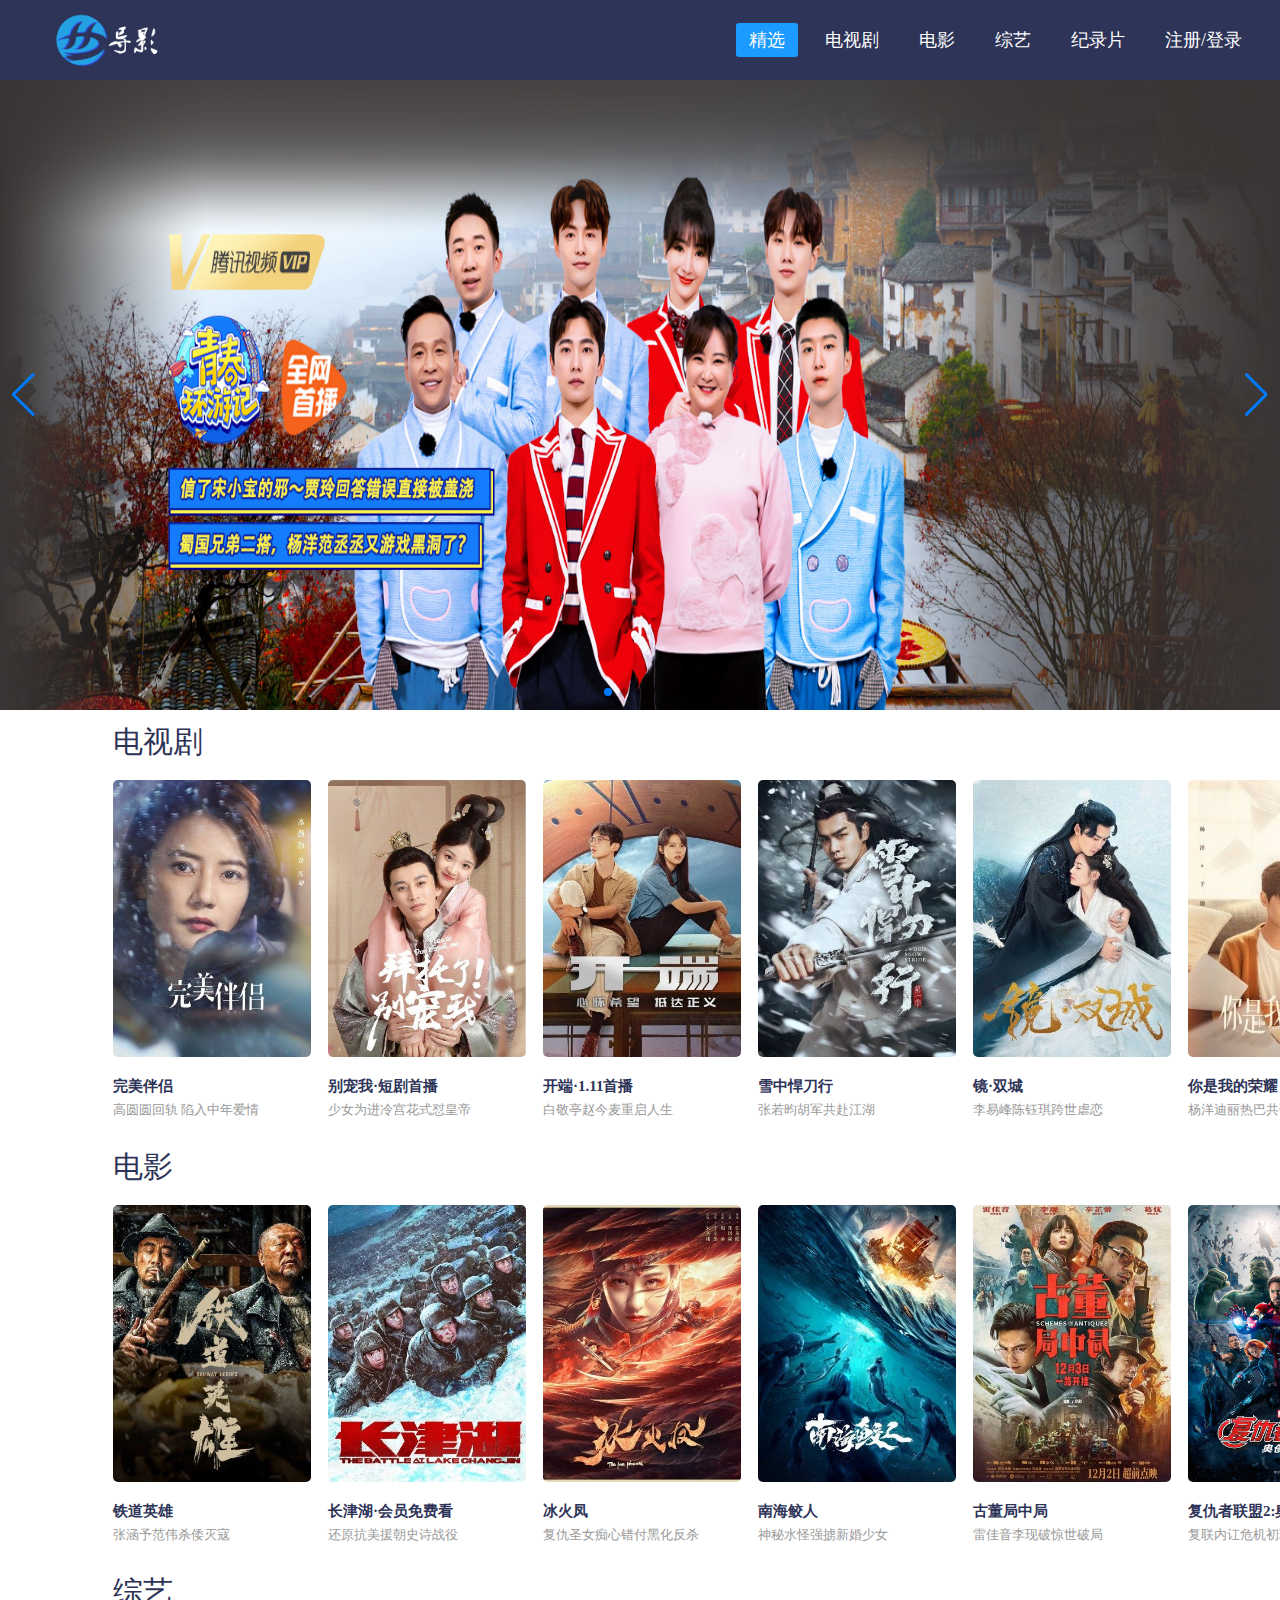
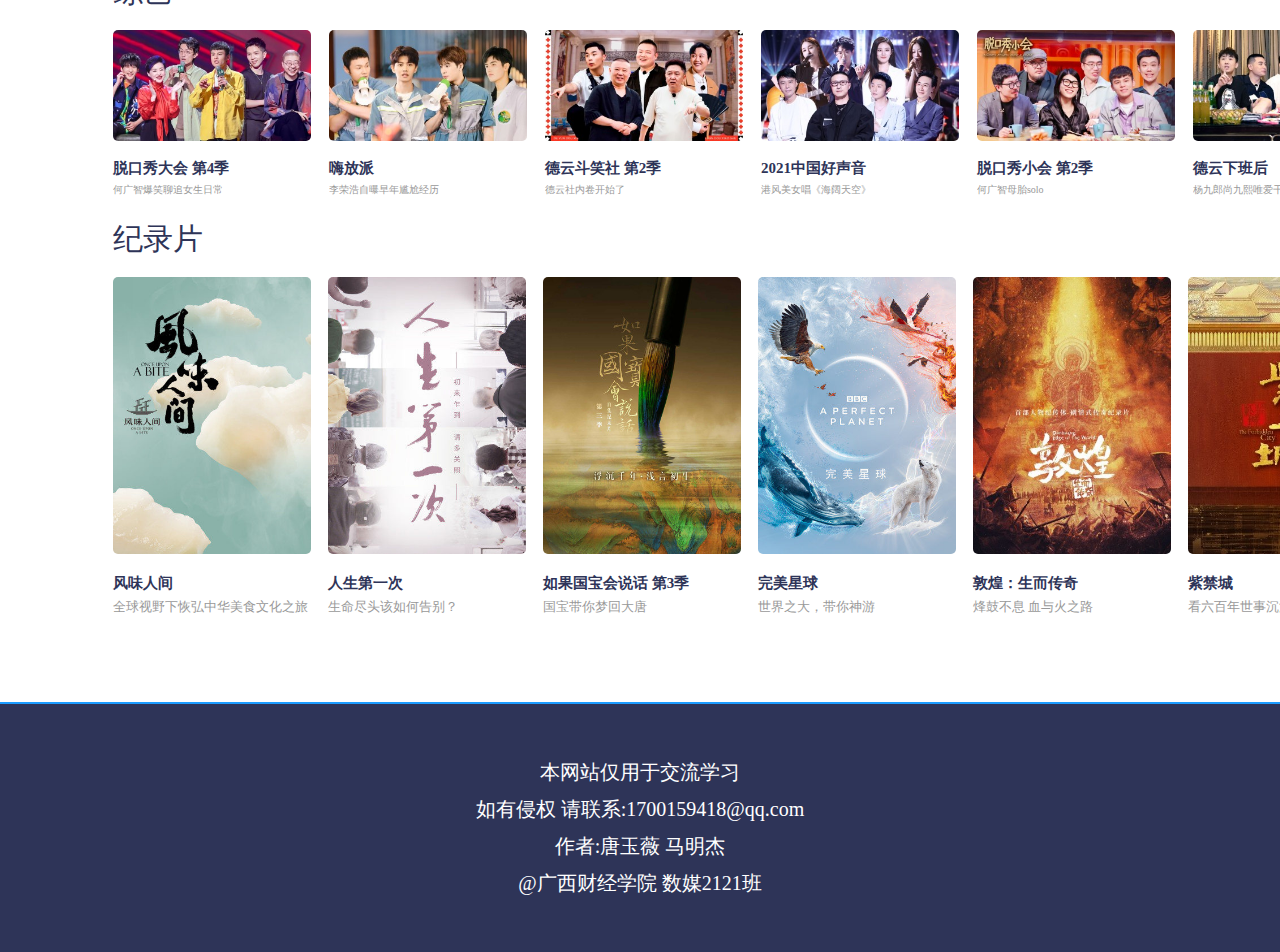
<file: index.html>
<!DOCTYPE html>
<html lang="en">

<head>
  <meta charset="UTF-8">
  <meta http-equiv="X-UA-Compatible" content="IE=edge">
  <meta name="viewport" content="width=device-width, initial-scale=1.0">
  <link rel="stylesheet" href="css/index.css">
  <link rel="stylesheet" href="css/nav.css">
  <link rel="stylesheet" href="css/swiper-bundle.min.css">
  <title>导影</title>
</head>

<body>
  <!-- 导航栏 -->
  <nav>
    <input type="checkbox" id="check">
    <label class="checkbtn" for="check">
      <img class="checkbtn_img" src="images/ul.png" alt="列表">
    </label>
    <label>
      <img src="images/logo.png" alt="" class="logo_img">
    </label>
    <ul>
      <li><a class="action" href="#">精选</a></li>
      <li><a href="Subpage/TVseries/TVseries.html">电视剧</a></li>
      <li><a href="Subpage/Movie/movie.html">电影</a></li>
      <li><a href="Subpage/variety show/variety show.html">综艺</a></li>
      <li><a href="Subpage/Documentary/Documentary.html">纪录片</a></li>
      <li><a href="Subpage/table/table.html">注册/登录</a></li>
    </ul>
  </nav>
  <!-- 轮播图 -->
  <div class="banner">
    <!-- swiper插件 -->
    <div class="swiper">
      <div class="swiper-wrapper">
        <div class="swiper-slide">
          <img src="images/swp1.jpg" alt="" srcset="">
        </div>
        <div class="swiper-slide">
          <img src="images/swp2.jpg" alt="" srcset="">
        </div>
        <div class="swiper-slide">
          <img src="images/swp3.jpg" alt="" srcset="">

        </div>
        <div class="swiper-slide">
          <img src="images/swp4.jpg" alt="" srcset="">
        </div>
        <div class="swiper-slide">
          <img src="images/swp5.jpg" alt="" srcset="">
        </div>
      </div>
      <!-- 如果需要分页器 -->
      <div class="swiper-pagination"></div>
      <!-- 如果需要导航按钮 -->
      <div class="swiper-button-prev"></div>
      <div class="swiper-button-next"></div>
    </div>
  </div>
  <!-- 内容块 -->
  <div class="content">
    <!-- 电视剧 -->
    <div class="TV_series">
      <div class="max_title">
        <a href="Subpage/TVseries/TVseries.html">
          电视剧
        </a>
      </div>
      <!-- 移动端 -->
      <div class="mobile_max">
        <div class="pc_box">
          <div class="pc_main">
            <div class="back_img">
              <img src="images/tv_1.jpg" class="back_img_wh">
            </div>
          </div>
          <div class="introduce">
            <span>完美伴侣</span>
            <span>高圆圆回轨 陷入中年爱情</span>
          </div>
        </div>
        <div class="pc_box">
          <div class="pc_main">
            <div class="back_img">
              <img src="images/tv_2.jpg" class="back_img_wh">
            </div>
          </div>
          <div class="introduce">
            <span>别宠我·短剧首播</span>
            <span>少女为进冷宫花式怼皇帝</span>
          </div>
        </div>
        <div class="pc_box">
          <div class="pc_main">
            <div class="back_img">
              <img src="images/tv_4.jpg" class="back_img_wh">
            </div>
          </div>
          <div class="introduce">
            <span>开端·1.11首播</span>
            <span>白敬亭赵今麦重启人生</span>
          </div>
        </div>
        <div class="pc_box">
          <div class="pc_main">
            <div class="back_img">
              <img src="images/tv_5.jpg" class="back_img_wh">
            </div>
          </div>
          <div class="introduce">
            <span>雪中悍刀行</span>
            <span>张若昀胡军共赴江湖</span>
          </div>
        </div>
        <div class="pc_box">
          <div class="pc_main">
            <div class="back_img">
              <img src="images/tv_6.jpg" class="back_img_wh">
            </div>
          </div>
          <div class="introduce">
            <span>镜·双城</span>
            <span>李易峰陈钰琪跨世虐恋</span>
          </div>
        </div>
        <div class="pc_box">
          <div class="pc_main">
            <div class="back_img">
              <img src="images/tv_7.jpg" class="back_img_wh">
            </div>
          </div>
          <div class="introduce">
            <span>你是我的荣耀</span>
            <span>杨洋迪丽热巴共谱浪漫爱情</span>
          </div>
        </div>
      </div>
      <!-- PC端 -->
      <div class="pc_max">
        <div class="pc_box">
          <div class="pc_main">
            <div class="back_img">
              <img src="images/tv_1.jpg" class="back_img_wh">
            </div>
          </div>
          <div class="introduce">
            <a href="#">
              <span>完美伴侣</span>
            </a>
            <span>高圆圆回轨 陷入中年爱情</span>
          </div>
        </div>
        <div class="pc_box">
          <div class="pc_main">
            <div class="back_img">
              <img src="images/tv_2.jpg" class="back_img_wh">
            </div>
          </div>
          <div class="introduce">
            <a href="#">
              <span>别宠我·短剧首播</span>
            </a>
            <span>少女为进冷宫花式怼皇帝</span>
          </div>
        </div>
        <div class="pc_box">
          <div class="pc_main">
            <div class="back_img">
              <img src="images/tv_4.jpg" class="back_img_wh">
            </div>
          </div>
          <div class="introduce">
            <a href="#">
              <span>开端·1.11首播</span>
            </a>
            <span>白敬亭赵今麦重启人生</span>
          </div>
        </div>
        <div class="pc_box">
          <div class="pc_main">
            <div class="back_img">
              <img src="images/tv_5.jpg" class="back_img_wh">
            </div>
          </div>
          <div class="introduce">
            <a href="#">
              <span>雪中悍刀行</span>
            </a>
            <span>张若昀胡军共赴江湖</span>
          </div>
        </div>
        <div class="pc_box">
          <div class="pc_main">
            <div class="back_img">
              <img src="images/tv_6.jpg" class="back_img_wh">
            </div>
          </div>
          <div class="introduce">
            <a href="#">
              <span>镜·双城</span>
            </a>
            <span>李易峰陈钰琪跨世虐恋</span>
          </div>
        </div>
        <div class="pc_box">
          <div class="pc_main">
            <div class="back_img">
              <img src="images/tv_7.jpg" class="back_img_wh">
            </div>
          </div>
          <div class="introduce">
            <a href="#">
              <span>你是我的荣耀</span>
            </a>
            <span>杨洋迪丽热巴共谱浪漫爱情</span>
          </div>
        </div>
      </div>
    </div>
    <!-- 电影 -->
    <div class="Movie">
      <div class="max_title">
        <a href="Subpage/Movie/movie.html">
          电影
        </a>
      </div>
      <!-- 移动端 -->
      <div class="mobile_max">
        <div class="pc_box">
          <div class="pc_main">
            <a href="Subpage/Subpage one/subpage.html">
              <div class="back_img">
                <img src="images/mv_1.jpg" class="back_img_wh">
              </div>
            </a>
          </div>
          <div class="introduce">
            <a href="Subpage/Subpage one/subpage.html">
              <span>铁道英雄</span>
              <span>张涵予范伟杀倭灭寇</span>
            </a>
          </div>
        </div>
        <div class="pc_box">
          <div class="pc_main">
            <a href="Subpage/Subpage two/subpage.html">
              <div class="back_img">
                <img src="images/mv_2.jpg" class="back_img_wh">
              </div>
            </a>
          </div>
          <div class="introduce">
            <a href="Subpage/Subpage two/subpage.html">
              <span>长津湖·会员免费看</span>
              <span>还原抗美援朝史诗战役 </span>
            </a>
          </div>
        </div>
        <div class="pc_box">
          <div class="pc_main">
            <a href="Subpage/Subpage three/subpage.html">
              <div class="back_img">
                <img src="images/mv_3.jpg" class="back_img_wh">
              </div>
            </a>
          </div>
          <div class="introduce">
            <a href="Subpage/Subpage three/subpage.html">
              <span>冰火凤</span>
              <span>复仇圣女痴心错付黑化反杀</span>
            </a>
          </div>
        </div>
        <div class="pc_box">
          <div class="pc_main">
            <div class="back_img">
              <img src="images/mv_4.jpg" class="back_img_wh">
            </div>
          </div>
          <div class="introduce">
            <span>南海鲛人</span>
            <span>神秘水怪强掳新婚少女</span>
          </div>
        </div>
        <div class="pc_box">
          <div class="pc_main">
            <div class="back_img">
              <img src="images/mv_5.jpg" class="back_img_wh">
            </div>
          </div>
          <div class="introduce">
            <span>古董局中局</span>
            <span>雷佳音李现破惊世破局</span>
          </div>
        </div>
        <div class="pc_box">
          <div class="pc_main">
            <div class="back_img">
              <img src="images/mv_6.jpg" class="back_img_wh">
            </div>
          </div>
          <div class="introduce">
            <span>复仇者联盟2:奥创纪元</span>
            <span>复联内讧危机初现 </span>
          </div>
        </div>
      </div>
      <!-- PC -->
      <div class="pc_max">
        <div class="pc_box">
          <div class="pc_main">
            <a href="Subpage/Subpage one/subpage.html">
              <div class="back_img">
                <img src="images/mv_1.jpg" class="back_img_wh">
              </div>
            </a>
          </div>
          <div class="introduce">
            <a href="Subpage/Subpage one/subpage.html">
              <span>铁道英雄</span>
            </a>
            <span>张涵予范伟杀倭灭寇</span>
          </div>
        </div>
        <div class="pc_box">
          <div class="pc_main">
            <a href="Subpage/Subpage two/subpage.html">
              <div class="back_img">
                <img src="images/mv_2.jpg" class="back_img_wh">
              </div>
            </a>
          </div>
          <div class="introduce">
            <a href="Subpage/Subpage two/subpage.html">
              <span>长津湖·会员免费看</span>
            </a>
            <span>还原抗美援朝史诗战役 </span>
          </div>
        </div>
        <div class="pc_box">
          <div class="pc_main">
            <a href="Subpage/Subpage three/subpage.html">
              <div class="back_img">
                <img src="images/mv_3.jpg" class="back_img_wh">
              </div>
            </a>
          </div>
          <div class="introduce">
            <a href="Subpage/Subpage three/subpage.html">
              <span>冰火凤</span>
            </a>
            <span>复仇圣女痴心错付黑化反杀</span>
          </div>
        </div>
        <div class="pc_box">
          <div class="pc_main">
            <div class="back_img">
              <img src="images/mv_4.jpg" class="back_img_wh">
            </div>
          </div>
          <div class="introduce">
            <a href="#">
              <span>南海鲛人</span>
            </a>
            <span>神秘水怪强掳新婚少女</span>
          </div>
        </div>
        <div class="pc_box">
          <div class="pc_main">
            <div class="back_img">
              <img src="images/mv_5.jpg" class="back_img_wh">
            </div>
          </div>
          <div class="introduce">
            <a href="#">
              <span>古董局中局</span>
            </a>
            <span>雷佳音李现破惊世破局</span>
          </div>
        </div>
        <div class="pc_box">
          <div class="pc_main">
            <div class="back_img">
              <img src="images/mv_6.jpg" class="back_img_wh">
            </div>
          </div>
          <div class="introduce">
            <a href="#">
              <span>复仇者联盟2:奥创纪元</span>
            </a>
            <span>复联内讧危机初现 </span>
          </div>
        </div>
      </div>
    </div>
    <!-- 综艺 -->
    <div class="variety_show">
      <div class="max_title">
        <a href="Subpage/variety show/variety show.html">
          综艺
        </a>
      </div>
      <!-- 移动端 -->
      <div class="mobile_min">
        <div class="min_box">
          <div class="min_img">
            <img src="images/jl_1.jpg" class="back_img_wh">
          </div>
          <div class="introduce">
            <a href="#">
              <span>脱口秀大会 第4季</span>
            </a>
            <span>何广智爆笑聊追女生日常</span>
          </div>
        </div>
        <div class="min_box">
          <div class="min_img">
            <img src="images/jl_2.jpg" class="back_img_wh">
          </div>
          <div class="introduce">
            <a href="#">
              <span>嗨放派</span>
            </a>
            <span>李荣浩自曝早年尴尬经历 </span>
          </div>
        </div>
        <div class="min_box">
          <div class="min_img">
            <img src="images/jl_3.jpg" class="back_img_wh">
          </div>
          <div class="introduce">
            <a href="#">
              <span>德云斗笑社 第2季</span>
            </a>
            <span>德云社内卷开始了</span>
          </div>
        </div>
        <div class="min_box">
          <div class="min_img">
            <img src="images/jl_4.jpg" class="back_img_wh">
          </div>
          <div class="introduce">
            <a href="#">
              <span>2021中国好声音</span>
            </a>
            <span>港风美女唱《海阔天空》 </span>
          </div>
        </div>
      </div>
      <!-- PC -->
      <div class="pc_min">
        <div class="min_box">
          <div class="min_img">
            <img src="images/jl_1.jpg" class="back_img_wh">
          </div>
          <div class="introduce">
            <a href="#">
              <span>脱口秀大会 第4季</span>
            </a>
            <span>何广智爆笑聊追女生日常</span>
          </div>
        </div>
        <div class="min_box">
          <div class="min_img">
            <img src="images/jl_2.jpg" class="back_img_wh">
          </div>
          <div class="introduce">
            <a href="#">
              <span>嗨放派</span>
            </a>
            <span>李荣浩自曝早年尴尬经历 </span>
          </div>
        </div>
        <div class="min_box">
          <div class="min_img">
            <img src="images/jl_3.jpg" class="back_img_wh">
          </div>
          <div class="introduce">
            <a href="#">
              <span>德云斗笑社 第2季</span>
            </a>
            <span>德云社内卷开始了</span>
          </div>
        </div>
        <div class="min_box">
          <div class="min_img">
            <img src="images/jl_4.jpg" class="back_img_wh">
          </div>
          <div class="introduce">
            <a href="#">
              <span>2021中国好声音</span>
            </a>
            <span>港风美女唱《海阔天空》</span>
          </div>
        </div>
        <div class="min_box">
          <div class="min_img">
            <img src="images/jl_5.jpg" class="back_img_wh">
          </div>
          <div class="introduce">
            <a href="#">
              <span>脱口秀小会 第2季</span>
            </a>
            <span>何广智母胎solo</span>
          </div>
        </div>
        <div class="min_box">
          <div class="min_img">
            <img src="images/jl_6.jpg" class="back_img_wh">
          </div>
          <div class="introduce">
            <a href="#">
              <span>德云下班后</span>
            </a>
            <span>杨九郎尚九熙唯爱干脆面 </span>
          </div>
        </div>
      </div>
    </div>
    <!-- 纪录片 -->
    <div class="Documentary">
      <div class="max_title">
        <a href="Subpage/Documentary/Documentary.html">
          纪录片
        </a>
      </div>
      <!-- 移动端 -->
      <div class="mobile_max">
        <div class="pc_box">
          <div class="pc_main">
            <div class="back_img">
              <img src="images/jilu_1.jpg" class="back_img_wh">
            </div>
          </div>
          <div class="introduce">
            <span>风味人间</span>
            <span>全球视野下恢弘中华美食文化之旅</span>
          </div>
        </div>
        <div class="pc_box">
          <div class="pc_main">
            <div class="back_img">
              <img src="images/jilu_2.jpg" class="back_img_wh">
            </div>
          </div>
          <div class="introduce">
            <span>人生第一次</span>
            <span>生命尽头该如何告别？</span>
          </div>
        </div>
        <div class="pc_box">
          <div class="pc_main">
            <div class="back_img">
              <img src="images/jilu_3.jpg" class="back_img_wh">
            </div>
          </div>
          <div class="introduce">
            <span>如果国宝会说话 第3季</span>
            <span>国宝带你梦回大唐</span>
          </div>
        </div>
        <div class="pc_box">
          <div class="pc_main">
            <div class="back_img">
              <img src="images/jilu_4.jpg" class="back_img_wh">
            </div>
          </div>
          <div class="introduce">
            <span>完美星球</span>
            <span>世界之大，带你神游</span>
          </div>
        </div>
        <div class="pc_box">
          <div class="pc_main">
            <div class="back_img">
              <img src="images/jilu_5.jpg" class="back_img_wh">
            </div>
          </div>
          <div class="introduce">
            <span>敦煌：生而传奇</span>
            <span>烽鼓不息 血与火之路</span>
          </div>
        </div>
        <div class="pc_box">
          <div class="pc_main">
            <div class="back_img">
              <img src="images/jilu_6.jpg" class="back_img_wh">
            </div>
          </div>
          <div class="introduce">
            <span>紫禁城</span>
            <span>看六百年世事沉浮，寻五千年华夏之魂</span>
          </div>
        </div>
      </div>
      <!-- PC -->
      <div class="pc_max">
        <div class="pc_box">
          <div class="pc_main">
            <div class="back_img">
              <img src="images/jilu_1.jpg" class="back_img_wh">
            </div>
          </div>
          <div class="introduce">
            <a href="#">
              <span>风味人间</span>
            </a>
            <span>全球视野下恢弘中华美食文化之旅</span>
          </div>
        </div>
        <div class="pc_box">
          <div class="pc_main">
            <div class="back_img">
              <img src="images/jilu_2.jpg" class="back_img_wh">
            </div>
          </div>
          <div class="introduce">
            <a href="#">
              <span>人生第一次</span>
            </a>
            <span>生命尽头该如何告别？</span>
          </div>
        </div>
        <div class="pc_box">
          <div class="pc_main">
            <div class="back_img">
              <img src="images/jilu_3.jpg" class="back_img_wh">
            </div>
          </div>
          <div class="introduce">
            <a href="#">
              <span>如果国宝会说话 第3季</span>
            </a>
            <span>国宝带你梦回大唐</span>
          </div>
        </div>
        <div class="pc_box">
          <div class="pc_main">
            <div class="back_img">
              <img src="images/jilu_4.jpg" class="back_img_wh">
            </div>
          </div>
          <div class="introduce">
            <a href="#">
              <span>完美星球</span>
            </a>
            <span>世界之大，带你神游</span>
          </div>
        </div>
        <div class="pc_box">
          <div class="pc_main">
            <div class="back_img">
              <img src="images/jilu_5.jpg" class="back_img_wh">
            </div>
          </div>
          <div class="introduce">
            <a href="#">
              <span>敦煌：生而传奇</span>
            </a>
            <span>烽鼓不息 血与火之路</span>
          </div>
        </div>
        <div class="pc_box">
          <div class="pc_main">
            <div class="back_img">
              <img src="images/jilu_6.jpg" class="back_img_wh">
            </div>
          </div>
          <div class="introduce">
            <a href="#">
              <span>紫禁城</span>
            </a>
            <span>看六百年世事沉浮，寻五千年华夏之魂</span>
          </div>
        </div>
      </div>
    </div>
  </div>
  <!-- 页脚 -->
  <footer>
    <div class="foot_content">
      <p>本网站仅用于交流学习</p>
      <p>如有侵权 请联系:1700159418@qq.com</p>
      <p>作者:唐玉薇 马明杰</p>
      <p>@广西财经学院 数媒2121班</p>
    </div>
  </footer>
  <script src="js/swiper-bundle.min.js"></script>
  <script src="js/index.js"></script>
</body>

</html>
</file>
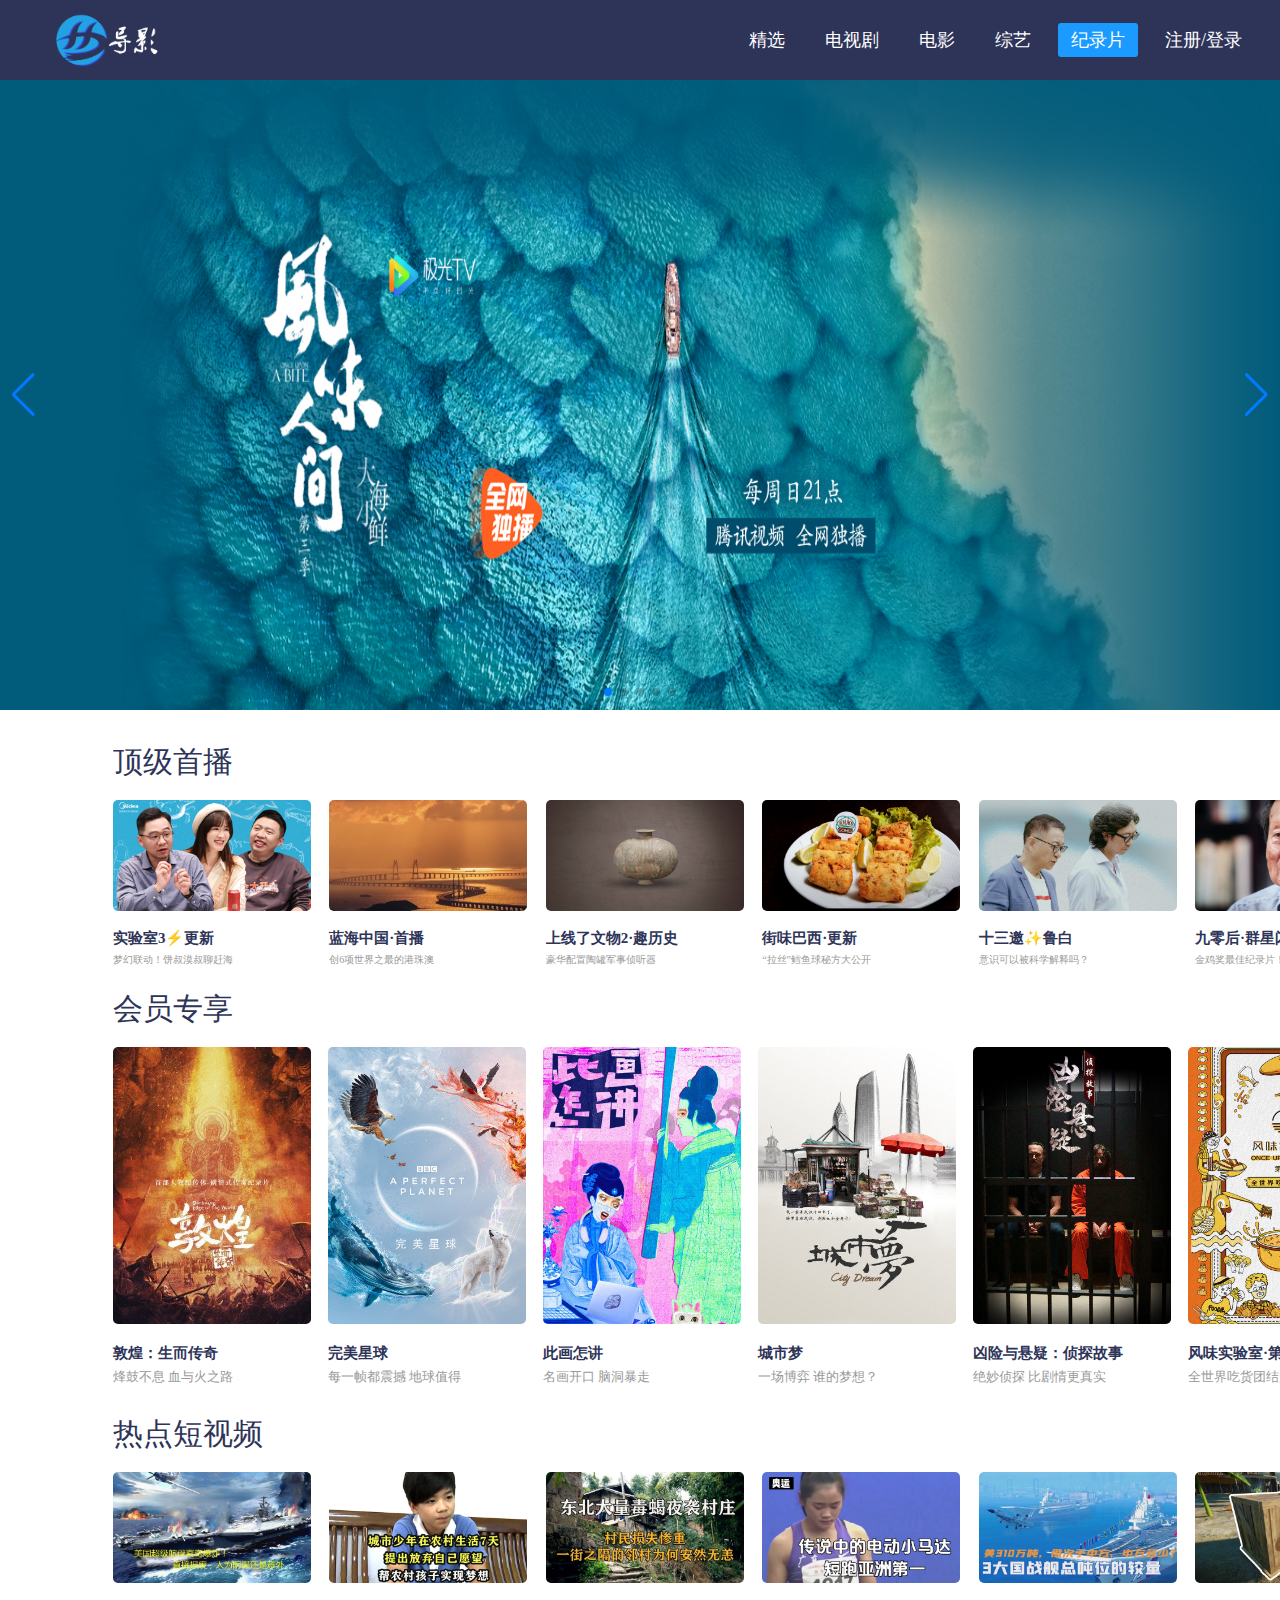
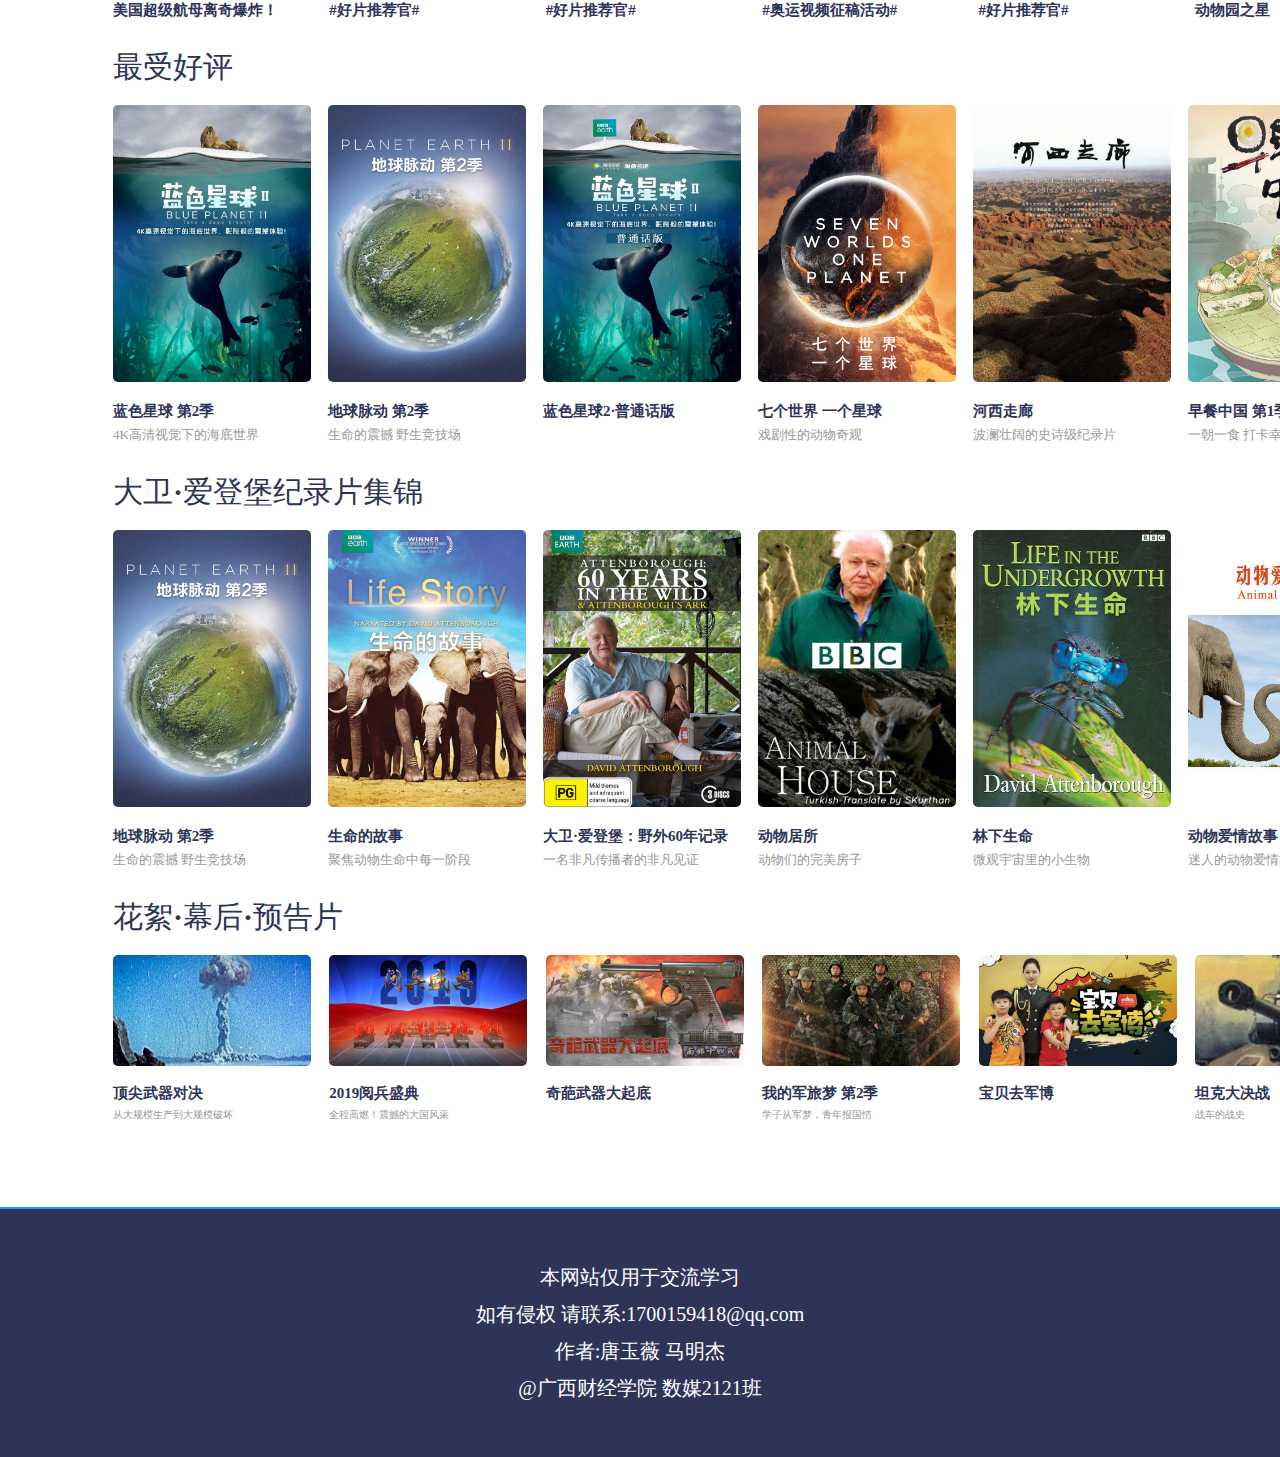
<file: Subpage/Documentary/Documentary.html>
<!DOCTYPE html>
<html lang="en">

<head>
    <meta charset="UTF-8">
    <meta http-equiv="X-UA-Compatible" content="IE=edge">
    <meta name="viewport" content="width=device-width, initial-scale=1.0">
    <title>纪录片</title>
    <link rel="stylesheet" href="../../css/nav.css">
    <link rel="stylesheet" href="../../css/swiper-bundle.min.css">
    <link rel="stylesheet" href="css/Documentary.css">
</head>

<body>
    <!-- 导航栏 -->
    <nav>
        <input type="checkbox" id="check">
        <label class="checkbtn" for="check">
            <img class="checkbtn_img" src="../../images/ul.png" alt="列表">
        </label>
        <label>
            <img src="../../images/logo.png" alt="" class="logo_img">
        </label>
        <ul>
            <li><a href="../../index.html">精选</a></li>
            <li><a href="../TVseries/TVseries.html">电视剧</a></li>
            <li><a href="../Movie/movie.html">电影</a></li>
            <li><a href="../variety show/variety show.html">综艺</a></li>
            <li><a class="action" href="#">纪录片</a></li>
            <li><a href="../table/table.html">注册/登录</a></li>
        </ul>
    </nav>
    <!-- 轮播图 -->
    <div class="banner">
        <!-- swiper插件 -->
        <div class="swiper">
            <div class="swiper-wrapper">
                <div class="swiper-slide">
                    <img src="images/swp1.jpg" alt="" srcset="">
                </div>
                <div class="swiper-slide">
                    <img src="images/swp2.jpg" alt="" srcset="">
                </div>
                <div class="swiper-slide">
                    <img src="images/swp3.jpg" alt="" srcset="">

                </div>
                <div class="swiper-slide">
                    <img src="images/swp4.jpg" alt="" srcset="">
                </div>
                <div class="swiper-slide">
                    <img src="images/swp5.jpg" alt="" srcset="">
                </div>
            </div>
            <!-- 如果需要分页器 -->
            <div class="swiper-pagination"></div>
            <!-- 如果需要导航按钮 -->
            <div class="swiper-button-prev"></div>
            <div class="swiper-button-next"></div>
        </div>
    </div>
    <div class="content">
        <!-- 顶级首播 -->
        <div class="hit-movie">
            <div class="box-title">
                <span>
                    顶级首播
                </span>
            </div>
            <!-- PC -->
            <div class="pc_min">
                <div class="min_box">
                    <div class="min_img">
                        <img src="images/dy_ding_1.jpg" class="back_img_wh">
                    </div>
                    <div class="introduce">
                        <a href="#">
                            <span>实验室3⚡更新</span>
                        </a>
                        <span>梦幻联动！饼叔漠叔聊赶海</span>
                    </div>
                </div>
                <div class="min_box">
                    <div class="min_img">
                        <img src="images/dy_ding_2.jpg" class="back_img_wh">
                    </div>
                    <div class="introduce">
                        <a href="#">
                            <span>蓝海中国·首播</span>
                        </a>
                        <span>创6项世界之最的港珠澳</span>
                    </div>
                </div>
                <div class="min_box">
                    <div class="min_img">
                        <img src="images/dy_ding_3.jpg" class="back_img_wh">
                    </div>
                    <div class="introduce">
                        <a href="#">
                            <span>上线了文物2·趣历史</span>
                        </a>
                        <span>豪华配置陶罐军事侦听器</span>
                    </div>
                </div>
                <div class="min_box">
                    <div class="min_img">
                        <img src="images/dy_ding_4.jpg" class="back_img_wh">
                    </div>
                    <div class="introduce">
                        <a href="#">
                            <span>街味巴西·更新</span>
                        </a>
                        <span>“拉丝”鳕鱼球秘方大公开</span>
                    </div>
                </div>
                <div class="min_box">
                    <div class="min_img">
                        <img src="images/dy_ding_5.jpg" class="back_img_wh">
                    </div>
                    <div class="introduce">
                        <a href="#">
                            <span>十三邀✨鲁白</span>
                        </a>
                        <span>意识可以被科学解释吗？</span>
                    </div>
                </div>
                <div class="min_box">
                    <div class="min_img">
                        <img src="images/dy_ding_6.jpg" class="back_img_wh">
                    </div>
                    <div class="introduce">
                        <a href="#">
                            <span>九零后·群星闪耀</span>
                        </a>
                        <span>金鸡奖最佳纪录片！敬传奇</span>
                    </div>
                </div>
            </div>
            <!-- 移动端 -->
            <div class="mobile_min">
                <div class="min_box">
                    <div class="min_img">
                        <img src="images/dy_ding_1.jpg" class="back_img_wh">
                    </div>
                    <div class="introduce">
                        <a href="#">
                            <span>实验室3⚡更新</span>
                        </a>
                        <span>梦幻联动！饼叔漠叔聊赶海</span>
                    </div>
                </div>
                <div class="min_box">
                    <div class="min_img">
                        <img src="images/dy_ding_2.jpg" class="back_img_wh">
                    </div>
                    <div class="introduce">
                        <a href="#">
                            <span>蓝海中国·首播</span>
                        </a>
                        <span>创6项世界之最的港珠澳</span>
                    </div>
                </div>
                <div class="min_box">
                    <div class="min_img">
                        <img src="images/dy_ding_3.jpg" class="back_img_wh">
                    </div>
                    <div class="introduce">
                        <a href="#">
                            <span>上线了文物2·趣历史</span>
                        </a>
                        <span>豪华配置陶罐军事侦听器</span>
                    </div>
                </div>
                <div class="min_box">
                    <div class="min_img">
                        <img src="images/dy_ding_4.jpg" class="back_img_wh">
                    </div>
                    <div class="introduce">
                        <a href="#">
                            <span>街味巴西·更新</span>
                        </a>
                        <span>“拉丝”鳕鱼球秘方大公开</span>
                    </div>
                </div>
            </div>
        </div>
        <!-- 会员专享 -->
        <div class="premiere-theater">
            <div class="box-title">
                <span>
                    会员专享
                </span>
            </div>
            <!-- PC -->
            <div class="pc_max">
                <div class="pc_box">
                    <div class="pc_main">
                        <div class="back_img">
                            <img src="images/dy_vip_1.jpg" class="back_img_wh">
                        </div>
                    </div>
                    <div class="introduce">
                        <a href="#">
                            <span>敦煌：生而传奇</span>
                        </a>
                        <span>烽鼓不息 血与火之路</span>
                    </div>
                </div>
                <div class="pc_box">
                    <div class="pc_main">
                        <div class="back_img">
                            <img src="images/dy_vip_2.jpg" class="back_img_wh">
                        </div>
                    </div>
                    <div class="introduce">
                        <a href="#">
                            <span>完美星球</span>
                        </a>
                        <span>每一帧都震撼 地球值得</span>
                    </div>
                </div>
                <div class="pc_box">
                    <div class="pc_main">
                        <div class="back_img">
                            <img src="images/dy_vip_3.jpg" class="back_img_wh">
                        </div>
                    </div>
                    <div class="introduce">
                        <a href="#">
                            <span>此画怎讲</span>
                        </a>
                        <span>名画开口 脑洞暴走</span>
                    </div>
                </div>
                <div class="pc_box">
                    <div class="pc_main">
                        <div class="back_img">
                            <img src="images/dy_vip_4.jpg" class="back_img_wh">
                        </div>
                    </div>
                    <div class="introduce">
                        <a href="#">
                            <span>城市梦</span>
                        </a>
                        <span>一场博弈 谁的梦想？</span>
                    </div>
                </div>
                <div class="pc_box">
                    <div class="pc_main">
                        <div class="back_img">
                            <img src="images/dy_vip_5.jpg" class="back_img_wh">
                        </div>
                    </div>
                    <div class="introduce">
                        <a href="#">
                            <span>凶险与悬疑：侦探故事</span>
                        </a>
                        <span>绝妙侦探 比剧情更真实</span>
                    </div>
                </div>
                <div class="pc_box">
                    <div class="pc_main">
                        <div class="back_img">
                            <img src="images/dy_vip_6.jpg" class="back_img_wh">
                        </div>
                    </div>
                    <div class="introduce">
                        <a href="#">
                            <span>风味实验室·第2季</span>
                        </a>
                        <span>全世界吃货团结起来</span>
                    </div>
                </div>
            </div>
            <!-- 移动端 -->
            <div class="mobile_max">
                <div class="pc_box">
                    <div class="pc_main">
                        <div class="back_img">
                            <img src="images/dy_vip_1.jpg" class="back_img_wh">
                        </div>
                    </div>
                    <div class="introduce">
                        <span>敦煌：生而传奇</span>
                        <span>烽鼓不息 血与火之路</span>
                    </div>
                </div>
                <div class="pc_box">
                    <div class="pc_main">
                        <div class="back_img">
                            <img src="images/dy_vip_2.jpg" class="back_img_wh">
                        </div>
                    </div>
                    <div class="introduce">
                        <span>完美星球</span>
                        <span>每一帧都震撼 地球值得</span>
                    </div>
                </div>
                <div class="pc_box">
                    <div class="pc_main">
                        <div class="back_img">
                            <img src="images/dy_vip_3.jpg" class="back_img_wh">
                        </div>
                    </div>
                    <div class="introduce">
                        <span>此画怎讲</span>
                        <span>名画开口 脑洞暴走</span>
                    </div>
                </div>
                <div class="pc_box">
                    <div class="pc_main">
                        <div class="back_img">
                            <img src="images/dy_vip_4.jpg" class="back_img_wh">
                        </div>
                    </div>
                    <div class="introduce">
                        <span>城市梦</span>
                        <span>一场博弈 谁的梦想？ </span>
                    </div>
                </div>
                <div class="pc_box">
                    <div class="pc_main">
                        <div class="back_img">
                            <img src="images/dy_vip_5.jpg" class="back_img_wh">
                        </div>
                    </div>
                    <div class="introduce">
                        <span>凶险与悬疑：侦探故事</span>
                        <span>绝妙侦探 比剧情更真实</span>
                    </div>
                </div>
                <div class="pc_box">
                    <div class="pc_main">
                        <div class="back_img">
                            <img src="images/dy_vip_6.jpg" class="back_img_wh">
                        </div>
                    </div>
                    <div class="introduce">
                        <span>风味实验室·第2季</span>
                        <span>全世界吃货团结起来</span>
                    </div>
                </div>
            </div>
        </div>
        <!-- 热点短视频 -->
        <div class="homemade-movie">
            <div class="box-title">
                <span>
                    热点短视频
                </span>
            </div>
            <!-- PC -->
            <div class="pc_min">
                <div class="min_box">
                    <div class="min_img">
                        <img src="images/dy_duan_1.jpg" class="back_img_wh">
                    </div>
                    <div class="introduce">
                        <span>美国超级航母离奇爆炸！</span>
                    </div>
                </div>
                <div class="min_box">
                    <div class="min_img">
                        <img src="images/dy_duan_2.jpg" class="back_img_wh">
                    </div>
                    <div class="introduce">
                        <span>#好片推荐官#</span>
                    </div>
                </div>
                <div class="min_box">
                    <div class="min_img">
                        <img src="images/dy_duan_3.jpg" class="back_img_wh">
                    </div>
                    <div class="introduce">
                        <span>#好片推荐官#</span>
                    </div>
                </div>
                <div class="min_box">
                    <div class="min_img">
                        <img src="images/dy_duan_4.jpg" class="back_img_wh">
                    </div>
                    <div class="introduce">
                        <span>#奥运视频征稿活动#</span>
                    </div>
                </div>
                <div class="min_box">
                    <div class="min_img">
                        <img src="images/dy_duan_5.jpg" class="back_img_wh">
                    </div>
                    <div class="introduce">
                        <span>#好片推荐官#</span>
                    </div>
                </div>
                <div class="min_box">
                    <div class="min_img">
                        <img src="images/dy_duan_6.jpg" class="back_img_wh">
                    </div>
                    <div class="introduce">
                        <span>动物园之星</span>
                    </div>
                </div>
            </div>
            <!-- 移动端 -->
            <div class="mobile_min">
                <div class="min_box">
                    <div class="min_img">
                        <img src="images/dy_duan_1.jpg" class="back_img_wh">
                    </div>
                    <div class="introduce">
                        <span>美国超级航母离奇爆炸！</span>
                    </div>
                </div>
                <div class="min_box">
                    <div class="min_img">
                        <img src="images/dy_duan_2.jpg" class="back_img_wh">
                    </div>
                    <div class="introduce">
                        <span>#好片推荐官#</span>
                    </div>
                </div>
                <div class="min_box">
                    <div class="min_img">
                        <img src="images/dy_duan_3.jpg" class="back_img_wh">
                    </div>
                    <div class="introduce">
                        <span>#好片推荐官#</span>
                    </div>
                </div>
                <div class="min_box">
                    <div class="min_img">
                        <img src="images/dy_duan_4.jpg" class="back_img_wh">
                    </div>
                    <div class="introduce">
                        <span>#奥运视频征稿活动#</span>
                    </div>
                </div>
            </div>
        </div>
        <!-- 最受好评 -->
        <div class="Film-review-column">
            <div class="box-title">
                <span>
                    最受好评
                </span>
            </div>
            <!-- PC -->
            <div class="pc_max">
                <div class="pc_box">
                    <div class="pc_main">
                        <div class="back_img">
                            <img src="images/dy_more_1.jpg" class="back_img_wh">
                        </div>
                    </div>
                    <div class="introduce">
                        <a href="#">
                            <span>蓝色星球 第2季</span>
                        </a>
                        <span>4K高清视觉下的海底世界</span>
                    </div>
                </div>
                <div class="pc_box">
                    <div class="pc_main">
                        <div class="back_img">
                            <img src="images/dy_more_2.jpg" class="back_img_wh">
                        </div>
                    </div>
                    <div class="introduce">
                        <a href="#">
                            <span>地球脉动 第2季</span>
                        </a>
                        <span>生命的震撼 野生竞技场</span>
                    </div>
                </div>
                <div class="pc_box">
                    <div class="pc_main">
                        <div class="back_img">
                            <img src="images/dy_more_3.jpg" class="back_img_wh">
                        </div>
                    </div>
                    <div class="introduce">
                        <span>蓝色星球2·普通话版</span>
                    </div>
                </div>
                <div class="pc_box">
                    <div class="pc_main">
                        <div class="back_img">
                            <img src="images/dy_more_4.jpg" class="back_img_wh">
                        </div>
                    </div>
                    <div class="introduce">
                        <a href="#">
                            <span>七个世界 一个星球</span>
                        </a>
                        <span>戏剧性的动物奇观</span>
                    </div>
                </div>
                <div class="pc_box">
                    <div class="pc_main">
                        <div class="back_img">
                            <img src="images/dy_more_5.jpg" class="back_img_wh">
                        </div>
                    </div>
                    <div class="introduce">
                        <a href="#">
                            <span>河西走廊</span>
                        </a>
                        <span>波澜壮阔的史诗级纪录片</span>
                    </div>
                </div>
                <div class="pc_box">
                    <div class="pc_main">
                        <div class="back_img">
                            <img src="images/dy_more_6.jpg" class="back_img_wh">
                        </div>
                    </div>
                    <div class="introduce">
                        <a href="#">
                            <span>早餐中国 第1季</span>
                        </a>
                        <span>一朝一食 打卡幸福</span>
                    </div>
                </div>
            </div>
            <!-- 移动端 -->
            <div class="mobile_max">
                <div class="pc_box">
                    <div class="pc_main">
                        <div class="back_img">
                            <img src="images/dy_more_1.jpg" class="back_img_wh">
                        </div>
                    </div>
                    <div class="introduce">
                        <span>蓝色星球 第2季</span>
                        <span>4K高清视觉下的海底世界</span>
                    </div>
                </div>
                <div class="pc_box">
                    <div class="pc_main">
                        <div class="back_img">
                            <img src="images/dy_more_2.jpg" class="back_img_wh">
                        </div>
                    </div>
                    <div class="introduce">
                        <span>地球脉动 第2季</span>
                        <span>生命的震撼 野生竞技场</span>
                    </div>
                </div>
                <div class="pc_box">
                    <div class="pc_main">
                        <div class="back_img">
                            <img src="images/dy_more_3.jpg" class="back_img_wh">
                        </div>
                    </div>
                    <div class="introduce">
                        <span>蓝色星球2·普通话版</span>
                    </div>
                </div>
                <div class="pc_box">
                    <div class="pc_main">
                        <div class="back_img">
                            <img src="images/dy_more_4.jpg" class="back_img_wh">
                        </div>
                    </div>
                    <div class="introduce">
                        <span>七个世界 一个星球</span>
                        <span>戏剧性的动物奇观</span>
                    </div>
                </div>
                <div class="pc_box">
                    <div class="pc_main">
                        <div class="back_img">
                            <img src="images/dy_more_5.jpg" class="back_img_wh">
                        </div>
                    </div>
                    <div class="introduce">
                        <span>河西走廊</span>
                        <span>波澜壮阔的史诗级纪录片</span>
                    </div>
                </div>
                <div class="pc_box">
                    <div class="pc_main">
                        <div class="back_img">
                            <img src="images/dy_more_6.jpg" class="back_img_wh">
                        </div>
                    </div>
                    <div class="introduce">
                        <span>早餐中国 第1季</span>
                        <span>一朝一食 打卡幸福</span>
                    </div>
                </div>
            </div>
        </div>
        <!-- 大卫·爱登堡纪录片集锦 -->
        <div class="Featured-planning">
            <div class="box-title">
                <span>
                    大卫·爱登堡纪录片集锦
                </span>
            </div>
            <!-- PC -->
            <div class="pc_max">
                <div class="pc_box">
                    <div class="pc_main">
                        <div class="back_img">
                            <img src="images/dy_wei_1.jpg" class="back_img_wh">
                        </div>
                    </div>
                    <div class="introduce">
                        <a href="#">
                            <span>地球脉动 第2季</span>
                        </a>
                        <span>生命的震撼 野生竞技场</span>
                    </div>
                </div>
                <div class="pc_box">
                    <div class="pc_main">
                        <div class="back_img">
                            <img src="images/dy_wei_2.jpg" class="back_img_wh">
                        </div>
                    </div>
                    <div class="introduce">
                        <a href="#">
                            <span>生命的故事</span>
                        </a>
                        <span>聚焦动物生命中每一阶段</span>
                    </div>
                </div>
                <div class="pc_box">
                    <div class="pc_main">
                        <div class="back_img">
                            <img src="images/dy_wei_3.jpg" class="back_img_wh">
                        </div>
                    </div>
                    <div class="introduce">
                        <a href="#">
                            <span>大卫·爱登堡：野外60年记录</span>
                        </a>
                        <span>一名非凡传播者的非凡见证</span>
                    </div>
                </div>
                <div class="pc_box">
                    <div class="pc_main">
                        <div class="back_img">
                            <img src="images/dy_wei_4.jpg" class="back_img_wh">
                        </div>
                    </div>
                    <div class="introduce">
                        <a href="#">
                            <span>动物居所</span>
                        </a>
                        <span>动物们的完美房子</span>
                    </div>
                </div>
                <div class="pc_box">
                    <div class="pc_main">
                        <div class="back_img">
                            <img src="images/dy_wei_5.jpg" class="back_img_wh">
                        </div>
                    </div>
                    <div class="introduce">
                        <a href="#">
                            <span>林下生命</span>
                        </a>
                        <span>微观宇宙里的小生物</span>
                    </div>
                </div>
                <div class="pc_box">
                    <div class="pc_main">
                        <div class="back_img">
                            <img src="images/dy_wei_6.jpg" class="back_img_wh">
                        </div>
                    </div>
                    <div class="introduce">
                        <a href="#">
                            <span>动物爱情故事</span>
                        </a>
                        <span>迷人的动物爱情故事</span>
                    </div>
                </div>
            </div>
            <!-- 移动端 -->
            <div class="mobile_max">
                <div class="pc_box">
                    <div class="pc_main">
                        <div class="back_img">
                            <img src="images/dy_wei_1.jpg" class="back_img_wh">
                        </div>
                    </div>
                    <div class="introduce">
                        <span>地球脉动 第2季</span>
                        <span>生命的震撼 野生竞技场</span>
                    </div>
                </div>
                <div class="pc_box">
                    <div class="pc_main">
                        <div class="back_img">
                            <img src="images/dy_wei_2.jpg" class="back_img_wh">
                        </div>
                    </div>
                    <div class="introduce">
                        <span>生命的故事</span>
                        <span>聚焦动物生命中每一阶段</span>
                    </div>
                </div>
                <div class="pc_box">
                    <div class="pc_main">
                        <div class="back_img">
                            <img src="images/dy_wei_3.jpg" class="back_img_wh">
                        </div>
                    </div>
                    <div class="introduce">
                        <span>大卫·爱登堡：野外60年记录</span>
                        <span>一名非凡传播者的非凡见证</span>
                    </div>
                </div>
                <div class="pc_box">
                    <div class="pc_main">
                        <div class="back_img">
                            <img src="images/dy_wei_4.jpg" class="back_img_wh">
                        </div>
                    </div>
                    <div class="introduce">
                        <span>动物居所</span>
                        <span>动物们的完美房子</span>
                    </div>
                </div>
                <div class="pc_box">
                    <div class="pc_main">
                        <div class="back_img">
                            <img src="images/dy_wei_5.jpg" class="back_img_wh">
                        </div>
                    </div>
                    <div class="introduce">
                        <span>林下生命</span>
                        <span>微观宇宙里的小生物</span>
                    </div>
                </div>
                <div class="pc_box">
                    <div class="pc_main">
                        <div class="back_img">
                            <img src="images/dy_wei_6.jpg" class="back_img_wh">
                        </div>
                    </div>
                    <div class="introduce">
                        <span>动物爱情故事</span>
                        <span>迷人的动物爱情故事</span>
                    </div>
                </div>
            </div>
        </div>
        <!-- 花絮·幕后·预告片 -->
        <div class="Best-Film-Awards">
            <div class="box-title">
                <span>
                    花絮·幕后·预告片
                </span>
            </div>
            <!-- PC -->
            <div class="pc_min">
                <div class="min_box">
                    <div class="min_img">
                        <img src="images/dy_hua_1.jpg" class="back_img_wh">
                    </div>
                    <div class="introduce">
                        <a href="#">
                            <span>顶尖武器对决</span>
                        </a>
                        <span>从大规模生产到大规模破坏</span>
                    </div>
                </div>
                <div class="min_box">
                    <div class="min_img">
                        <img src="images/dy_hua_2.jpg" class="back_img_wh">
                    </div>
                    <div class="introduce">
                        <a href="#">
                            <span>2019阅兵盛典</span>
                        </a>
                        <span>全程高燃！震撼的大国风采</span>
                    </div>
                </div>
                <div class="min_box">
                    <div class="min_img">
                        <img src="images/dy_hua_3.jpg" class="back_img_wh">
                    </div>
                    <div class="introduce">
                        <a href="#">
                            <span>奇葩武器大起底</span>
                        </a>
                    </div>
                </div>
                <div class="min_box">
                    <div class="min_img">
                        <img src="images/dy_hua_4.jpg" class="back_img_wh">
                    </div>
                    <div class="introduce">
                        <a href="#">
                            <span>我的军旅梦 第2季</span>
                        </a>
                        <span>学子从军梦，青年报国情</span>
                    </div>
                </div>
                <div class="min_box">
                    <div class="min_img">
                        <img src="images/dy_hua_5.jpg" class="back_img_wh">
                    </div>
                    <div class="introduce">
                        <a href="#">
                            <span>宝贝去军博</span>
                        </a>
                    </div>
                </div>
                <div class="min_box">
                    <div class="min_img">
                        <img src="images/dy_hua_6.jpg" class="back_img_wh">
                    </div>
                    <div class="introduce">
                        <a href="#">
                            <span>坦克大决战</span>
                        </a>
                        <span>战车的战史</span>
                    </div>
                </div>
            </div>
            <!-- 移动端 -->
            <div class="mobile_min">
                <div class="min_box">
                    <div class="min_img">
                        <img src="images/dy_hua_1.jpg" class="back_img_wh">
                    </div>
                    <div class="introduce">
                        <a href="#">
                            <span>顶尖武器对决</span>
                        </a>
                        <span>从大规模生产到大规模破坏</span>
                    </div>
                </div>
                <div class="min_box">
                    <div class="min_img">
                        <img src="images/dy_hua_2.jpg" class="back_img_wh">
                    </div>
                    <div class="introduce">
                        <a href="#">
                            <span>2019阅兵盛典</span>
                        </a>
                        <span>全程高燃！震撼的大国风采</span>
                    </div>
                </div>
                <div class="min_box">
                    <div class="min_img">
                        <img src="images/dy_hua_3.jpg" class="back_img_wh">
                    </div>
                    <div class="introduce">
                        <a href="#">
                            <span>奇葩武器大起底</span>
                        </a>
                    </div>
                </div>
                <div class="min_box">
                    <div class="min_img">
                        <img src="images/dy_hua_4.jpg" class="back_img_wh">
                    </div>
                    <div class="introduce">
                        <a href="#">
                            <span>我的军旅梦 第2季</span>
                        </a>
                        <span>学子从军梦，青年报国情</span>
                    </div>
                </div>
            </div>
        </div>
    </div>
    <!-- 页脚 -->
    <footer>
        <div class="foot_content">
            <p>本网站仅用于交流学习</p>
            <p>如有侵权 请联系:1700159418@qq.com</p>
            <p>作者:唐玉薇 马明杰</p>
            <p>@广西财经学院 数媒2121班</p>
        </div>
    </footer>
    <script src="../../js/swiper-bundle.min.js"></script>
    <script src="../../js/index.js"></script>
</body>

</html>
</file>
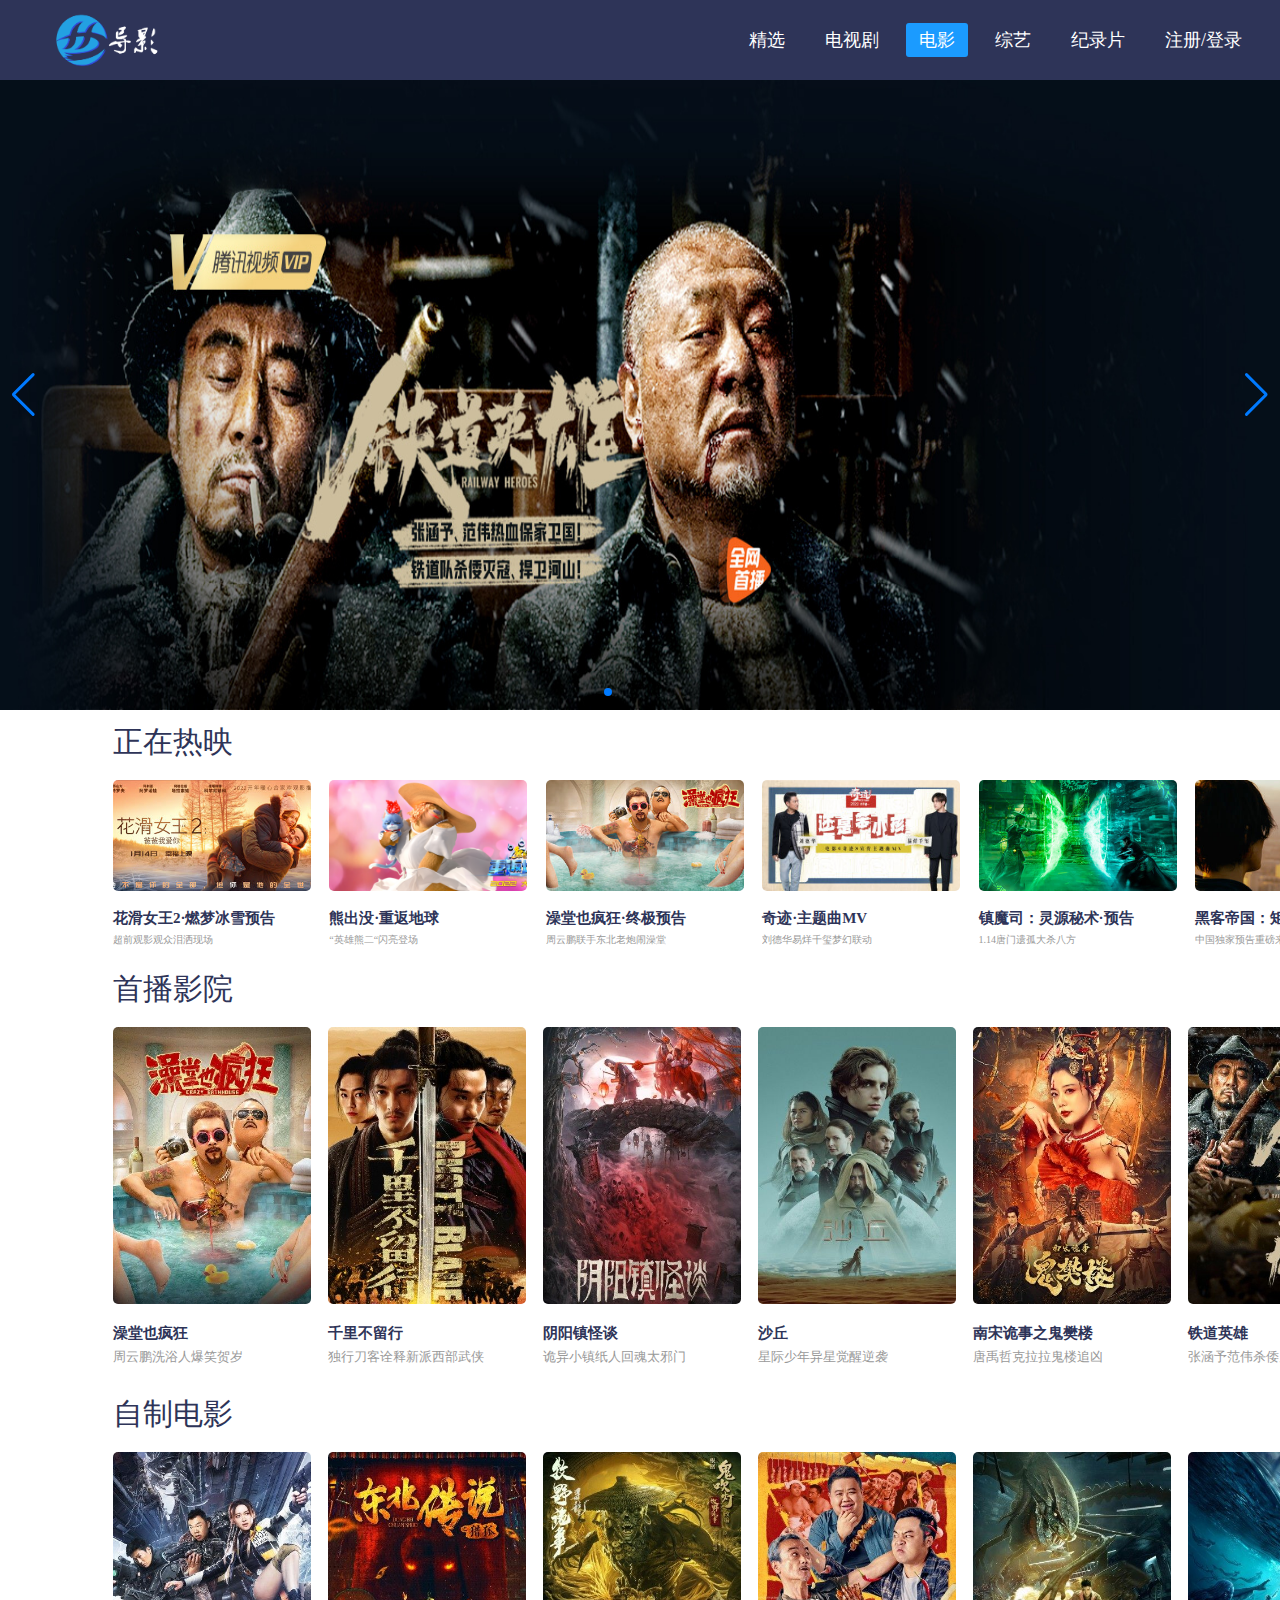
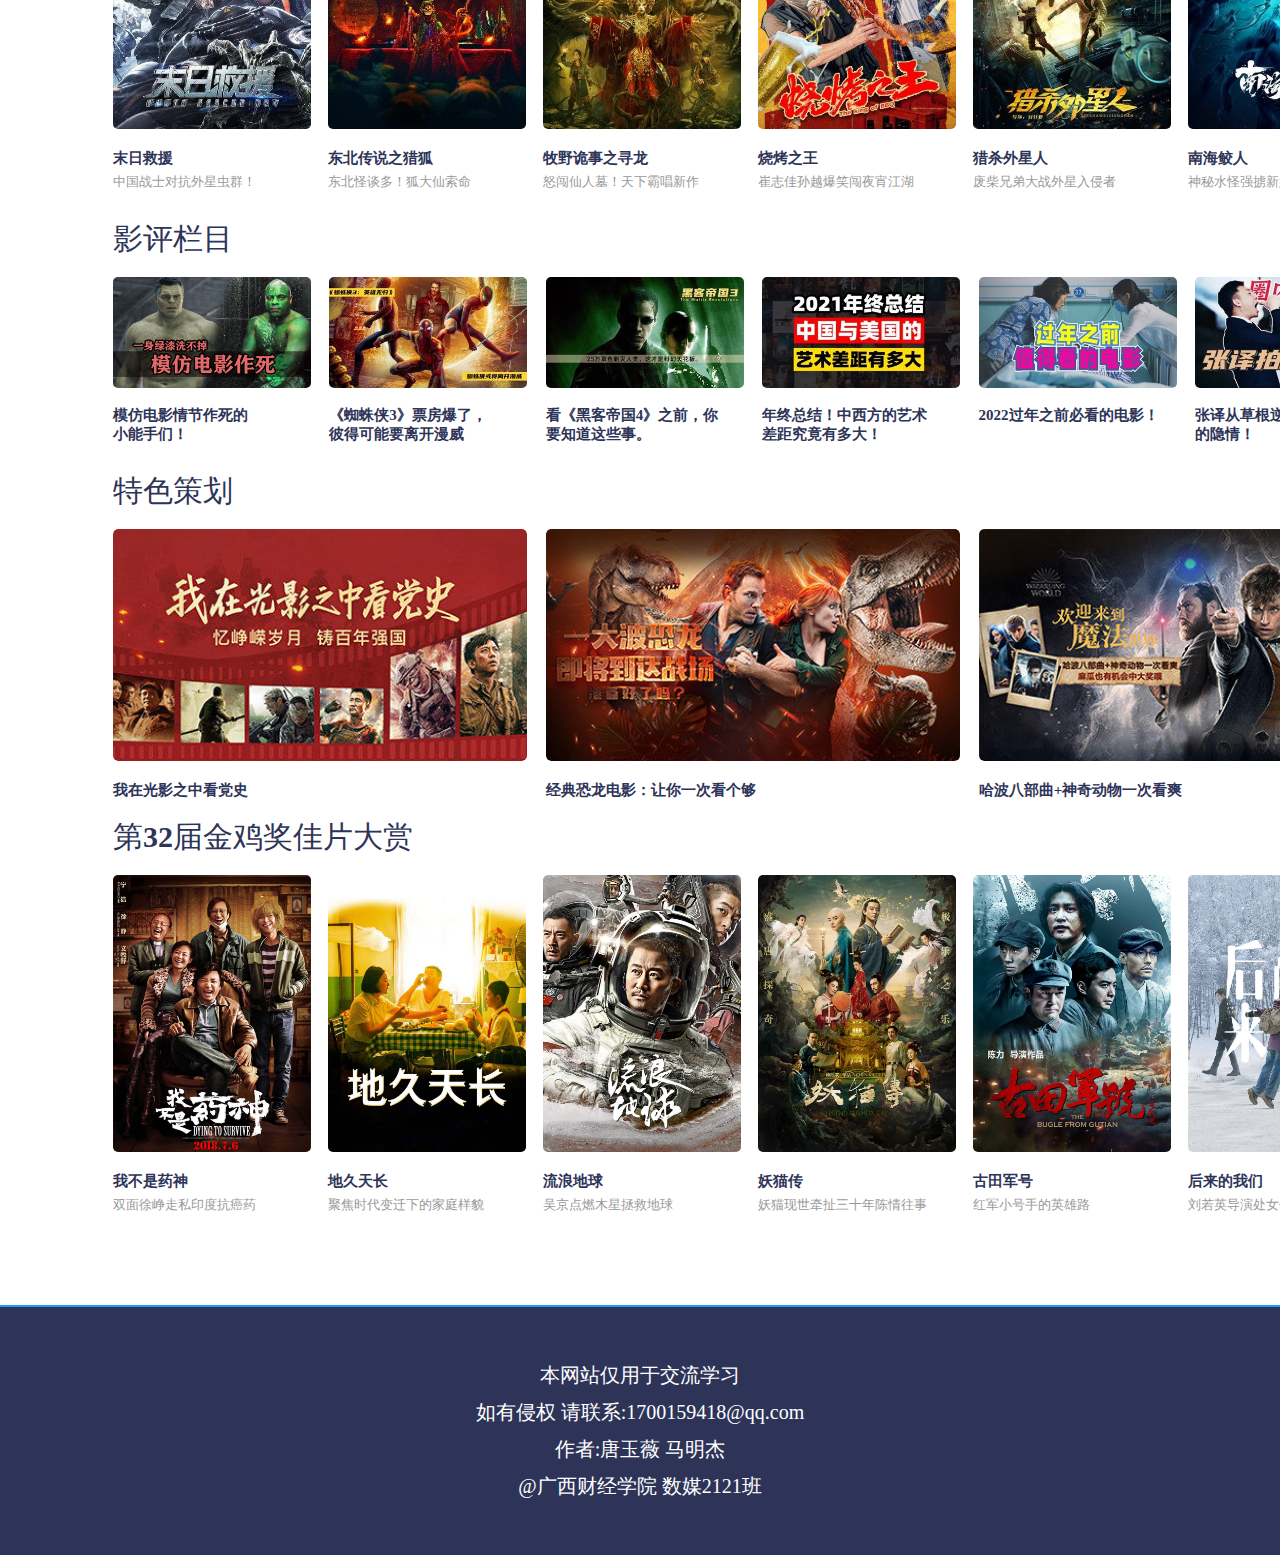
<file: Subpage/Movie/movie.html>
<!DOCTYPE html>
<html lang="en">

<head>
    <meta charset="UTF-8">
    <meta http-equiv="X-UA-Compatible" content="IE=edge">
    <meta name="viewport" content="width=device-width, initial-scale=1.0">
    <title>电影</title>
    <link rel="stylesheet" href="../../css/nav.css">
    <link rel="stylesheet" href="../../css/swiper-bundle.min.css">
    <link rel="stylesheet" href="css/movie.css">
</head>

<body>
    <!-- 导航栏 -->
    <nav>
        <input type="checkbox" id="check">
        <label class="checkbtn" for="check">
            <img class="checkbtn_img" src="../../images/ul.png" alt="列表">
        </label>
        <label>
            <img src="../../images/logo.png" alt="" class="logo_img">
        </label>
        <ul>
            <li><a href="../../index.html">精选</a></li>
            <li><a href="../TVseries/TVseries.html">电视剧</a></li>
            <li><a class="action" href="#">电影</a></li>
            <li><a href="../variety show/variety show.html">综艺</a></li>
            <li><a href="../Documentary/Documentary.html">纪录片</a></li>
            <li><a href="../table/table.html">注册/登录</a></li>
        </ul>
    </nav>
    <!-- 轮播图 -->
    <div class="banner">
        <!-- swiper插件 -->
        <div class="swiper">
            <div class="swiper-wrapper">
                <div class="swiper-slide">
                    <img src="images/swp1.jpg" alt="" srcset="">
                </div>
                <div class="swiper-slide">
                    <img src="images/swp2.jpg" alt="" srcset="">
                </div>
                <div class="swiper-slide">
                    <img src="images/swp3.jpg" alt="" srcset="">
                </div>
                <div class="swiper-slide">
                    <img src="images/swp4.jpg" alt="" srcset="">
                </div>
                <div class="swiper-slide">
                    <img src="images/swp5.jpg" alt="" srcset="">
                </div>
            </div>
            <!-- 如果需要分页器 -->
            <div class="swiper-pagination"></div>
            <!-- 如果需要导航按钮 -->
            <div class="swiper-button-prev"></div>
            <div class="swiper-button-next"></div>
        </div>
    </div>
    <div class="content">
        <!-- 正在热映 -->
        <div class="hit-movie">
            <div class="box-title">
                <span>
                    正在热映
                </span>
            </div>
            <!-- PC -->
            <div class="pc_min">
                <div class="min_box">
                    <div class="min_img">
                        <img src="images/mov_ing_1.jpg" class="back_img_wh">
                    </div>
                    <div class="introduce">
                        <a href="#">
                            <span>花滑女王2·燃梦冰雪预告</span>
                        </a>
                        <span>超前观影观众泪洒现场</span>
                    </div>
                </div>
                <div class="min_box">
                    <div class="min_img">
                        <img src="images/mov_ing_2.jpg" class="back_img_wh">
                    </div>
                    <div class="introduce">
                        <a href="#">
                            <span>熊出没·重返地球</span>
                        </a>
                        <span>“英雄熊二“闪亮登场</span>
                    </div>
                </div>
                <div class="min_box">
                    <div class="min_img">
                        <img src="images/mov_ing_3.jpg" class="back_img_wh">
                    </div>
                    <div class="introduce">
                        <a href="#">
                            <span>澡堂也疯狂·终极预告</span>
                        </a>
                        <span>周云鹏联手东北老炮闹澡堂</span>
                    </div>
                </div>
                <div class="min_box">
                    <div class="min_img">
                        <img src="images/mov_ing_4.jpg" class="back_img_wh">
                    </div>
                    <div class="introduce">
                        <a href="#">
                            <span>奇迹·主题曲MV</span>
                        </a>
                        <span>刘德华易烊千玺梦幻联动</span>
                    </div>
                </div>
                <div class="min_box">
                    <div class="min_img">
                        <img src="images/mov_ing_5.jpg" class="back_img_wh">
                    </div>
                    <div class="introduce">
                        <a href="#">
                            <span>镇魔司：灵源秘术·预告</span>
                        </a>
                        <span>1.14唐门遗孤大杀八方</span>
                    </div>
                </div>
                <div class="min_box">
                    <div class="min_img">
                        <img src="images/mov_ing_6.jpg" class="back_img_wh">
                    </div>
                    <div class="introduce">
                        <a href="#">
                            <span>黑客帝国：矩阵重启</span>
                        </a>
                        <span>中国独家预告重磅来袭！</span>
                    </div>
                </div>
            </div>
            <!-- 移动端 -->
            <div class="mobile_min">
                <div class="min_box">
                    <div class="min_img">
                        <img src="images/mov_ing_1.jpg" class="back_img_wh">
                    </div>
                    <div class="introduce">
                        <a href="#">
                            <span>花滑女王2·燃梦冰雪预告</span>
                        </a>
                        <span>超前观影观众泪洒现场</span>
                    </div>
                </div>
                <div class="min_box">
                    <div class="min_img">
                        <img src="images/mov_ing_2.jpg" class="back_img_wh">
                    </div>
                    <div class="introduce">
                        <a href="#">
                            <span>熊出没·重返地球</span>
                        </a>
                        <span>“英雄熊二“闪亮登场</span>
                    </div>
                </div>
                <div class="min_box">
                    <div class="min_img">
                        <img src="images/mov_ing_3.jpg" class="back_img_wh">
                    </div>
                    <div class="introduce">
                        <a href="#">
                            <span>澡堂也疯狂·终极预告</span>
                        </a>
                        <span>周云鹏联手东北老炮闹澡堂</span>
                    </div>
                </div>
                <div class="min_box">
                    <div class="min_img">
                        <img src="images/mov_ing_4.jpg" class="back_img_wh">
                    </div>
                    <div class="introduce">
                        <a href="#">
                            <span>奇迹·主题曲MV</span>
                        </a>
                        <span>刘德华易烊千玺梦幻联动</span>
                    </div>
                </div>
            </div>
        </div>
        <!-- 首播影院 -->
        <div class="premiere-theater">
            <div class="box-title">
                <span>
                    首播影院
                </span>
            </div>
            <!-- PC -->
            <div class="pc_max">
                <div class="pc_box">
                    <div class="pc_main">
                        <div class="back_img">
                            <img src="images/mov_f_1.jpg" class="back_img_wh">
                        </div>
                    </div>
                    <div class="introduce">
                        <a href="#">
                            <span>澡堂也疯狂</span>
                        </a>
                        <span>周云鹏洗浴人爆笑贺岁</span>
                    </div>
                </div>
                <div class="pc_box">
                    <div class="pc_main">
                        <div class="back_img">
                            <img src="images/mov_f_2.jpg" class="back_img_wh">
                        </div>
                    </div>
                    <div class="introduce">
                        <a href="#">
                            <span>千里不留行</span>
                        </a>
                        <span>独行刀客诠释新派西部武侠</span>
                    </div>
                </div>
                <div class="pc_box">
                    <div class="pc_main">
                        <div class="back_img">
                            <img src="images/mov_f_3.jpg" class="back_img_wh">
                        </div>
                    </div>
                    <div class="introduce">
                        <a href="#">
                            <span>阴阳镇怪谈</span>
                        </a>
                        <span>诡异小镇纸人回魂太邪门</span>
                    </div>
                </div>
                <div class="pc_box">
                    <div class="pc_main">
                        <div class="back_img">
                            <img src="images/mov_f_4.jpg" class="back_img_wh">
                        </div>
                    </div>
                    <div class="introduce">
                        <a href="#">
                            <span>沙丘</span>
                        </a>
                        <span>星际少年异星觉醒逆袭</span>
                    </div>
                </div>
                <div class="pc_box">
                    <div class="pc_main">
                        <div class="back_img">
                            <img src="images/mov_f_5.jpg" class="back_img_wh">
                        </div>
                    </div>
                    <div class="introduce">
                        <a href="#">
                            <span>南宋诡事之鬼樊楼</span>
                        </a>
                        <span>唐禹哲克拉拉鬼楼追凶</span>
                    </div>
                </div>
                <div class="pc_box">
                    <div class="pc_main">
                        <div class="back_img">
                            <img src="images/mov_f_6.jpg" class="back_img_wh">
                        </div>
                    </div>
                    <div class="introduce">
                        <a href="#">
                            <span>铁道英雄</span>
                        </a>
                        <span>张涵予范伟杀倭灭寇！</span>
                    </div>
                </div>
            </div>
            <!-- 移动端 -->
            <div class="mobile_max">
                <div class="pc_box">
                    <div class="pc_main">
                        <div class="back_img">
                            <img src="images/mov_f_1.jpg" class="back_img_wh">
                        </div>
                    </div>
                    <div class="introduce">
                        <span>澡堂也疯狂</span>
                        <span>周云鹏洗浴人爆笑贺岁</span>
                    </div>
                </div>
                <div class="pc_box">
                    <div class="pc_main">
                        <div class="back_img">
                            <img src="images/mov_f_2.jpg" class="back_img_wh">
                        </div>
                    </div>
                    <div class="introduce">
                        <span>千里不留行</span>
                        <span>独行刀客诠释新派西部武侠</span>
                    </div>
                </div>
                <div class="pc_box">
                    <div class="pc_main">
                        <div class="back_img">
                            <img src="images/mov_f_3.jpg" class="back_img_wh">
                        </div>
                    </div>
                    <div class="introduce">
                        <span>阴阳镇怪谈</span>
                        <span>诡异小镇纸人回魂太邪门</span>
                    </div>
                </div>
                <div class="pc_box">
                    <div class="pc_main">
                        <div class="back_img">
                            <img src="images/mov_f_4.jpg" class="back_img_wh">
                        </div>
                    </div>
                    <div class="introduce">
                        <span>沙丘</span>
                        <span>星际少年异星觉醒逆袭</span>
                    </div>
                </div>
                <div class="pc_box">
                    <div class="pc_main">
                        <div class="back_img">
                            <img src="images/mov_f_5.jpg" class="back_img_wh">
                        </div>
                    </div>
                    <div class="introduce">
                        <span>南宋诡事之鬼樊楼</span>
                        <span>唐禹哲克拉拉鬼楼追凶</span>
                    </div>
                </div>
                <div class="pc_box">
                    <div class="pc_main">
                        <div class="back_img">
                            <img src="images/mov_f_6.jpg" class="back_img_wh">
                        </div>
                    </div>
                    <div class="introduce">
                        <span>铁道英雄</span>
                        <span>张涵予范伟杀倭灭寇！</span>
                    </div>
                </div>
            </div>
        </div>
        <!-- 自制电影 -->
        <div class="homemade-movie">
            <div class="box-title">
                <span>
                    自制电影
                </span>
            </div>
            <!-- PC -->
            <div class="pc_max">
                <div class="pc_box">
                    <div class="pc_main">
                        <div class="back_img">
                            <img src="images/mov_zi_1.jpg" class="back_img_wh">
                        </div>
                    </div>
                    <div class="introduce">
                        <a href="#">
                            <span>末日救援</span>
                        </a>
                        <span>中国战士对抗外星虫群！</span>
                    </div>
                </div>
                <div class="pc_box">
                    <div class="pc_main">
                        <div class="back_img">
                            <img src="images/mov_zi_2.jpg" class="back_img_wh">
                        </div>
                    </div>
                    <div class="introduce">
                        <a href="#">
                            <span>东北传说之猎狐</span>
                        </a>
                        <span>东北怪谈多！狐大仙索命</span>
                    </div>
                </div>
                <div class="pc_box">
                    <div class="pc_main">
                        <div class="back_img">
                            <img src="images/mov_zi_3.jpg" class="back_img_wh">
                        </div>
                    </div>
                    <div class="introduce">
                        <a href="#">
                            <span>牧野诡事之寻龙</span>
                        </a>
                        <span>怒闯仙人墓！天下霸唱新作</span>
                    </div>
                </div>
                <div class="pc_box">
                    <div class="pc_main">
                        <div class="back_img">
                            <img src="images/mov_zi_4.jpg" class="back_img_wh">
                        </div>
                    </div>
                    <div class="introduce">
                        <a href="#">
                            <span>烧烤之王</span>
                        </a>
                        <span>崔志佳孙越爆笑闯夜宵江湖</span>
                    </div>
                </div>
                <div class="pc_box">
                    <div class="pc_main">
                        <div class="back_img">
                            <img src="images/mov_zi_5.jpg" class="back_img_wh">
                        </div>
                    </div>
                    <div class="introduce">
                        <a href="#">
                            <span>猎杀外星人</span>
                        </a>
                        <span>废柴兄弟大战外星入侵者 </span>
                    </div>
                </div>
                <div class="pc_box">
                    <div class="pc_main">
                        <div class="back_img">
                            <img src="images/mov_zi_6.jpg" class="back_img_wh">
                        </div>
                    </div>
                    <div class="introduce">
                        <a href="#">
                            <span>南海鲛人</span>
                        </a>
                        <span>神秘水怪强掳新婚少女</span>
                    </div>
                </div>
            </div>
            <!-- 移动端 -->
            <div class="mobile_max">
                <div class="pc_box">
                    <div class="pc_main">
                        <div class="back_img">
                            <img src="images/mov_zi_1.jpg" class="back_img_wh">
                        </div>
                    </div>
                    <div class="introduce">
                        <span>末日救援</span>
                        <span>中国战士对抗外星虫群！</span>
                    </div>
                </div>
                <div class="pc_box">
                    <div class="pc_main">
                        <div class="back_img">
                            <img src="images/mov_zi_2.jpg" class="back_img_wh">
                        </div>
                    </div>
                    <div class="introduce">
                        <span>东北传说之猎狐</span>
                        <span>东北怪谈多！狐大仙索命</span>
                    </div>
                </div>
                <div class="pc_box">
                    <div class="pc_main">
                        <div class="back_img">
                            <img src="images/mov_zi_3.jpg" class="back_img_wh">
                        </div>
                    </div>
                    <div class="introduce">
                        <span>牧野诡事之寻龙</span>
                        <span>怒闯仙人墓！天下霸唱新作</span>
                    </div>
                </div>
                <div class="pc_box">
                    <div class="pc_main">
                        <div class="back_img">
                            <img src="images/mov_zi_4.jpg" class="back_img_wh">
                        </div>
                    </div>
                    <div class="introduce">
                        <span>烧烤之王</span>
                        <span>崔志佳孙越爆笑闯夜宵江湖</span>
                    </div>
                </div>
                <div class="pc_box">
                    <div class="pc_main">
                        <div class="back_img">
                            <img src="images/mov_zi_5.jpg" class="back_img_wh">
                        </div>
                    </div>
                    <div class="introduce">
                        <span>猎杀外星人</span>
                        <span>废柴兄弟大战外星入侵者</span>
                    </div>
                </div>
                <div class="pc_box">
                    <div class="pc_main">
                        <div class="back_img">
                            <img src="images/mov_zi_6.jpg" class="back_img_wh">
                        </div>
                    </div>
                    <div class="introduce">
                        <span>南海鲛人</span>
                        <span>神秘水怪强掳新婚少女</span>
                    </div>
                </div>
            </div>
        </div>
        <!-- 影评栏目 -->
        <div class="Film-review-column">
            <div class="box-title">
                <span>
                    影评栏目
                </span>
            </div>
            <!-- PC -->
            <div class="pc_min">
                <div class="min_box">
                    <div class="min_img">
                        <img src="images/mov_lan_1.jpg" class="back_img_wh">
                    </div>
                    <div class="introduce">
                        <a href="#">
                            <span>模仿电影情节作死的<br />小能手们！</span>
                        </a>
                    </div>
                </div>
                <div class="min_box">
                    <div class="min_img">
                        <img src="images/mov_lan_2.jpg" class="back_img_wh">
                    </div>
                    <div class="introduce">
                        <a href="#">
                            <span>《蜘蛛侠3》票房爆了，<br />彼得可能要离开漫威</span>
                        </a>
                    </div>
                </div>
                <div class="min_box">
                    <div class="min_img">
                        <img src="images/mov_lan_3.jpg" class="back_img_wh">
                    </div>
                    <div class="introduce">
                        <a href="#">
                            <span>看《黑客帝国4》之前，你<br />要知道这些事。</span>
                        </a>
                    </div>
                </div>
                <div class="min_box">
                    <div class="min_img">
                        <img src="images/mov_lan_4.jpg" class="back_img_wh">
                    </div>
                    <div class="introduce">
                        <a href="#">
                            <span>年终总结！中西方的艺术<br />差距究竟有多大！</span>
                        </a>
                    </div>
                </div>
                <div class="min_box">
                    <div class="min_img">
                        <img src="images/mov_lan_5.jpg" class="back_img_wh">
                    </div>
                    <div class="introduce">
                        <a href="#">
                            <span>2022过年之前必看的电影！</span>
                        </a>
                    </div>
                </div>
                <div class="min_box">
                    <div class="min_img">
                        <img src="images/mov_lan_6.jpg" class="back_img_wh">
                    </div>
                    <div class="introduce">
                        <a href="#">
                            <span>张译从草根逆袭成影帝背后<br />的隐情！</span>
                        </a>
                    </div>
                </div>
            </div>
            <!-- 移动端 -->
            <div class="mobile_min">
                <div class="min_box">
                    <div class="min_img">
                        <img src="images/mov_lan_1.jpg" class="back_img_wh">
                    </div>
                    <div class="introduce">
                        <a href="#">
                            <span>模仿电影情节作死的<br />小能手们！</span>
                        </a>
                    </div>
                </div>
                <div class="min_box">
                    <div class="min_img">
                        <img src="images/mov_lan_2.jpg" class="back_img_wh">
                    </div>
                    <div class="introduce">
                        <a href="#">
                            <span>《蜘蛛侠3》票房爆了，<br />彼得可能要离开漫威</span>
                        </a>
                    </div>
                </div>
                <div class="min_box">
                    <div class="min_img">
                        <img src="images/mov_lan_3.jpg" class="back_img_wh">
                    </div>
                    <div class="introduce">
                        <a href="#">
                            <span>看《黑客帝国4》之前，<br />你要知道这些事。</span>
                        </a>
                    </div>
                </div>
                <div class="min_box">
                    <div class="min_img">
                        <img src="images/mov_lan_4.jpg" class="back_img_wh">
                    </div>
                    <div class="introduce">
                        <a href="#">
                            <span>年终总结！中西方的艺术<br />差距究竟有多大！</span>
                        </a>
                    </div>
                </div>
            </div>
        </div>
        <!-- 特色策划 -->
        <div class="Featured-planning">
            <div class="box-title">
                <span>
                    特色策划
                </span>
            </div>
            <!-- PC -->
            <div class="pro-box-pc">
                <div class="cont-box">
                    <div class="cont-img">
                        <img src="images/mov_te_1.jpg" alt="" class="back_img_wh">
                    </div>
                    <div class="introduce">
                        <a href="#">
                            <span>我在光影之中看党史</span>
                        </a>
                    </div>
                </div>
                <div class="cont-box">
                    <div class="cont-img">
                        <img src="images/mov_te_2.jpg" alt="" class="back_img_wh">
                    </div>
                    <div class="introduce">
                        <a href="#">
                            <span>经典恐龙电影：让你一次看个够</span>
                        </a>
                    </div>
                </div>
                <div class="cont-box">
                    <div class="cont-img">
                        <img src="images/mov_te_3.jpg" alt="" class="back_img_wh">
                    </div>
                    <div class="introduce">
                        <a href="#">
                            <span>哈波八部曲+神奇动物一次看爽</span>
                        </a>
                    </div>
                </div>
            </div>
            <!-- 移动端 -->
            <div class="pro-box-min">
                <div class="cont-box">
                    <div class="cont-img">
                        <img src="images/mov_te_1.jpg" alt="" class="back_img_wh">
                    </div>
                    <div class="introduce">
                        <a href="#">
                            <span>我在光影之中看党史</span>
                        </a>
                    </div>
                </div>
                <div class="cont-box">
                    <div class="cont-img">
                        <img src="images/mov_te_2.jpg" alt="" class="back_img_wh">
                    </div>
                    <div class="introduce">
                        <a href="#">
                            <span>经典恐龙电影：让你一次看个够</span>
                        </a>
                    </div>
                </div>
                <div class="cont-box">
                    <div class="cont-img">
                        <img src="images/mov_te_3.jpg" alt="" class="back_img_wh">
                    </div>
                    <div class="introduce">
                        <a href="#">
                            <span>哈波八部曲+神奇动物一次看爽</span>
                        </a>
                    </div>
                </div>
            </div>
        </div>
        <!-- 第32届金鸡奖佳片大赏 -->
        <div class="Best-Film-Awards">
            <div class="box-title">
                <span>
                    第32届金鸡奖佳片大赏
                </span>
            </div>
            <!-- PC -->
            <div class="pc_max">
                <div class="pc_box">
                    <div class="pc_main">
                        <div class="back_img">
                            <img src="images/tv_32_1.jpg" class="back_img_wh">
                        </div>
                    </div>
                    <div class="introduce">
                        <a href="#">
                            <span>我不是药神</span>
                        </a>
                        <span>双面徐峥走私印度抗癌药 </span>
                    </div>
                </div>
                <div class="pc_box">
                    <div class="pc_main">
                        <div class="back_img">
                            <img src="images/tv_32_2.jpg" class="back_img_wh">
                        </div>
                    </div>
                    <div class="introduce">
                        <a href="#">
                            <span>地久天长</span>
                        </a>
                        <span>聚焦时代变迁下的家庭样貌</span>
                    </div>
                </div>
                <div class="pc_box">
                    <div class="pc_main">
                        <div class="back_img">
                            <img src="images/tv_32_3.jpg" class="back_img_wh">
                        </div>
                    </div>
                    <div class="introduce">
                        <a href="#">
                            <span>流浪地球</span>
                        </a>
                        <span>吴京点燃木星拯救地球</span>
                    </div>
                </div>
                <div class="pc_box">
                    <div class="pc_main">
                        <div class="back_img">
                            <img src="images/tv_32_4.jpg" class="back_img_wh">
                        </div>
                    </div>
                    <div class="introduce">
                        <a href="#">
                            <span>妖猫传</span>
                        </a>
                        <span>妖猫现世牵扯三十年陈情往事</span>
                    </div>
                </div>
                <div class="pc_box">
                    <div class="pc_main">
                        <div class="back_img">
                            <img src="images/tv_32_5.jpg" class="back_img_wh">
                        </div>
                    </div>
                    <div class="introduce">
                        <a href="#">
                            <span>古田军号</span>
                        </a>
                        <span>红军小号手的英雄路</span>
                    </div>
                </div>
                <div class="pc_box">
                    <div class="pc_main">
                        <div class="back_img">
                            <img src="images/tv_32_6.jpg" class="back_img_wh">
                        </div>
                    </div>
                    <div class="introduce">
                        <a href="#">
                            <span>后来的我们</span>
                        </a>
                        <span>刘若英导演处女作</span>
                    </div>
                </div>
            </div>
            <!-- 移动端 -->
            <div class="mobile_max">
                <div class="pc_box">
                    <div class="pc_main">
                        <div class="back_img">
                            <img src="images/tv_32_1.jpg" class="back_img_wh">
                        </div>
                    </div>
                    <div class="introduce">
                        <span>我不是药神</span>
                        <span>双面徐峥走私印度抗癌药</span>
                    </div>
                </div>
                <div class="pc_box">
                    <div class="pc_main">
                        <div class="back_img">
                            <img src="images/tv_32_2.jpg" class="back_img_wh">
                        </div>
                    </div>
                    <div class="introduce">
                        <span>地久天长</span>
                        <span>聚焦时代变迁下的家庭样貌</span>
                    </div>
                </div>
                <div class="pc_box">
                    <div class="pc_main">
                        <div class="back_img">
                            <img src="images/tv_32_3.jpg" class="back_img_wh">
                        </div>
                    </div>
                    <div class="introduce">
                        <span>流浪地球</span>
                        <span>吴京点燃木星拯救地球</span>
                    </div>
                </div>
                <div class="pc_box">
                    <div class="pc_main">
                        <div class="back_img">
                            <img src="images/tv_32_4.jpg" class="back_img_wh">
                        </div>
                    </div>
                    <div class="introduce">
                        <span>妖猫传</span>
                        <span>妖猫现世牵扯三十年陈情往事 </span>
                    </div>
                </div>
                <div class="pc_box">
                    <div class="pc_main">
                        <div class="back_img">
                            <img src="images/tv_32_5.jpg" class="back_img_wh">
                        </div>
                    </div>
                    <div class="introduce">
                        <span>古田军号</span>
                        <span>红军小号手的英雄路</span>
                    </div>
                </div>
                <div class="pc_box">
                    <div class="pc_main">
                        <div class="back_img">
                            <img src="images/tv_32_6.jpg" class="back_img_wh">
                        </div>
                    </div>
                    <div class="introduce">
                        <span>后来的我们</span>
                        <span>刘若英导演处女作</span>
                    </div>
                </div>
            </div>
        </div>
    </div>
    <!-- 页脚 -->
    <footer>
        <div class="foot_content">
            <p>本网站仅用于交流学习</p>
            <p>如有侵权 请联系:1700159418@qq.com</p>
            <p>作者:唐玉薇 马明杰</p>
            <p>@广西财经学院 数媒2121班</p>
        </div>
    </footer>
    <script src="../../js/swiper-bundle.min.js"></script>
    <script src="../../js/index.js"></script>
</body>

</html>
</file>
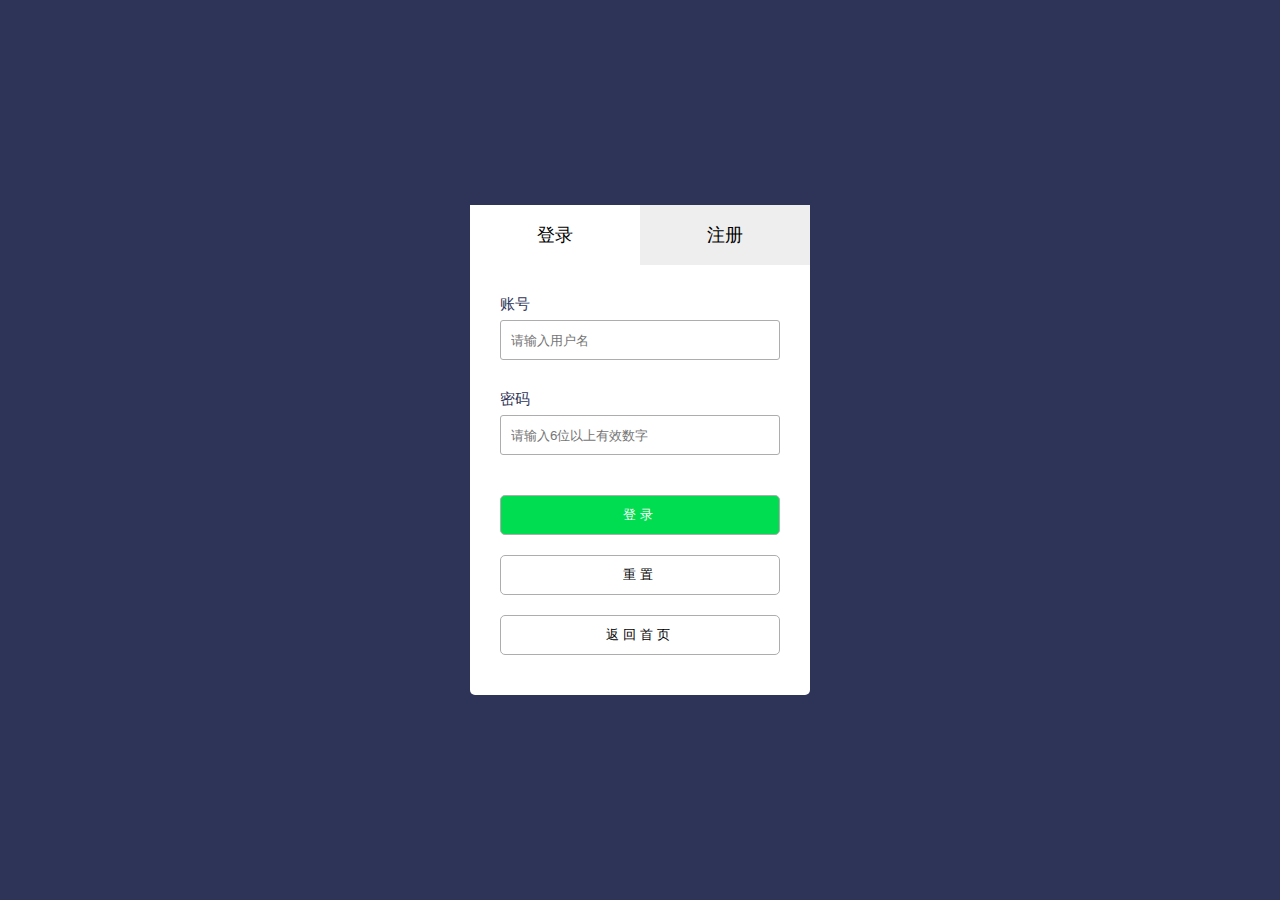
<file: Subpage/table/table.html>
<!DOCTYPE html>
<html lang="en">

<head>
  <meta charset="UTF-8">
  <meta http-equiv="X-UA-Compatible" content="IE=edge">
  <meta name="viewport" content="width=device-width, initial-scale=1.0">
  <link rel="stylesheet" type="text/css" href="css/table.css">
  <title>Table</title>
</head>

<body>
  <div class="table">
    <div class="table_item">
      <div class="active">登录</div><div>注册</div>
    </div>
    <div class="table_center">
      <form method="post" id="Resetform" name="addForm" onsubmit="return false">
        <div id="table_center_div" class="div_v">
          <p>账号</p>
          <input type="text" name="name" id="name" placeholder="请输入用户名" onblur="checkName()">
          <br />
          <span class="span_p" id="span_name">*请输入合法昵称</span>
          <p>密码</p>
          <input type="password" name="pwd" id="pwd" placeholder="请输入6位以上有效数字" onblur="checkPwd()">
          <span class="span_p" id="span_pwd">*请输入6位以上有效数字</span>
          <br />
          <input type="button" class="submit_btn" id="btn" value="登录" onclick="chlik_sub()" name="">
          <input type="button" class="reset_btn" onclick="resetBtn()" value="重置">
          <input type="button" class="reset_btn" onclick="backBtn()" value="返回首页">
        </div>
      </form>
      <form method="post" id="Resetform">
        <div class="div_v">
          <p>用户名</p>
          <input type="text" name="username" id="username" placeholder="请输入用户名" onblur="checkUsername()">
          <span class="span_p" id="span_username">*请输入用户名</span>
          <p>密码</p>
          <input type="password" name="userpwd" id="userpwd" placeholder="请输入6位以上有效数字" onblur="checkUserpwd()">
          <span class="span_p" id="span_userpwd">*请输入6位以上有效数字</span>
          <p>手机号</p>
          <input type="text" name="userphone" id="userphone" placeholder="请输入手机号" onblur="checkUserphone()">
          <span class="span_p" id="span_userphone">*请输入手机号</span>
          <br />
          <input type="button" class="submit_btn" onclick="subBtn()" id="Btn" value="注册">
        </div>
      </form>
    </div>
  </div>
  <script src="js/table.js"></script>
</body>

</html>
</file>
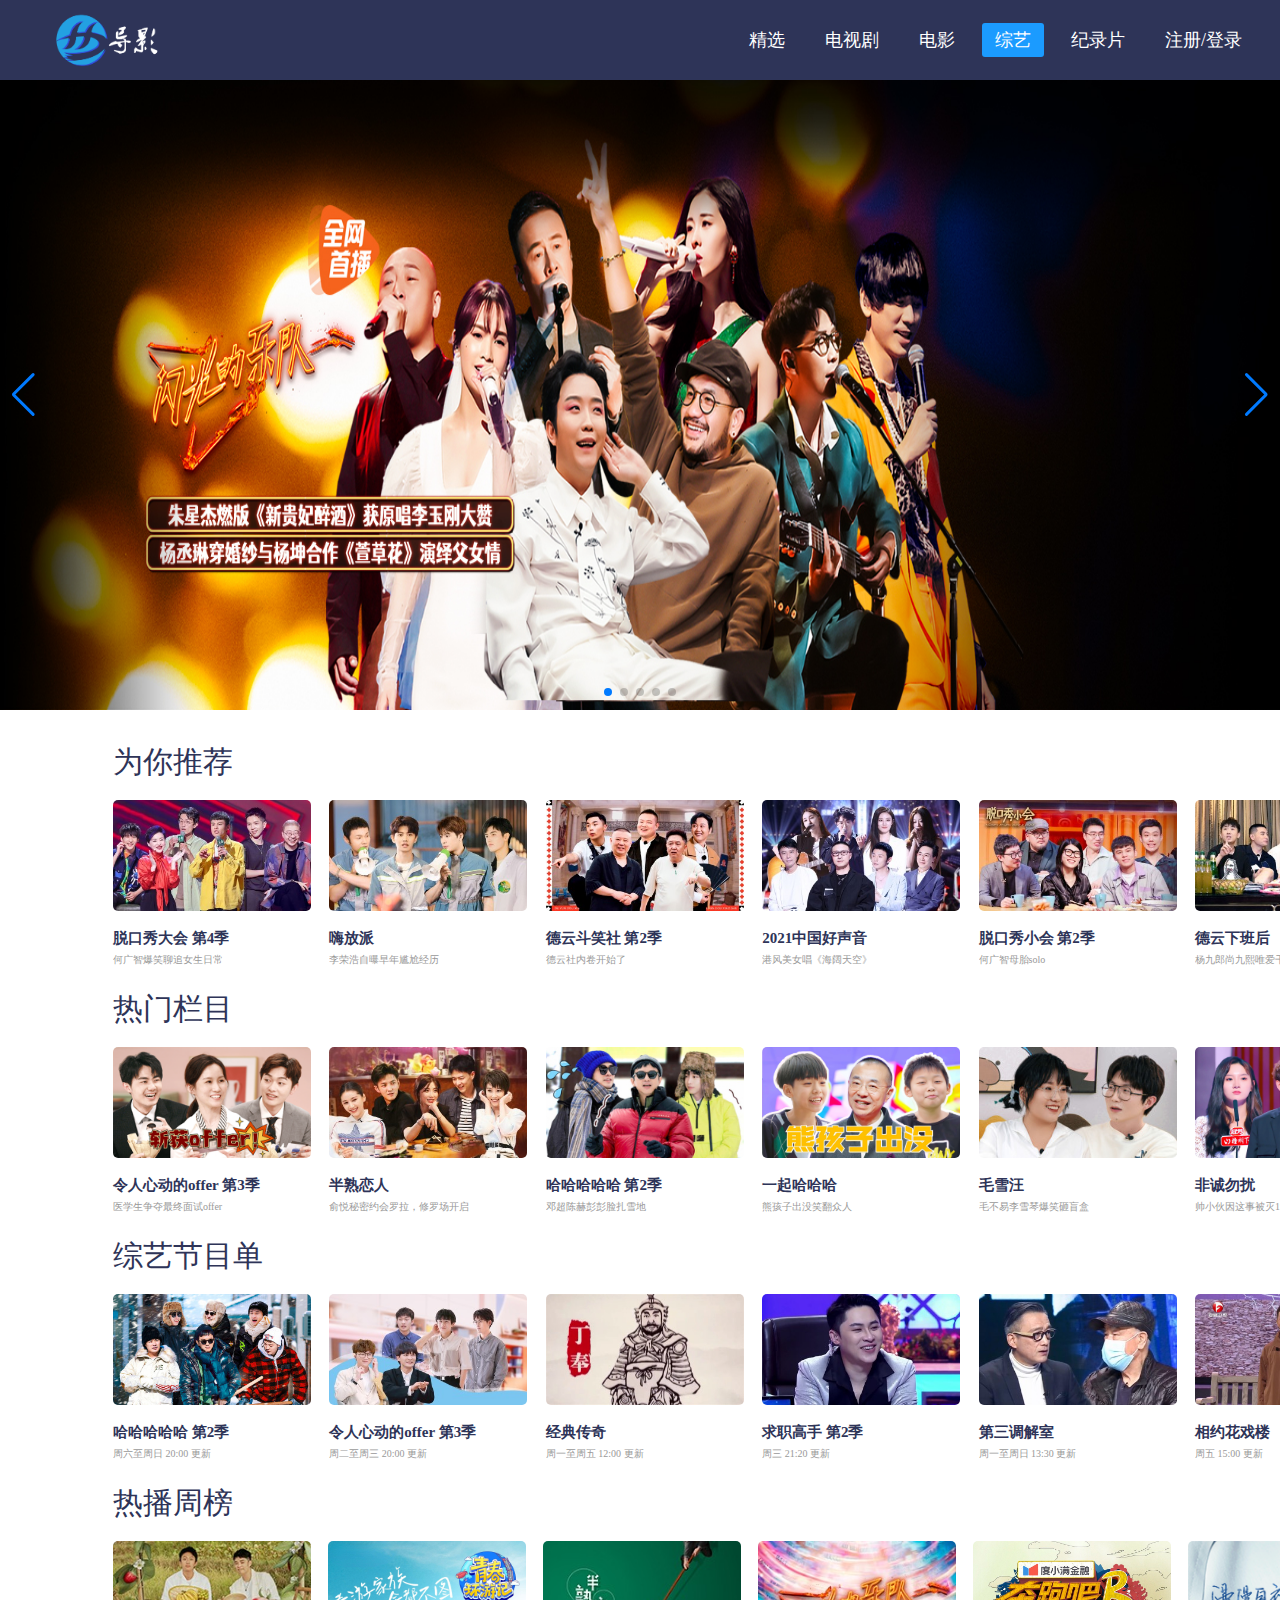
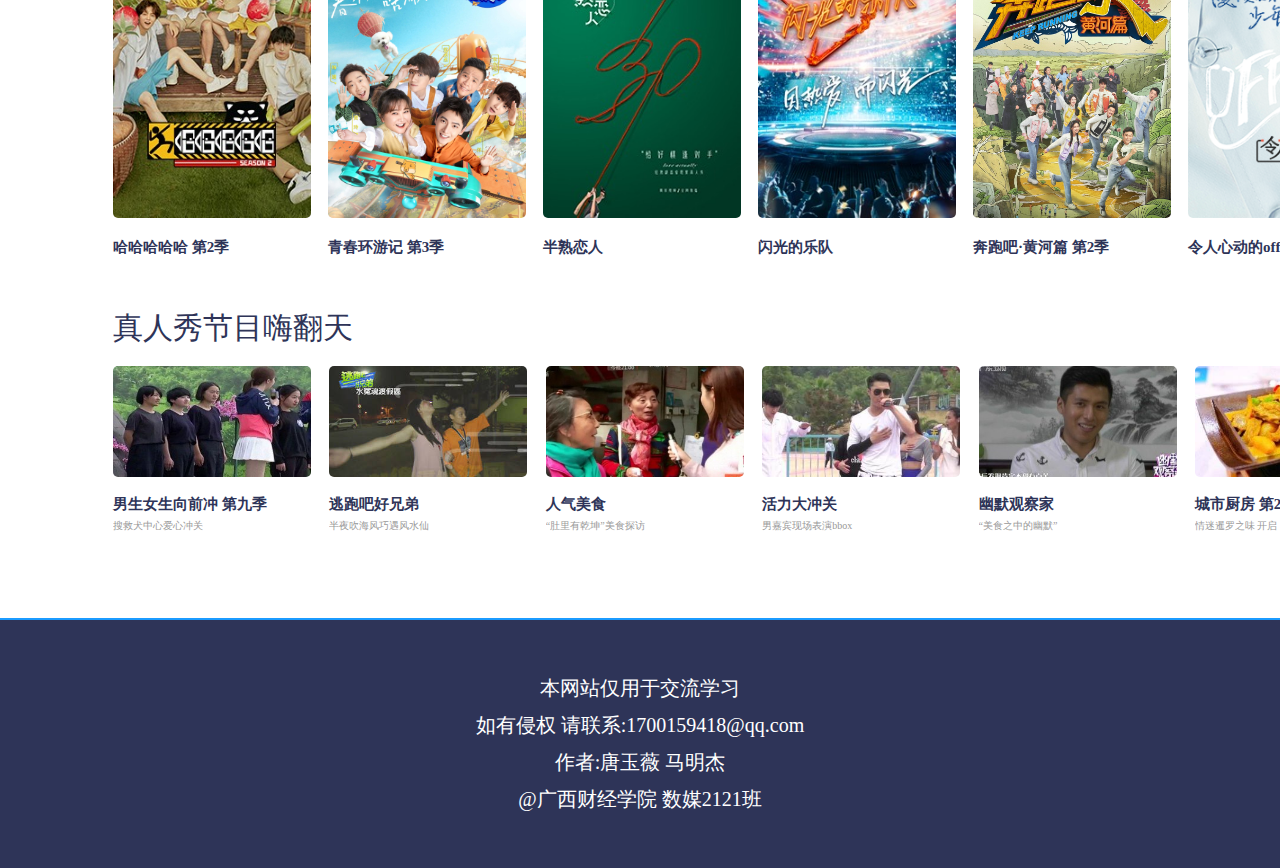
<file: Subpage/variety show/variety show.html>
<!DOCTYPE html>
<html lang="en">

<head>
    <meta charset="UTF-8">
    <meta http-equiv="X-UA-Compatible" content="IE=edge">
    <meta name="viewport" content="width=device-width, initial-scale=1.0">
    <title>综艺</title>
    <link rel="stylesheet" href="../../css/nav.css">
    <link rel="stylesheet" href="../../css/swiper-bundle.min.css">
    <link rel="stylesheet" href="css/variety show.css">
</head>

<body>
    <!-- 导航栏 -->
    <nav>
        <input type="checkbox" id="check">
        <label class="checkbtn" for="check">
            <img class="checkbtn_img" src="../../images/ul.png" alt="列表">
        </label>
        <label>
            <img src="../../images/logo.png" alt="" class="logo_img">
        </label>
        <ul>
            <li><a href="../../index.html">精选</a></li>
            <li><a href="../TVseries/TVseries.html">电视剧</a></li>
            <li><a href="../Movie/movie.html">电影</a></li>
            <li><a class="action" href="#">综艺</a></li>
            <li><a href="../Documentary/Documentary.html">纪录片</a></li>
            <li><a href="../table/table.html">注册/登录</a></li>
        </ul>
    </nav>
    <!-- 轮播图 -->
    <div class="banner">
        <!-- swiper插件 -->
        <div class="swiper">
            <div class="swiper-wrapper">
                <div class="swiper-slide">
                    <img src="images/swp1.jpg" alt="" srcset="">
                </div>
                <div class="swiper-slide">
                    <img src="images/swp2.jpg" alt="" srcset="">
                </div>
                <div class="swiper-slide">
                    <img src="images/swp3.jpg" alt="" srcset="">

                </div>
                <div class="swiper-slide">
                    <img src="images/swp4.jpg" alt="" srcset="">
                </div>
                <div class="swiper-slide">
                    <img src="images/swp5.jpg" alt="" srcset="">
                </div>
            </div>
            <!-- 如果需要分页器 -->
            <div class="swiper-pagination"></div>
            <!-- 如果需要导航按钮 -->
            <div class="swiper-button-prev"></div>
            <div class="swiper-button-next"></div>
        </div>
    </div>
    <div class="content">
        <!-- 为你推荐 -->
        <div class="hit-movie">
            <div class="box-title">
                <span>
                    为你推荐
                </span>
            </div>
            <!-- PC -->
            <div class="pc_min">
                <div class="min_box">
                    <div class="min_img">
                        <img src="images/jl_1.jpg" class="back_img_wh">
                    </div>
                    <div class="introduce">
                        <a href="#">
                            <span>脱口秀大会 第4季</span>
                        </a>
                        <span>何广智爆笑聊追女生日常</span>
                    </div>
                </div>
                <div class="min_box">
                    <div class="min_img">
                        <img src="images/jl_2.jpg" class="back_img_wh">
                    </div>
                    <div class="introduce">
                        <a href="#">
                            <span>嗨放派</span>
                        </a>
                        <span>李荣浩自曝早年尴尬经历 </span>
                    </div>
                </div>
                <div class="min_box">
                    <div class="min_img">
                        <img src="images/jl_3.jpg" class="back_img_wh">
                    </div>
                    <div class="introduce">
                        <a href="#">
                            <span>德云斗笑社 第2季</span>
                        </a>
                        <span>德云社内卷开始了</span>
                    </div>
                </div>
                <div class="min_box">
                    <div class="min_img">
                        <img src="images/jl_4.jpg" class="back_img_wh">
                    </div>
                    <div class="introduce">
                        <a href="#">
                            <span>2021中国好声音</span>
                        </a>
                        <span>港风美女唱《海阔天空》</span>
                    </div>
                </div>
                <div class="min_box">
                    <div class="min_img">
                        <img src="images/jl_5.jpg" class="back_img_wh">
                    </div>
                    <div class="introduce">
                        <a href="#">
                            <span>脱口秀小会 第2季</span>
                        </a>
                        <span>何广智母胎solo</span>
                    </div>
                </div>
                <div class="min_box">
                    <div class="min_img">
                        <img src="images/jl_6.jpg" class="back_img_wh">
                    </div>
                    <div class="introduce">
                        <a href="#">
                            <span>德云下班后</span>
                        </a>
                        <span>杨九郎尚九熙唯爱干脆面 </span>
                    </div>
                </div>
            </div>
            <!-- 移动端 -->
            <div class="mobile_min">
                <div class="min_box">
                    <div class="min_img">
                        <img src="images/jl_1.jpg" class="back_img_wh">
                    </div>
                    <div class="introduce">
                        <a href="#">
                            <span>脱口秀大会 第4季</span>
                        </a>
                        <span>何广智爆笑聊追女生日常</span>
                    </div>
                </div>
                <div class="min_box">
                    <div class="min_img">
                        <img src="images/jl_2.jpg" class="back_img_wh">
                    </div>
                    <div class="introduce">
                        <a href="#">
                            <span>嗨放派</span>
                        </a>
                        <span>李荣浩自曝早年尴尬经历 </span>
                    </div>
                </div>
                <div class="min_box">
                    <div class="min_img">
                        <img src="images/jl_3.jpg" class="back_img_wh">
                    </div>
                    <div class="introduce">
                        <a href="#">
                            <span>德云斗笑社 第2季</span>
                        </a>
                        <span>德云社内卷开始了</span>
                    </div>
                </div>
                <div class="min_box">
                    <div class="min_img">
                        <img src="images/jl_4.jpg" class="back_img_wh">
                    </div>
                    <div class="introduce">
                        <a href="#">
                            <span>2021中国好声音</span>
                        </a>
                        <span>港风美女唱《海阔天空》 </span>
                    </div>
                </div>
            </div>
        </div>
        <!-- 热门栏目 -->
        <div class="premiere-theater">
            <div class="box-title">
                <span>
                    热门栏目
                </span>
            </div>
            <!-- PC -->
            <div class="pc_min">
                <div class="min_box">
                    <div class="min_img">
                        <img src="images/vs_lan_1.jpg" class="back_img_wh">
                    </div>
                    <div class="introduce">
                        <a href="#">
                            <span>令人心动的offer 第3季</span>
                        </a>
                        <span>医学生争夺最终面试offer</span>
                    </div>
                </div>
                <div class="min_box">
                    <div class="min_img">
                        <img src="images/vs_lan_2.jpg" class="back_img_wh">
                    </div>
                    <div class="introduce">
                        <a href="#">
                            <span>半熟恋人</span>
                        </a>
                        <span>俞悦秘密约会罗拉，修罗场开启</span>
                    </div>
                </div>
                <div class="min_box">
                    <div class="min_img">
                        <img src="images/vs_lan_3.jpg" class="back_img_wh">
                    </div>
                    <div class="introduce">
                        <a href="#">
                            <span>哈哈哈哈哈 第2季</span>
                        </a>
                        <span>邓超陈赫彭彭脸扎雪地</span>
                    </div>
                </div>
                <div class="min_box">
                    <div class="min_img">
                        <img src="images/vs_lan_4.jpg" class="back_img_wh">
                    </div>
                    <div class="introduce">
                        <a href="#">
                            <span>一起哈哈哈</span>
                        </a>
                        <span>熊孩子出没笑翻众人</span>
                    </div>
                </div>
                <div class="min_box">
                    <div class="min_img">
                        <img src="images/vs_lan_5.jpg" class="back_img_wh">
                    </div>
                    <div class="introduce">
                        <a href="#">
                            <span>毛雪汪</span>
                        </a>
                        <span>毛不易李雪琴爆笑砸盲盒</span>
                    </div>
                </div>
                <div class="min_box">
                    <div class="min_img">
                        <img src="images/vs_lan_6.jpg" class="back_img_wh">
                    </div>
                    <div class="introduce">
                        <a href="#">
                            <span>非诚勿扰</span>
                        </a>
                        <span>帅小伙因这事被灭19盏灯</span>
                    </div>
                </div>
            </div>
            <!-- 移动端 -->
            <div class="mobile_min">
                <div class="min_box">
                    <div class="min_img">
                        <img src="images/vs_lan_1.jpg" class="back_img_wh">
                    </div>
                    <div class="introduce">
                        <a href="#">
                            <span>令人心动的offer 第3季</span>
                        </a>
                        <span>医学生争夺最终面试offer</span>
                    </div>
                </div>
                <div class="min_box">
                    <div class="min_img">
                        <img src="images/vs_lan_2.jpg" class="back_img_wh">
                    </div>
                    <div class="introduce">
                        <a href="#">
                            <span>半熟恋人</span>
                        </a>
                        <span>俞悦秘密约会罗拉，修罗场开启</span>
                    </div>
                </div>
                <div class="min_box">
                    <div class="min_img">
                        <img src="images/vs_lan_3.jpg" class="back_img_wh">
                    </div>
                    <div class="introduce">
                        <a href="#">
                            <span>哈哈哈哈哈 第2季</span>
                        </a>
                        <span>邓超陈赫彭彭脸扎雪地</span>
                    </div>
                </div>
                <div class="min_box">
                    <div class="min_img">
                        <img src="images/vs_lan_4.jpg" class="back_img_wh">
                    </div>
                    <div class="introduce">
                        <a href="#">
                            <span>一起哈哈哈</span>
                        </a>
                        <span>熊孩子出没笑翻众人</span>
                    </div>
                </div>
            </div>
        </div>
        <!-- 综艺节目单 -->
        <div class="homemade-movie">
            <div class="box-title">
                <span>
                    综艺节目单
                </span>
            </div>
            <!-- PC -->
            <div class="pc_min">
                <div class="min_box">
                    <div class="min_img">
                        <img src="images/vs_dan_1.jpg" class="back_img_wh">
                    </div>
                    <div class="introduce">
                        <a href="#">
                            <span>哈哈哈哈哈 第2季</span>
                        </a>
                        <span>周六至周日 20:00 更新</span>
                    </div>
                </div>
                <div class="min_box">
                    <div class="min_img">
                        <img src="images/vs_dan_2.jpg" class="back_img_wh">
                    </div>
                    <div class="introduce">
                        <a href="#">
                            <span>令人心动的offer 第3季</span>
                        </a>
                        <span>周二至周三 20:00 更新</span>
                    </div>
                </div>
                <div class="min_box">
                    <div class="min_img">
                        <img src="images/vs_dan_3.jpg" class="back_img_wh">
                    </div>
                    <div class="introduce">
                        <a href="#">
                            <span>经典传奇</span>
                        </a>
                        <span>周一至周五 12:00 更新</span>
                    </div>
                </div>
                <div class="min_box">
                    <div class="min_img">
                        <img src="images/vs_dan_4.jpg" class="back_img_wh">
                    </div>
                    <div class="introduce">
                        <a href="#">
                            <span>求职高手 第2季</span>
                        </a>
                        <span>周三 21:20 更新</span>
                    </div>
                </div>
                <div class="min_box">
                    <div class="min_img">
                        <img src="images/vs_dan_5.jpg" class="back_img_wh">
                    </div>
                    <div class="introduce">
                        <a href="#">
                            <span>第三调解室</span>
                        </a>
                        <span>周一至周日 13:30 更新</span>
                    </div>
                </div>
                <div class="min_box">
                    <div class="min_img">
                        <img src="images/vs_dan_6.jpg" class="back_img_wh">
                    </div>
                    <div class="introduce">
                        <a href="#">
                            <span>相约花戏楼</span>
                        </a>
                        <span>周五 15:00 更新</span>
                    </div>
                </div>
            </div>
            <!-- 移动端 -->
            <div class="mobile_min">
                <div class="min_box">
                    <div class="min_img">
                        <img src="images/vs_dan_1.jpg" class="back_img_wh">
                    </div>
                    <div class="introduce">
                        <a href="#">
                            <span>哈哈哈哈哈 第2季</span>
                        </a>
                        <span>周六至周日 20:00 更新</span>
                    </div>
                </div>
                <div class="min_box">
                    <div class="min_img">
                        <img src="images/vs_dan_2.jpg" class="back_img_wh">
                    </div>
                    <div class="introduce">
                        <a href="#">
                            <span>令人心动的offer 第3季</span>
                        </a>
                        <span>周二至周三 20:00 更新</span>
                    </div>
                </div>
                <div class="min_box">
                    <div class="min_img">
                        <img src="images/vs_dan_3.jpg" class="back_img_wh">
                    </div>
                    <div class="introduce">
                        <a href="#">
                            <span>经典传奇</span>
                        </a>
                        <span>周一至周五 12:00 更新</span>
                    </div>
                </div>
                <div class="min_box">
                    <div class="min_img">
                        <img src="images/vs_dan_4.jpg" class="back_img_wh">
                    </div>
                    <div class="introduce">
                        <a href="#">
                            <span>求职高手 第2季</span>
                        </a>
                        <span>周三 21:20 更新</span>
                    </div>
                </div>
            </div>
        </div>
        <!-- 热播周榜 -->
        <div class="Film-review-column">
            <div class="box-title">
                <span>
                    热播周榜
                </span>
            </div>
            <!-- PC -->
            <div class="pc_max">
                <div class="pc_box">
                    <div class="pc_main">
                        <div class="back_img">
                            <img src="images/vs_week_1.jpg" class="back_img_wh">
                        </div>
                    </div>
                    <div class="introduce">
                        <a href="#">
                            <span>哈哈哈哈哈 第2季</span>
                        </a>
                    </div>
                </div>
                <div class="pc_box">
                    <div class="pc_main">
                        <div class="back_img">
                            <img src="images/vs_week_2.jpg" class="back_img_wh">
                        </div>
                    </div>
                    <div class="introduce">
                        <a href="#">
                            <span>青春环游记 第3季</span>
                        </a>
                    </div>
                </div>
                <div class="pc_box">
                    <div class="pc_main">
                        <div class="back_img">
                            <img src="images/vs_week_3.jpg" class="back_img_wh">
                        </div>
                    </div>
                    <div class="introduce">
                        <a href="#">
                            <span>半熟恋人</span>
                        </a>
                    </div>
                </div>
                <div class="pc_box">
                    <div class="pc_main">
                        <div class="back_img">
                            <img src="images/vs_week_4.jpg" class="back_img_wh">
                        </div>
                    </div>
                    <div class="introduce">
                        <a href="#">
                            <span>闪光的乐队</span>
                        </a>
                    </div>
                </div>
                <div class="pc_box">
                    <div class="pc_main">
                        <div class="back_img">
                            <img src="images/vs_week_5.jpg" class="back_img_wh">
                        </div>
                    </div>
                    <div class="introduce">
                        <a href="#">
                            <span>奔跑吧·黄河篇 第2季</span>
                        </a>
                    </div>
                </div>
                <div class="pc_box">
                    <div class="pc_main">
                        <div class="back_img">
                            <img src="images/vs_week_6.jpg" class="back_img_wh">
                        </div>
                    </div>
                    <div class="introduce">
                        <a href="#">
                            <span>令人心动的offer 第3季</span>
                        </a>
                    </div>
                </div>
            </div>
            <!-- 移动端 -->
            <div class="mobile_max">
                <div class="pc_box">
                    <div class="pc_main">
                        <div class="back_img">
                            <img src="images/vs_week_1.jpg" class="back_img_wh">
                        </div>
                    </div>
                    <div class="introduce">
                        <span>哈哈哈哈哈 第2季</span>
                    </div>
                </div>
                <div class="pc_box">
                    <div class="pc_main">
                        <div class="back_img">
                            <img src="images/vs_week_2.jpg" class="back_img_wh">
                        </div>
                    </div>
                    <div class="introduce">
                        <span>青春环游记 第3季</span>
                    </div>
                </div>
                <div class="pc_box">
                    <div class="pc_main">
                        <div class="back_img">
                            <img src="images/vs_week_3.jpg" class="back_img_wh">
                        </div>
                    </div>
                    <div class="introduce">
                        <span>半熟恋人</span>
                    </div>
                </div>
                <div class="pc_box">
                    <div class="pc_main">
                        <div class="back_img">
                            <img src="images/vs_week_4.jpg" class="back_img_wh">
                        </div>
                    </div>
                    <div class="introduce">
                        <span>闪光的乐队</span>
                    </div>
                </div>
                <div class="pc_box">
                    <div class="pc_main">
                        <div class="back_img">
                            <img src="images/vs_week_5.jpg" class="back_img_wh">
                        </div>
                    </div>
                    <div class="introduce">
                        <span>奔跑吧·黄河篇 第2季</span>
                    </div>
                </div>
                <div class="pc_box">
                    <div class="pc_main">
                        <div class="back_img">
                            <img src="images/vs_week_6.jpg" class="back_img_wh">
                        </div>
                    </div>
                    <div class="introduce">
                        <span>令人心动的offer 第3季</span>
                    </div>
                </div>
            </div>
        </div>
        <!-- 真人秀节目嗨翻天 -->
        <div class="Featured-planning">
            <div class="box-title">
                <span>
                    真人秀节目嗨翻天
                </span>
            </div>
            <!-- PC -->
            <div class="pc_min">
                <div class="min_box">
                    <div class="min_img">
                        <img src="images/vs_true_1.jpg" class="back_img_wh">
                    </div>
                    <div class="introduce">
                        <a href="#">
                            <span>男生女生向前冲 第九季</span>
                        </a>
                        <span>搜救犬中心爱心冲关</span>
                    </div>
                </div>
                <div class="min_box">
                    <div class="min_img">
                        <img src="images/vs_true_2.jpg" class="back_img_wh">
                    </div>
                    <div class="introduce">
                        <a href="#">
                            <span>逃跑吧好兄弟</span>
                        </a>
                        <span>半夜吹海风巧遇风水仙</span>
                    </div>
                </div>
                <div class="min_box">
                    <div class="min_img">
                        <img src="images/vs_true_3.jpg" class="back_img_wh">
                    </div>
                    <div class="introduce">
                        <a href="#">
                            <span>人气美食</span>
                        </a>
                        <span>“肚里有乾坤”美食探访</span>
                    </div>
                </div>
                <div class="min_box">
                    <div class="min_img">
                        <img src="images/vs_true_4.jpg" class="back_img_wh">
                    </div>
                    <div class="introduce">
                        <a href="#">
                            <span>活力大冲关</span>
                        </a>
                        <span>男嘉宾现场表演bbox</span>
                    </div>
                </div>
                <div class="min_box">
                    <div class="min_img">
                        <img src="images/vs_true_5.jpg" class="back_img_wh">
                    </div>
                    <div class="introduce">
                        <a href="#">
                            <span>幽默观察家</span>
                        </a>
                        <span>“美食之中的幽默”</span>
                    </div>
                </div>
                <div class="min_box">
                    <div class="min_img">
                        <img src="images/vs_true_6.jpg" class="back_img_wh">
                    </div>
                    <div class="introduce">
                        <a href="#">
                            <span>城市厨房 第2季</span>
                        </a>
                        <span>情迷暹罗之味 开启《城市厨房》第二季</span>
                    </div>
                </div>
            </div>
            <!-- 移动端 -->
            <div class="mobile_min">
                <div class="min_box">
                    <div class="min_img">
                        <img src="images/vs_true_1.jpg" class="back_img_wh">
                    </div>
                    <div class="introduce">
                        <a href="#">
                            <span>男生女生向前冲 第九季</span>
                        </a>
                        <span>搜救犬中心爱心冲关</span>
                    </div>
                </div>
                <div class="min_box">
                    <div class="min_img">
                        <img src="images/vs_true_2.jpg" class="back_img_wh">
                    </div>
                    <div class="introduce">
                        <a href="#">
                            <span>逃跑吧好兄弟</span>
                        </a>
                        <span>半夜吹海风巧遇风水仙</span>
                    </div>
                </div>
                <div class="min_box">
                    <div class="min_img">
                        <img src="images/vs_true_3.jpg" class="back_img_wh">
                    </div>
                    <div class="introduce">
                        <a href="#">
                            <span>人气美食</span>
                        </a>
                        <span>“肚里有乾坤”美食探访</span>
                    </div>
                </div>
                <div class="min_box">
                    <div class="min_img">
                        <img src="images/vs_true_4.jpg" class="back_img_wh">
                    </div>
                    <div class="introduce">
                        <a href="#">
                            <span>活力大冲关</span>
                        </a>
                        <span>男嘉宾现场表演bbox</span>
                    </div>
                </div>
            </div>
        </div>
    </div>
    <!-- 页脚 -->
    <footer>
        <div class="foot_content">
            <p>本网站仅用于交流学习</p>
            <p>如有侵权 请联系:1700159418@qq.com</p>
            <p>作者:唐玉薇 马明杰</p>
            <p>@广西财经学院 数媒2121班</p>
        </div>
    </footer>
    <script src="../../js/swiper-bundle.min.js"></script>
    <script src="../../js/index.js"></script>
</body>

</html>
</file>
<file: css/index.css>
* {
  margin: 0;
  padding: 0;
  text-decoration: none;
  list-style: none;
  box-sizing: border-box;
}
body {
  font-family: montserrat;
}
.banner {
  height: 630px;
  width: 100%;
  margin-top: 80px;
  overflow: hidden;
}
.banner .swiper {
  height: 630px;
  width: 100%;
}
.banner .swiper img {
  height: 630px;
  width: 100%;
}
.content {
  height: auto;
  width: 1506px;
  margin: 0 auto;
}
.content .Documentary .pc_max {
  height: 350px !important;
}
.content .TV_series,
.content .Movie,
.content .variety_show,
.content .Documentary {
  height: auto;
  width: 100%;
  margin: 0 auto;
}
.content .TV_series .max_title,
.content .Movie .max_title,
.content .variety_show .max_title,
.content .Documentary .max_title {
  height: 70px;
  width: 85%;
  margin: 0 auto;
  padding-top: 12px;
}
.content .TV_series .max_title a,
.content .Movie .max_title a,
.content .variety_show .max_title a,
.content .Documentary .max_title a {
  font-size: 30px;
  font-weight: 550;
  color: #2e3458;
  transition: all 0.3s;
}
.content .TV_series .max_title a:hover,
.content .Movie .max_title a:hover,
.content .variety_show .max_title a:hover,
.content .Documentary .max_title a:hover {
  color: #1b9bff;
}
.content .TV_series .pc_max,
.content .Movie .pc_max,
.content .variety_show .pc_max,
.content .Documentary .pc_max {
  width: 85%;
  display: flex;
  flex-direction: row;
  flex-wrap: wrap;
  margin: 0 auto;
}
.content .TV_series .pc_max .pc_box:nth-child(1),
.content .Movie .pc_max .pc_box:nth-child(1),
.content .variety_show .pc_max .pc_box:nth-child(1),
.content .Documentary .pc_max .pc_box:nth-child(1) {
  margin-left: 0;
}
.content .TV_series .pc_max .pc_box:nth-child(8),
.content .Movie .pc_max .pc_box:nth-child(8),
.content .variety_show .pc_max .pc_box:nth-child(8),
.content .Documentary .pc_max .pc_box:nth-child(8) {
  margin-left: 0;
}
.content .TV_series .pc_max .pc_box,
.content .Movie .pc_max .pc_box,
.content .variety_show .pc_max .pc_box,
.content .Documentary .pc_max .pc_box {
  height: 345px;
  width: 195px;
  margin-left: 20px;
  margin-bottom: 10px;
}
.content .TV_series .pc_max .pc_box .pc_main,
.content .Movie .pc_max .pc_box .pc_main,
.content .variety_show .pc_max .pc_box .pc_main,
.content .Documentary .pc_max .pc_box .pc_main {
  display: block;
  height: 277px;
  width: 198px;
  border-radius: 5px;
  margin-bottom: 20px;
  transition: all 0.3s;
  z-index: 2;
  overflow: hidden;
}
.content .TV_series .pc_max .pc_box .pc_main .back_img .back_img_wh,
.content .Movie .pc_max .pc_box .pc_main .back_img .back_img_wh,
.content .variety_show .pc_max .pc_box .pc_main .back_img .back_img_wh,
.content .Documentary .pc_max .pc_box .pc_main .back_img .back_img_wh {
  width: 100%;
  height: 100%;
}
.content .TV_series .pc_max .pc_box .pc_main:hover,
.content .Movie .pc_max .pc_box .pc_main:hover,
.content .variety_show .pc_max .pc_box .pc_main:hover,
.content .Documentary .pc_max .pc_box .pc_main:hover {
  transform: scale(1.2);
  box-shadow: 0 15px 30px rgba(0, 0, 0, 0.1);
}
.content .TV_series .pc_max .pc_box .introduce,
.content .Movie .pc_max .pc_box .introduce,
.content .variety_show .pc_max .pc_box .introduce,
.content .Documentary .pc_max .pc_box .introduce {
  height: auto;
  width: 198px;
  z-index: 1;
}
.content .TV_series .pc_max .pc_box .introduce span:nth-child(1),
.content .Movie .pc_max .pc_box .introduce span:nth-child(1),
.content .variety_show .pc_max .pc_box .introduce span:nth-child(1),
.content .Documentary .pc_max .pc_box .introduce span:nth-child(1) {
  display: block;
  font-size: 15px;
  font-weight: bold;
  color: #2e3458;
  margin-bottom: 5px;
  text-overflow: ellipsis;
  white-space: nowrap;
}
.content .TV_series .pc_max .pc_box .introduce a:hover span:nth-child(1),
.content .Movie .pc_max .pc_box .introduce a:hover span:nth-child(1),
.content .variety_show .pc_max .pc_box .introduce a:hover span:nth-child(1),
.content .Documentary .pc_max .pc_box .introduce a:hover span:nth-child(1) {
  color: #1b9bff;
}
.content .TV_series .pc_max .pc_box .introduce span:nth-child(2),
.content .Movie .pc_max .pc_box .introduce span:nth-child(2),
.content .variety_show .pc_max .pc_box .introduce span:nth-child(2),
.content .Documentary .pc_max .pc_box .introduce span:nth-child(2) {
  display: block;
  color: #999;
  font-size: 13px;
  text-overflow: ellipsis;
  white-space: nowrap;
}
.content .TV_series .mobile_max,
.content .Movie .mobile_max,
.content .variety_show .mobile_max,
.content .Documentary .mobile_max {
  height: auto;
  width: 100%;
  flex-direction: row;
  flex-wrap: wrap;
  display: none;
}
.content .TV_series .mobile_max .pc_box,
.content .Movie .mobile_max .pc_box,
.content .variety_show .mobile_max .pc_box,
.content .Documentary .mobile_max .pc_box {
  height: auto;
  width: 120px;
  margin-left: 5px;
  margin-bottom: 20px;
  flex: 1;
}
.content .TV_series .mobile_max .pc_box .pc_main,
.content .Movie .mobile_max .pc_box .pc_main,
.content .variety_show .mobile_max .pc_box .pc_main,
.content .Documentary .mobile_max .pc_box .pc_main {
  display: block;
  height: 165px;
  width: 120px;
  border-radius: 5px;
  background-color: #0cd1d8;
  margin-bottom: 10px;
  transition: all 0.3s;
  overflow: hidden;
}
.content .TV_series .mobile_max .pc_box .pc_main .back_img_wh,
.content .Movie .mobile_max .pc_box .pc_main .back_img_wh,
.content .variety_show .mobile_max .pc_box .pc_main .back_img_wh,
.content .Documentary .mobile_max .pc_box .pc_main .back_img_wh {
  width: 100%;
  height: 100%;
  border-radius: 5px;
}
.content .TV_series .mobile_max .pc_box .introduce,
.content .Movie .mobile_max .pc_box .introduce,
.content .variety_show .mobile_max .pc_box .introduce,
.content .Documentary .mobile_max .pc_box .introduce {
  height: auto;
  width: 100%;
}
.content .TV_series .mobile_max .pc_box .introduce span:nth-child(1),
.content .Movie .mobile_max .pc_box .introduce span:nth-child(1),
.content .variety_show .mobile_max .pc_box .introduce span:nth-child(1),
.content .Documentary .mobile_max .pc_box .introduce span:nth-child(1) {
  display: block;
  font-size: 15px;
  color: #2e3458;
  font-weight: bold;
  text-overflow: ellipsis;
  white-space: nowrap;
  overflow: hidden;
  margin-bottom: 5px;
}
.content .TV_series .mobile_max .pc_box .introduce span:nth-child(2),
.content .Movie .mobile_max .pc_box .introduce span:nth-child(2),
.content .variety_show .mobile_max .pc_box .introduce span:nth-child(2),
.content .Documentary .mobile_max .pc_box .introduce span:nth-child(2) {
  display: block;
  color: #999;
  font-size: 10px;
  overflow: hidden;
  text-overflow: ellipsis;
  white-space: nowrap;
}
.content .TV_series .pc_min,
.content .Movie .pc_min,
.content .variety_show .pc_min,
.content .Documentary .pc_min {
  width: 85%;
  margin: 0 auto;
  display: flex;
  flex-direction: row;
  flex-wrap: wrap;
}
.content .TV_series .pc_min .min_box:nth-child(1),
.content .Movie .pc_min .min_box:nth-child(1),
.content .variety_show .pc_min .min_box:nth-child(1),
.content .Documentary .pc_min .min_box:nth-child(1) {
  margin-left: 0px;
}
.content .TV_series .pc_min .min_box:nth-child(8),
.content .Movie .pc_min .min_box:nth-child(8),
.content .variety_show .pc_min .min_box:nth-child(8),
.content .Documentary .pc_min .min_box:nth-child(8) {
  margin-left: 0px;
}
.content .TV_series .pc_min .min_box,
.content .Movie .pc_min .min_box,
.content .variety_show .pc_min .min_box,
.content .Documentary .pc_min .min_box {
  height: auto;
  width: 198px;
  margin-left: 18px;
  margin-bottom: 10px;
}
.content .TV_series .pc_min .min_box .min_img,
.content .Movie .pc_min .min_box .min_img,
.content .variety_show .pc_min .min_box .min_img,
.content .Documentary .pc_min .min_box .min_img {
  height: 111px;
  width: 100%;
  transition: all 0.5s;
  border-radius: 5px;
  margin-bottom: 18px;
}
.content .TV_series .pc_min .min_box .min_img .back_img_wh,
.content .Movie .pc_min .min_box .min_img .back_img_wh,
.content .variety_show .pc_min .min_box .min_img .back_img_wh,
.content .Documentary .pc_min .min_box .min_img .back_img_wh {
  border-radius: 5px;
  width: 100%;
  height: 100%;
}
.content .TV_series .pc_min .min_box .min_img:hover,
.content .Movie .pc_min .min_box .min_img:hover,
.content .variety_show .pc_min .min_box .min_img:hover,
.content .Documentary .pc_min .min_box .min_img:hover {
  transform: scale(1.2);
  box-shadow: 0 15px 30px rgba(0, 0, 0, 0.1);
}
.content .TV_series .pc_min .min_box .introduce,
.content .Movie .pc_min .min_box .introduce,
.content .variety_show .pc_min .min_box .introduce,
.content .Documentary .pc_min .min_box .introduce {
  height: auto;
  width: 100%;
}
.content .TV_series .pc_min .min_box .introduce span:nth-child(1),
.content .Movie .pc_min .min_box .introduce span:nth-child(1),
.content .variety_show .pc_min .min_box .introduce span:nth-child(1),
.content .Documentary .pc_min .min_box .introduce span:nth-child(1) {
  display: block;
  font-size: 15px;
  color: #2e3458;
  font-weight: bold;
  margin-bottom: 5px;
  text-overflow: ellipsis;
  white-space: nowrap;
}
.content .TV_series .pc_min .min_box .introduce a:hover span:nth-child(1),
.content .Movie .pc_min .min_box .introduce a:hover span:nth-child(1),
.content .variety_show .pc_min .min_box .introduce a:hover span:nth-child(1),
.content .Documentary .pc_min .min_box .introduce a:hover span:nth-child(1) {
  color: #1b9bff;
}
.content .TV_series .pc_min .min_box .introduce span:nth-child(2),
.content .Movie .pc_min .min_box .introduce span:nth-child(2),
.content .variety_show .pc_min .min_box .introduce span:nth-child(2),
.content .Documentary .pc_min .min_box .introduce span:nth-child(2) {
  display: block;
  font-size: 10px;
  color: #999;
  overflow: hidden;
  text-overflow: ellipsis;
  white-space: nowrap;
}
.content .TV_series .mobile_min,
.content .Movie .mobile_min,
.content .variety_show .mobile_min,
.content .Documentary .mobile_min {
  height: auto;
  width: 100%;
  flex-direction: row;
  flex-wrap: wrap;
  display: none;
}
.content .TV_series .mobile_min .min_box:nth-child(1),
.content .Movie .mobile_min .min_box:nth-child(1),
.content .variety_show .mobile_min .min_box:nth-child(1),
.content .Documentary .mobile_min .min_box:nth-child(1) {
  margin-left: 6px;
  margin-right: 17px;
}
.content .TV_series .mobile_min .min_box:nth-child(3),
.content .Movie .mobile_min .min_box:nth-child(3),
.content .variety_show .mobile_min .min_box:nth-child(3),
.content .Documentary .mobile_min .min_box:nth-child(3) {
  margin-left: 6px;
  margin-right: 17px;
}
.content .TV_series .mobile_min .min_box,
.content .Movie .mobile_min .min_box,
.content .variety_show .mobile_min .min_box,
.content .Documentary .mobile_min .min_box {
  height: auto;
  width: 180px;
  margin-bottom: 15px;
}
.content .TV_series .mobile_min .min_box .min_img,
.content .Movie .mobile_min .min_box .min_img,
.content .variety_show .mobile_min .min_box .min_img,
.content .Documentary .mobile_min .min_box .min_img {
  height: 100px;
  width: 100%;
  border-radius: 5px;
  margin-bottom: 10px;
}
.content .TV_series .mobile_min .min_box .min_img .back_img_wh,
.content .Movie .mobile_min .min_box .min_img .back_img_wh,
.content .variety_show .mobile_min .min_box .min_img .back_img_wh,
.content .Documentary .mobile_min .min_box .min_img .back_img_wh {
  width: 100%;
  height: 100%;
  border-radius: 5px;
}
.content .TV_series .mobile_min .min_box .introduce,
.content .Movie .mobile_min .min_box .introduce,
.content .variety_show .mobile_min .min_box .introduce,
.content .Documentary .mobile_min .min_box .introduce {
  height: auto;
  width: 100%;
}
.content .TV_series .mobile_min .min_box .introduce span:nth-child(1),
.content .Movie .mobile_min .min_box .introduce span:nth-child(1),
.content .variety_show .mobile_min .min_box .introduce span:nth-child(1),
.content .Documentary .mobile_min .min_box .introduce span:nth-child(1) {
  display: block;
  font-size: 15px;
  color: #2e3458;
  font-weight: bold;
  margin-bottom: 5px;
  overflow: hidden;
  text-overflow: ellipsis;
  white-space: nowrap;
}
.content .TV_series .mobile_min .min_box .introduce span:nth-child(2),
.content .Movie .mobile_min .min_box .introduce span:nth-child(2),
.content .variety_show .mobile_min .min_box .introduce span:nth-child(2),
.content .Documentary .mobile_min .min_box .introduce span:nth-child(2) {
  display: block;
  font-size: 10px;
  color: #999;
  overflow: hidden;
  text-overflow: ellipsis;
  white-space: nowrap;
}
footer {
  height: 250px;
  width: 100%;
  background-color: #2e3458;
  border-top: 2px solid #1b9bff;
  margin-top: 75px;
  color: #fff;
}
footer .foot_content {
  height: auto;
  width: auto;
  margin: 0 auto;
  margin-top: 55px;
  text-align: center;
  font-size: 20px;
}
footer .foot_content p {
  margin-bottom: 10px;
}
@media (max-width: 950px) {
  .banner {
    height: 165px;
  }
  .banner .swiper {
    height: 165px;
  }
  .banner .swiper img {
    height: 165px;
    width: 100%;
  }
  .banner .swiper .swiper-button-prev {
    display: none;
  }
  .banner .swiper .swiper-button-next {
    display: none;
  }
  .content {
    height: auto;
    width: 100%;
    margin: 0 auto;
  }
  .content .TV_series,
  .content .Movie,
  .content .variety_show,
  .content .Documentary {
    height: auto;
    width: 100%;
    margin: 0 auto;
  }
  .content .TV_series .max_title,
  .content .Movie .max_title,
  .content .variety_show .max_title,
  .content .Documentary .max_title {
    height: 50px;
    width: 100%;
    line-height: 50px;
    padding-top: 0px;
  }
  .content .TV_series .max_title a,
  .content .Movie .max_title a,
  .content .variety_show .max_title a,
  .content .Documentary .max_title a {
    font-size: 20px;
    font-weight: bold;
    color: #2e3458;
    padding-left: 10px;
  }
  .content .TV_series .pc_max,
  .content .Movie .pc_max,
  .content .variety_show .pc_max,
  .content .Documentary .pc_max {
    display: none;
  }
  .content .TV_series .mobile_max,
  .content .Movie .mobile_max,
  .content .variety_show .mobile_max,
  .content .Documentary .mobile_max {
    display: flex;
  }
  .content .TV_series .pc_min,
  .content .Movie .pc_min,
  .content .variety_show .pc_min,
  .content .Documentary .pc_min {
    display: none;
  }
  .content .TV_series .mobile_min,
  .content .Movie .mobile_min,
  .content .variety_show .mobile_min,
  .content .Documentary .mobile_min {
    display: flex;
  }
  footer {
    height: 145px;
  }
  footer .foot_content {
    height: auto;
    margin-top: 25px;
    font-size: 10px;
  }
}
</file>
<file: css/nav.css>
nav {
    background: #2e3458;
    height: 80px;
    width: 100%;
    position: fixed;
    top: 0;
    z-index: 99;
    /* display: flex;
          flex-wrap: wrap;
          align-items: center;
          justify-content: space-between; */
  }
  nav ul {
    float: right;
    margin-right: 20px;
  }
  nav ul li {
    display: inline-block;
    list-style: none;
    line-height: 80px;
    margin: 0 5px;
  }
  nav ul li a {
    color: #fff;
    font-size: 18px;
    padding: 7px 13px;
    border-radius: 3px;
    text-transform: uppercase;
  }
  nav a.action,
  nav a:hover {
    background: #1b9bff;
    transition: 0.5s;
  }
  nav .checkbtn {
    float: right;
    line-height: 100px;
    margin-right: 40px;
    cursor: pointer;
    display: none;
  }
  nav #check {
    display: none;
  }
  nav .checkbtn_img {
    width: 35px;
    height: 35px;
  }
  label .logo {
    color: #fff;
    font-size: 30px;
    line-height: 80px;
    padding: 0 100px;
    font-weight: bold;
  }
  label .logo_img {
    width: 113px;
    margin-left: 50px;
  }

  @media (max-width: 950px) {
    label .logo {
      font-size: 30px;
      padding-left: 50px;
    }

    label .logo_img {
        width: 113px;
        margin-left: 30px;
    }

    nav ul {
      position: fixed;
      width: 100%;
      height: 70vh;
      background: #2c3e50;
      top: 80px;
      left: -100%;
      text-align: center;
      transition: all 0.5s;
    }
    nav ul li {
      display: block;
    }
    nav ul li a {
      font-size: 16px;
    }
    nav a.action,
    nav a:hover {
      background: none;
      color: #6dadee;
    }
    nav .checkbtn {
      display: block !important;
    }
    nav #check:checked ~ ul {
      left: 0;
    }
  }
</file>
<file: Subpage/Documentary/css/Documentary.css>
* {
  margin: 0;
  padding: 0;
  text-decoration: none;
  list-style: none;
  box-sizing: border-box;
}
body {
  font-family: montserrat;
}
.banner {
  height: 630px;
  width: 100%;
  margin-top: 80px;
  overflow: hidden;
}
.banner .swiper {
  height: 630px;
  width: 100%;
}
.banner .swiper img {
  height: 630px;
  width: 100%;
}
.content {
  height: auto;
  width: 1506px;
  margin: 0 auto;
  margin-top: 20px;
}
.content .hit-movie .box-title,
.content .premiere-theater .box-title,
.content .homemade-movie .box-title,
.content .Film-review-column .box-title,
.content .Featured-planning .box-title,
.content .Best-Film-Awards .box-title {
  height: 70px;
  width: 85%;
  margin: 0 auto;
  padding-top: 12px;
}
.content .hit-movie .box-title span,
.content .premiere-theater .box-title span,
.content .homemade-movie .box-title span,
.content .Film-review-column .box-title span,
.content .Featured-planning .box-title span,
.content .Best-Film-Awards .box-title span {
  font-size: 30px;
  font-weight: 550;
  color: #2e3458;
  transition: all 0.3s;
}
.content .hit-movie .pc_min,
.content .premiere-theater .pc_min,
.content .homemade-movie .pc_min,
.content .Film-review-column .pc_min,
.content .Featured-planning .pc_min,
.content .Best-Film-Awards .pc_min {
  width: 85%;
  margin: 0 auto;
  display: flex;
  flex-direction: row;
  flex-wrap: wrap;
}
.content .hit-movie .pc_min .min_box:nth-child(1),
.content .premiere-theater .pc_min .min_box:nth-child(1),
.content .homemade-movie .pc_min .min_box:nth-child(1),
.content .Film-review-column .pc_min .min_box:nth-child(1),
.content .Featured-planning .pc_min .min_box:nth-child(1),
.content .Best-Film-Awards .pc_min .min_box:nth-child(1) {
  margin-left: 0px;
}
.content .hit-movie .pc_min .min_box:nth-child(7),
.content .premiere-theater .pc_min .min_box:nth-child(7),
.content .homemade-movie .pc_min .min_box:nth-child(7),
.content .Film-review-column .pc_min .min_box:nth-child(7),
.content .Featured-planning .pc_min .min_box:nth-child(7),
.content .Best-Film-Awards .pc_min .min_box:nth-child(7) {
  margin-left: 0px;
}
.content .hit-movie .pc_min .min_box,
.content .premiere-theater .pc_min .min_box,
.content .homemade-movie .pc_min .min_box,
.content .Film-review-column .pc_min .min_box,
.content .Featured-planning .pc_min .min_box,
.content .Best-Film-Awards .pc_min .min_box {
  height: auto;
  width: 198px;
  margin-left: 18.4px;
  margin-bottom: 10px;
}
.content .hit-movie .pc_min .min_box .min_img,
.content .premiere-theater .pc_min .min_box .min_img,
.content .homemade-movie .pc_min .min_box .min_img,
.content .Film-review-column .pc_min .min_box .min_img,
.content .Featured-planning .pc_min .min_box .min_img,
.content .Best-Film-Awards .pc_min .min_box .min_img {
  height: 111px;
  width: 100%;
  transition: all 0.5s;
  border-radius: 5px;
  margin-bottom: 18px;
}
.content .hit-movie .pc_min .min_box .min_img .back_img_wh,
.content .premiere-theater .pc_min .min_box .min_img .back_img_wh,
.content .homemade-movie .pc_min .min_box .min_img .back_img_wh,
.content .Film-review-column .pc_min .min_box .min_img .back_img_wh,
.content .Featured-planning .pc_min .min_box .min_img .back_img_wh,
.content .Best-Film-Awards .pc_min .min_box .min_img .back_img_wh {
  border-radius: 5px;
  width: 100%;
  height: 100%;
}
.content .hit-movie .pc_min .min_box .min_img:hover,
.content .premiere-theater .pc_min .min_box .min_img:hover,
.content .homemade-movie .pc_min .min_box .min_img:hover,
.content .Film-review-column .pc_min .min_box .min_img:hover,
.content .Featured-planning .pc_min .min_box .min_img:hover,
.content .Best-Film-Awards .pc_min .min_box .min_img:hover {
  transform: scale(1.2);
  box-shadow: 0 15px 30px rgba(0, 0, 0, 0.1);
}
.content .hit-movie .pc_min .min_box .introduce,
.content .premiere-theater .pc_min .min_box .introduce,
.content .homemade-movie .pc_min .min_box .introduce,
.content .Film-review-column .pc_min .min_box .introduce,
.content .Featured-planning .pc_min .min_box .introduce,
.content .Best-Film-Awards .pc_min .min_box .introduce {
  height: auto;
  width: 100%;
}
.content .hit-movie .pc_min .min_box .introduce span:nth-child(1),
.content .premiere-theater .pc_min .min_box .introduce span:nth-child(1),
.content .homemade-movie .pc_min .min_box .introduce span:nth-child(1),
.content .Film-review-column .pc_min .min_box .introduce span:nth-child(1),
.content .Featured-planning .pc_min .min_box .introduce span:nth-child(1),
.content .Best-Film-Awards .pc_min .min_box .introduce span:nth-child(1) {
  display: block;
  font-size: 15px;
  color: #2e3458;
  font-weight: bold;
  margin-bottom: 5px;
  text-overflow: ellipsis;
  white-space: nowrap;
}
.content .hit-movie .pc_min .min_box .introduce a:hover span:nth-child(1),
.content .premiere-theater .pc_min .min_box .introduce a:hover span:nth-child(1),
.content .homemade-movie .pc_min .min_box .introduce a:hover span:nth-child(1),
.content .Film-review-column .pc_min .min_box .introduce a:hover span:nth-child(1),
.content .Featured-planning .pc_min .min_box .introduce a:hover span:nth-child(1),
.content .Best-Film-Awards .pc_min .min_box .introduce a:hover span:nth-child(1) {
  color: #1b9bff;
}
.content .hit-movie .pc_min .min_box .introduce span:nth-child(2),
.content .premiere-theater .pc_min .min_box .introduce span:nth-child(2),
.content .homemade-movie .pc_min .min_box .introduce span:nth-child(2),
.content .Film-review-column .pc_min .min_box .introduce span:nth-child(2),
.content .Featured-planning .pc_min .min_box .introduce span:nth-child(2),
.content .Best-Film-Awards .pc_min .min_box .introduce span:nth-child(2) {
  display: block;
  font-size: 10px;
  color: #999;
  overflow: hidden;
  text-overflow: ellipsis;
  white-space: nowrap;
}
.content .hit-movie .mobile_min,
.content .premiere-theater .mobile_min,
.content .homemade-movie .mobile_min,
.content .Film-review-column .mobile_min,
.content .Featured-planning .mobile_min,
.content .Best-Film-Awards .mobile_min {
  height: auto;
  width: 100%;
  flex-direction: row;
  flex-wrap: wrap;
  display: none;
}
.content .hit-movie .mobile_min .min_box:nth-child(1),
.content .premiere-theater .mobile_min .min_box:nth-child(1),
.content .homemade-movie .mobile_min .min_box:nth-child(1),
.content .Film-review-column .mobile_min .min_box:nth-child(1),
.content .Featured-planning .mobile_min .min_box:nth-child(1),
.content .Best-Film-Awards .mobile_min .min_box:nth-child(1) {
  margin-left: 6px;
  margin-right: 17px;
}
.content .hit-movie .mobile_min .min_box:nth-child(3),
.content .premiere-theater .mobile_min .min_box:nth-child(3),
.content .homemade-movie .mobile_min .min_box:nth-child(3),
.content .Film-review-column .mobile_min .min_box:nth-child(3),
.content .Featured-planning .mobile_min .min_box:nth-child(3),
.content .Best-Film-Awards .mobile_min .min_box:nth-child(3) {
  margin-left: 6px;
  margin-right: 17px;
}
.content .hit-movie .mobile_min .min_box,
.content .premiere-theater .mobile_min .min_box,
.content .homemade-movie .mobile_min .min_box,
.content .Film-review-column .mobile_min .min_box,
.content .Featured-planning .mobile_min .min_box,
.content .Best-Film-Awards .mobile_min .min_box {
  height: auto;
  width: 180px;
  margin-bottom: 15px;
}
.content .hit-movie .mobile_min .min_box .min_img,
.content .premiere-theater .mobile_min .min_box .min_img,
.content .homemade-movie .mobile_min .min_box .min_img,
.content .Film-review-column .mobile_min .min_box .min_img,
.content .Featured-planning .mobile_min .min_box .min_img,
.content .Best-Film-Awards .mobile_min .min_box .min_img {
  height: 100px;
  width: 100%;
  border-radius: 5px;
  margin-bottom: 10px;
}
.content .hit-movie .mobile_min .min_box .min_img .back_img_wh,
.content .premiere-theater .mobile_min .min_box .min_img .back_img_wh,
.content .homemade-movie .mobile_min .min_box .min_img .back_img_wh,
.content .Film-review-column .mobile_min .min_box .min_img .back_img_wh,
.content .Featured-planning .mobile_min .min_box .min_img .back_img_wh,
.content .Best-Film-Awards .mobile_min .min_box .min_img .back_img_wh {
  width: 100%;
  height: 100%;
  border-radius: 5px;
}
.content .hit-movie .mobile_min .min_box .introduce,
.content .premiere-theater .mobile_min .min_box .introduce,
.content .homemade-movie .mobile_min .min_box .introduce,
.content .Film-review-column .mobile_min .min_box .introduce,
.content .Featured-planning .mobile_min .min_box .introduce,
.content .Best-Film-Awards .mobile_min .min_box .introduce {
  height: auto;
  width: 100%;
}
.content .hit-movie .mobile_min .min_box .introduce span:nth-child(1),
.content .premiere-theater .mobile_min .min_box .introduce span:nth-child(1),
.content .homemade-movie .mobile_min .min_box .introduce span:nth-child(1),
.content .Film-review-column .mobile_min .min_box .introduce span:nth-child(1),
.content .Featured-planning .mobile_min .min_box .introduce span:nth-child(1),
.content .Best-Film-Awards .mobile_min .min_box .introduce span:nth-child(1) {
  display: block;
  font-size: 15px;
  color: #2e3458;
  font-weight: bold;
  margin-bottom: 5px;
  overflow: hidden;
  text-overflow: ellipsis;
  white-space: nowrap;
}
.content .hit-movie .mobile_min .min_box .introduce span:nth-child(2),
.content .premiere-theater .mobile_min .min_box .introduce span:nth-child(2),
.content .homemade-movie .mobile_min .min_box .introduce span:nth-child(2),
.content .Film-review-column .mobile_min .min_box .introduce span:nth-child(2),
.content .Featured-planning .mobile_min .min_box .introduce span:nth-child(2),
.content .Best-Film-Awards .mobile_min .min_box .introduce span:nth-child(2) {
  display: block;
  font-size: 10px;
  color: #999;
  overflow: hidden;
  text-overflow: ellipsis;
  white-space: nowrap;
}
.content .hit-movie .pc_max,
.content .premiere-theater .pc_max,
.content .homemade-movie .pc_max,
.content .Film-review-column .pc_max,
.content .Featured-planning .pc_max,
.content .Best-Film-Awards .pc_max {
  width: 85%;
  display: flex;
  flex-direction: row;
  flex-wrap: wrap;
  margin: 0 auto;
}
.content .hit-movie .pc_max .pc_box:nth-child(1),
.content .premiere-theater .pc_max .pc_box:nth-child(1),
.content .homemade-movie .pc_max .pc_box:nth-child(1),
.content .Film-review-column .pc_max .pc_box:nth-child(1),
.content .Featured-planning .pc_max .pc_box:nth-child(1),
.content .Best-Film-Awards .pc_max .pc_box:nth-child(1) {
  margin-left: 0;
}
.content .hit-movie .pc_max .pc_box:nth-child(7),
.content .premiere-theater .pc_max .pc_box:nth-child(7),
.content .homemade-movie .pc_max .pc_box:nth-child(7),
.content .Film-review-column .pc_max .pc_box:nth-child(7),
.content .Featured-planning .pc_max .pc_box:nth-child(7),
.content .Best-Film-Awards .pc_max .pc_box:nth-child(7) {
  margin-left: 0;
}
.content .hit-movie .pc_max .pc_box,
.content .premiere-theater .pc_max .pc_box,
.content .homemade-movie .pc_max .pc_box,
.content .Film-review-column .pc_max .pc_box,
.content .Featured-planning .pc_max .pc_box,
.content .Best-Film-Awards .pc_max .pc_box {
  height: 345px;
  width: 195px;
  margin-left: 20px;
  margin-bottom: 10px;
}
.content .hit-movie .pc_max .pc_box .pc_main,
.content .premiere-theater .pc_max .pc_box .pc_main,
.content .homemade-movie .pc_max .pc_box .pc_main,
.content .Film-review-column .pc_max .pc_box .pc_main,
.content .Featured-planning .pc_max .pc_box .pc_main,
.content .Best-Film-Awards .pc_max .pc_box .pc_main {
  display: block;
  height: 277px;
  width: 198px;
  border-radius: 5px;
  margin-bottom: 20px;
  transition: all 0.3s;
  z-index: 2;
  overflow: hidden;
}
.content .hit-movie .pc_max .pc_box .pc_main .back_img .back_img_wh,
.content .premiere-theater .pc_max .pc_box .pc_main .back_img .back_img_wh,
.content .homemade-movie .pc_max .pc_box .pc_main .back_img .back_img_wh,
.content .Film-review-column .pc_max .pc_box .pc_main .back_img .back_img_wh,
.content .Featured-planning .pc_max .pc_box .pc_main .back_img .back_img_wh,
.content .Best-Film-Awards .pc_max .pc_box .pc_main .back_img .back_img_wh {
  width: 100%;
  height: 100%;
}
.content .hit-movie .pc_max .pc_box .pc_main:hover,
.content .premiere-theater .pc_max .pc_box .pc_main:hover,
.content .homemade-movie .pc_max .pc_box .pc_main:hover,
.content .Film-review-column .pc_max .pc_box .pc_main:hover,
.content .Featured-planning .pc_max .pc_box .pc_main:hover,
.content .Best-Film-Awards .pc_max .pc_box .pc_main:hover {
  transform: scale(1.2);
  box-shadow: 0 15px 30px rgba(0, 0, 0, 0.1);
}
.content .hit-movie .pc_max .pc_box .introduce,
.content .premiere-theater .pc_max .pc_box .introduce,
.content .homemade-movie .pc_max .pc_box .introduce,
.content .Film-review-column .pc_max .pc_box .introduce,
.content .Featured-planning .pc_max .pc_box .introduce,
.content .Best-Film-Awards .pc_max .pc_box .introduce {
  height: auto;
  width: 198px;
  z-index: 1;
}
.content .hit-movie .pc_max .pc_box .introduce span:nth-child(1),
.content .premiere-theater .pc_max .pc_box .introduce span:nth-child(1),
.content .homemade-movie .pc_max .pc_box .introduce span:nth-child(1),
.content .Film-review-column .pc_max .pc_box .introduce span:nth-child(1),
.content .Featured-planning .pc_max .pc_box .introduce span:nth-child(1),
.content .Best-Film-Awards .pc_max .pc_box .introduce span:nth-child(1) {
  display: block;
  font-size: 15px;
  font-weight: bold;
  color: #2e3458;
  margin-bottom: 5px;
  text-overflow: ellipsis;
  white-space: nowrap;
}
.content .hit-movie .pc_max .pc_box .introduce a:hover span:nth-child(1),
.content .premiere-theater .pc_max .pc_box .introduce a:hover span:nth-child(1),
.content .homemade-movie .pc_max .pc_box .introduce a:hover span:nth-child(1),
.content .Film-review-column .pc_max .pc_box .introduce a:hover span:nth-child(1),
.content .Featured-planning .pc_max .pc_box .introduce a:hover span:nth-child(1),
.content .Best-Film-Awards .pc_max .pc_box .introduce a:hover span:nth-child(1) {
  color: #1b9bff;
}
.content .hit-movie .pc_max .pc_box .introduce span:nth-child(2),
.content .premiere-theater .pc_max .pc_box .introduce span:nth-child(2),
.content .homemade-movie .pc_max .pc_box .introduce span:nth-child(2),
.content .Film-review-column .pc_max .pc_box .introduce span:nth-child(2),
.content .Featured-planning .pc_max .pc_box .introduce span:nth-child(2),
.content .Best-Film-Awards .pc_max .pc_box .introduce span:nth-child(2) {
  display: block;
  color: #999;
  font-size: 13px;
  text-overflow: ellipsis;
  white-space: nowrap;
}
.content .hit-movie .mobile_max,
.content .premiere-theater .mobile_max,
.content .homemade-movie .mobile_max,
.content .Film-review-column .mobile_max,
.content .Featured-planning .mobile_max,
.content .Best-Film-Awards .mobile_max {
  height: auto;
  width: 100%;
  flex-direction: row;
  flex-wrap: wrap;
  display: none;
}
.content .hit-movie .mobile_max .pc_box,
.content .premiere-theater .mobile_max .pc_box,
.content .homemade-movie .mobile_max .pc_box,
.content .Film-review-column .mobile_max .pc_box,
.content .Featured-planning .mobile_max .pc_box,
.content .Best-Film-Awards .mobile_max .pc_box {
  height: auto;
  width: 120px;
  margin-left: 5px;
  margin-bottom: 20px;
  flex: 1;
}
.content .hit-movie .mobile_max .pc_box .pc_main,
.content .premiere-theater .mobile_max .pc_box .pc_main,
.content .homemade-movie .mobile_max .pc_box .pc_main,
.content .Film-review-column .mobile_max .pc_box .pc_main,
.content .Featured-planning .mobile_max .pc_box .pc_main,
.content .Best-Film-Awards .mobile_max .pc_box .pc_main {
  display: block;
  height: 165px;
  width: 120px;
  border-radius: 5px;
  margin-bottom: 10px;
  transition: all 0.3s;
  overflow: hidden;
}
.content .hit-movie .mobile_max .pc_box .pc_main .back_img_wh,
.content .premiere-theater .mobile_max .pc_box .pc_main .back_img_wh,
.content .homemade-movie .mobile_max .pc_box .pc_main .back_img_wh,
.content .Film-review-column .mobile_max .pc_box .pc_main .back_img_wh,
.content .Featured-planning .mobile_max .pc_box .pc_main .back_img_wh,
.content .Best-Film-Awards .mobile_max .pc_box .pc_main .back_img_wh {
  width: 100%;
  height: 100%;
  border-radius: 5px;
}
.content .hit-movie .mobile_max .pc_box .introduce,
.content .premiere-theater .mobile_max .pc_box .introduce,
.content .homemade-movie .mobile_max .pc_box .introduce,
.content .Film-review-column .mobile_max .pc_box .introduce,
.content .Featured-planning .mobile_max .pc_box .introduce,
.content .Best-Film-Awards .mobile_max .pc_box .introduce {
  height: auto;
  width: 100%;
}
.content .hit-movie .mobile_max .pc_box .introduce span:nth-child(1),
.content .premiere-theater .mobile_max .pc_box .introduce span:nth-child(1),
.content .homemade-movie .mobile_max .pc_box .introduce span:nth-child(1),
.content .Film-review-column .mobile_max .pc_box .introduce span:nth-child(1),
.content .Featured-planning .mobile_max .pc_box .introduce span:nth-child(1),
.content .Best-Film-Awards .mobile_max .pc_box .introduce span:nth-child(1) {
  display: block;
  font-size: 15px;
  color: #2e3458;
  font-weight: bold;
  text-overflow: ellipsis;
  white-space: nowrap;
  overflow: hidden;
  margin-bottom: 5px;
}
.content .hit-movie .mobile_max .pc_box .introduce span:nth-child(2),
.content .premiere-theater .mobile_max .pc_box .introduce span:nth-child(2),
.content .homemade-movie .mobile_max .pc_box .introduce span:nth-child(2),
.content .Film-review-column .mobile_max .pc_box .introduce span:nth-child(2),
.content .Featured-planning .mobile_max .pc_box .introduce span:nth-child(2),
.content .Best-Film-Awards .mobile_max .pc_box .introduce span:nth-child(2) {
  display: block;
  color: #999;
  font-size: 10px;
  overflow: hidden;
  text-overflow: ellipsis;
  white-space: nowrap;
}
.content .hit-movie .pro-box-pc,
.content .premiere-theater .pro-box-pc,
.content .homemade-movie .pro-box-pc,
.content .Film-review-column .pro-box-pc,
.content .Featured-planning .pro-box-pc,
.content .Best-Film-Awards .pro-box-pc {
  width: 85%;
  display: flex;
  flex-direction: row;
  flex-wrap: wrap;
  margin: 0 auto;
}
.content .hit-movie .pro-box-pc .cont-box:nth-child(1),
.content .premiere-theater .pro-box-pc .cont-box:nth-child(1),
.content .homemade-movie .pro-box-pc .cont-box:nth-child(1),
.content .Film-review-column .pro-box-pc .cont-box:nth-child(1),
.content .Featured-planning .pro-box-pc .cont-box:nth-child(1),
.content .Best-Film-Awards .pro-box-pc .cont-box:nth-child(1) {
  margin-left: 0px;
}
.content .hit-movie .pro-box-pc .cont-box,
.content .premiere-theater .pro-box-pc .cont-box,
.content .homemade-movie .pro-box-pc .cont-box,
.content .Film-review-column .pro-box-pc .cont-box,
.content .Featured-planning .pro-box-pc .cont-box,
.content .Best-Film-Awards .pro-box-pc .cont-box {
  height: auto;
  width: 414px;
  margin-left: 18.5px;
  flex: 1;
}
.content .hit-movie .pro-box-pc .cont-box .cont-img,
.content .premiere-theater .pro-box-pc .cont-box .cont-img,
.content .homemade-movie .pro-box-pc .cont-box .cont-img,
.content .Film-review-column .pro-box-pc .cont-box .cont-img,
.content .Featured-planning .pro-box-pc .cont-box .cont-img,
.content .Best-Film-Awards .pro-box-pc .cont-box .cont-img {
  height: 232px;
  width: 100%;
  border-radius: 5px;
  margin-bottom: 20px;
  transition: all 0.3s;
  z-index: 2;
  overflow: hidden;
}
.content .hit-movie .pro-box-pc .cont-box .cont-img .back_img_wh,
.content .premiere-theater .pro-box-pc .cont-box .cont-img .back_img_wh,
.content .homemade-movie .pro-box-pc .cont-box .cont-img .back_img_wh,
.content .Film-review-column .pro-box-pc .cont-box .cont-img .back_img_wh,
.content .Featured-planning .pro-box-pc .cont-box .cont-img .back_img_wh,
.content .Best-Film-Awards .pro-box-pc .cont-box .cont-img .back_img_wh {
  width: 100%;
  height: 100%;
  border-radius: 5px;
}
.content .hit-movie .pro-box-pc .cont-box .cont-img:hover,
.content .premiere-theater .pro-box-pc .cont-box .cont-img:hover,
.content .homemade-movie .pro-box-pc .cont-box .cont-img:hover,
.content .Film-review-column .pro-box-pc .cont-box .cont-img:hover,
.content .Featured-planning .pro-box-pc .cont-box .cont-img:hover,
.content .Best-Film-Awards .pro-box-pc .cont-box .cont-img:hover {
  transform: scale(1.2);
  box-shadow: 0 15px 30px rgba(0, 0, 0, 0.1);
}
.content .hit-movie .pro-box-pc .cont-box .introduce,
.content .premiere-theater .pro-box-pc .cont-box .introduce,
.content .homemade-movie .pro-box-pc .cont-box .introduce,
.content .Film-review-column .pro-box-pc .cont-box .introduce,
.content .Featured-planning .pro-box-pc .cont-box .introduce,
.content .Best-Film-Awards .pro-box-pc .cont-box .introduce {
  height: auto;
  width: 198px;
  z-index: 1;
}
.content .hit-movie .pro-box-pc .cont-box .introduce span:nth-child(1),
.content .premiere-theater .pro-box-pc .cont-box .introduce span:nth-child(1),
.content .homemade-movie .pro-box-pc .cont-box .introduce span:nth-child(1),
.content .Film-review-column .pro-box-pc .cont-box .introduce span:nth-child(1),
.content .Featured-planning .pro-box-pc .cont-box .introduce span:nth-child(1),
.content .Best-Film-Awards .pro-box-pc .cont-box .introduce span:nth-child(1) {
  display: block;
  font-size: 15px;
  font-weight: bold;
  color: #2e3458;
  margin-bottom: 5px;
  text-overflow: ellipsis;
  white-space: nowrap;
}
.content .hit-movie .pro-box-pc .cont-box .introduce a:hover span:nth-child(1),
.content .premiere-theater .pro-box-pc .cont-box .introduce a:hover span:nth-child(1),
.content .homemade-movie .pro-box-pc .cont-box .introduce a:hover span:nth-child(1),
.content .Film-review-column .pro-box-pc .cont-box .introduce a:hover span:nth-child(1),
.content .Featured-planning .pro-box-pc .cont-box .introduce a:hover span:nth-child(1),
.content .Best-Film-Awards .pro-box-pc .cont-box .introduce a:hover span:nth-child(1) {
  color: #1b9bff;
}
.content .hit-movie .pro-box-min,
.content .premiere-theater .pro-box-min,
.content .homemade-movie .pro-box-min,
.content .Film-review-column .pro-box-min,
.content .Featured-planning .pro-box-min,
.content .Best-Film-Awards .pro-box-min {
  height: auto;
  width: 100%;
  flex-direction: column;
  flex-wrap: wrap;
  display: none;
}
.content .hit-movie .pro-box-min .cont-box,
.content .premiere-theater .pro-box-min .cont-box,
.content .homemade-movie .pro-box-min .cont-box,
.content .Film-review-column .pro-box-min .cont-box,
.content .Featured-planning .pro-box-min .cont-box,
.content .Best-Film-Awards .pro-box-min .cont-box {
  height: auto;
  width: 100%;
  flex: 1;
}
.content .hit-movie .pro-box-min .cont-box .cont-img,
.content .premiere-theater .pro-box-min .cont-box .cont-img,
.content .homemade-movie .pro-box-min .cont-box .cont-img,
.content .Film-review-column .pro-box-min .cont-box .cont-img,
.content .Featured-planning .pro-box-min .cont-box .cont-img,
.content .Best-Film-Awards .pro-box-min .cont-box .cont-img {
  display: block;
  height: 175px;
  width: 95%;
  border-radius: 5px;
  margin: 0 auto;
  margin-bottom: 10px;
  transition: all 0.3s;
  overflow: hidden;
}
.content .hit-movie .pro-box-min .cont-box .introduce,
.content .premiere-theater .pro-box-min .cont-box .introduce,
.content .homemade-movie .pro-box-min .cont-box .introduce,
.content .Film-review-column .pro-box-min .cont-box .introduce,
.content .Featured-planning .pro-box-min .cont-box .introduce,
.content .Best-Film-Awards .pro-box-min .cont-box .introduce {
  height: auto;
  width: 100%;
  z-index: 1;
  text-align: center;
}
.content .hit-movie .pro-box-min .cont-box .introduce span:nth-child(1),
.content .premiere-theater .pro-box-min .cont-box .introduce span:nth-child(1),
.content .homemade-movie .pro-box-min .cont-box .introduce span:nth-child(1),
.content .Film-review-column .pro-box-min .cont-box .introduce span:nth-child(1),
.content .Featured-planning .pro-box-min .cont-box .introduce span:nth-child(1),
.content .Best-Film-Awards .pro-box-min .cont-box .introduce span:nth-child(1) {
  display: block;
  font-size: 15px;
  font-weight: bold;
  color: #2e3458;
  margin-bottom: 5px;
  text-overflow: ellipsis;
  white-space: nowrap;
}
footer {
  height: 250px;
  width: 100%;
  background-color: #2e3458;
  border-top: 2px solid #1b9bff;
  margin-top: 75px;
  color: #fff;
}
footer .foot_content {
  height: auto;
  width: auto;
  margin: 0 auto;
  margin-top: 55px;
  text-align: center;
  font-size: 20px;
}
footer .foot_content p {
  margin-bottom: 10px;
}
@media (max-width: 950px) {
  .banner {
    height: 165px;
  }
  .banner .swiper {
    height: 165px;
  }
  .banner .swiper img {
    height: 165px;
    width: 100%;
  }
  .banner .swiper .swiper-button-prev {
    display: none;
  }
  .banner .swiper .swiper-button-next {
    display: none;
  }
  .content {
    height: auto;
    width: 100%;
    margin: 0 auto;
  }
  .content .hit-movie,
  .content .premiere-theater,
  .content .homemade-movie,
  .content .Film-review-column,
  .content .Featured-planning,
  .content .Best-Film-Awards,
  .content .cat-piece,
  .content .tough-guy-movie,
  .content .Movie-Inventory {
    height: auto;
    width: 100%;
    margin: 0 auto;
  }
  .content .hit-movie .box-title,
  .content .premiere-theater .box-title,
  .content .homemade-movie .box-title,
  .content .Film-review-column .box-title,
  .content .Featured-planning .box-title,
  .content .Best-Film-Awards .box-title,
  .content .cat-piece .box-title,
  .content .tough-guy-movie .box-title,
  .content .Movie-Inventory .box-title {
    height: 50px;
    width: 100%;
    line-height: 50px;
    padding-top: 0px;
  }
  .content .hit-movie .box-title span,
  .content .premiere-theater .box-title span,
  .content .homemade-movie .box-title span,
  .content .Film-review-column .box-title span,
  .content .Featured-planning .box-title span,
  .content .Best-Film-Awards .box-title span,
  .content .cat-piece .box-title span,
  .content .tough-guy-movie .box-title span,
  .content .Movie-Inventory .box-title span {
    font-size: 20px;
    font-weight: bold;
    color: #2e3458;
    padding-left: 10px;
  }
  .content .hit-movie .pc_max,
  .content .premiere-theater .pc_max,
  .content .homemade-movie .pc_max,
  .content .Film-review-column .pc_max,
  .content .Featured-planning .pc_max,
  .content .Best-Film-Awards .pc_max,
  .content .cat-piece .pc_max,
  .content .tough-guy-movie .pc_max,
  .content .Movie-Inventory .pc_max {
    display: none;
  }
  .content .hit-movie .mobile_max,
  .content .premiere-theater .mobile_max,
  .content .homemade-movie .mobile_max,
  .content .Film-review-column .mobile_max,
  .content .Featured-planning .mobile_max,
  .content .Best-Film-Awards .mobile_max,
  .content .cat-piece .mobile_max,
  .content .tough-guy-movie .mobile_max,
  .content .Movie-Inventory .mobile_max {
    display: flex;
  }
  .content .hit-movie .pc_min,
  .content .premiere-theater .pc_min,
  .content .homemade-movie .pc_min,
  .content .Film-review-column .pc_min,
  .content .Featured-planning .pc_min,
  .content .Best-Film-Awards .pc_min,
  .content .cat-piece .pc_min,
  .content .tough-guy-movie .pc_min,
  .content .Movie-Inventory .pc_min {
    display: none;
  }
  .content .hit-movie .mobile_min,
  .content .premiere-theater .mobile_min,
  .content .homemade-movie .mobile_min,
  .content .Film-review-column .mobile_min,
  .content .Featured-planning .mobile_min,
  .content .Best-Film-Awards .mobile_min,
  .content .cat-piece .mobile_min,
  .content .tough-guy-movie .mobile_min,
  .content .Movie-Inventory .mobile_min {
    display: flex;
  }
  .content .hit-movie .pro-box-pc,
  .content .premiere-theater .pro-box-pc,
  .content .homemade-movie .pro-box-pc,
  .content .Film-review-column .pro-box-pc,
  .content .Featured-planning .pro-box-pc,
  .content .Best-Film-Awards .pro-box-pc,
  .content .cat-piece .pro-box-pc,
  .content .tough-guy-movie .pro-box-pc,
  .content .Movie-Inventory .pro-box-pc {
    display: none;
  }
  .content .hit-movie .pro-box-min,
  .content .premiere-theater .pro-box-min,
  .content .homemade-movie .pro-box-min,
  .content .Film-review-column .pro-box-min,
  .content .Featured-planning .pro-box-min,
  .content .Best-Film-Awards .pro-box-min,
  .content .cat-piece .pro-box-min,
  .content .tough-guy-movie .pro-box-min,
  .content .Movie-Inventory .pro-box-min {
    display: flex;
  }
  footer {
    height: 145px;
  }
  footer .foot_content {
    height: auto;
    margin-top: 25px;
    font-size: 10px;
  }
}
</file>
<file: Subpage/Movie/css/movie.css>
* {
  margin: 0;
  padding: 0;
  text-decoration: none;
  list-style: none;
  box-sizing: border-box;
}
body {
  font-family: montserrat;
}
.banner {
  height: 630px;
  width: 100%;
  margin-top: 80px;
  overflow: hidden;
}
.banner .swiper {
  height: 630px;
  width: 100%;
}
.banner .swiper img {
  height: 630px;
  width: 100%;
}
.content {
  height: auto;
  width: 1506px;
  margin: 0 auto;
}
.content .hit-movie .box-title,
.content .premiere-theater .box-title,
.content .homemade-movie .box-title,
.content .Film-review-column .box-title,
.content .Featured-planning .box-title,
.content .Best-Film-Awards .box-title,
.content .cat-piece .box-title,
.content .tough-guy-movie .box-title,
.content .Movie-Inventory .box-title {
  height: 70px;
  width: 85%;
  margin: 0 auto;
  padding-top: 12px;
}
.content .hit-movie .box-title span,
.content .premiere-theater .box-title span,
.content .homemade-movie .box-title span,
.content .Film-review-column .box-title span,
.content .Featured-planning .box-title span,
.content .Best-Film-Awards .box-title span,
.content .cat-piece .box-title span,
.content .tough-guy-movie .box-title span,
.content .Movie-Inventory .box-title span {
  font-size: 30px;
  font-weight: 550;
  color: #2e3458;
  transition: all 0.3s;
}
.content .hit-movie .pc_min,
.content .premiere-theater .pc_min,
.content .homemade-movie .pc_min,
.content .Film-review-column .pc_min,
.content .Featured-planning .pc_min,
.content .Best-Film-Awards .pc_min,
.content .cat-piece .pc_min,
.content .tough-guy-movie .pc_min,
.content .Movie-Inventory .pc_min {
  width: 85%;
  margin: 0 auto;
  display: flex;
  flex-direction: row;
  flex-wrap: wrap;
}
.content .hit-movie .pc_min .min_box:nth-child(1),
.content .premiere-theater .pc_min .min_box:nth-child(1),
.content .homemade-movie .pc_min .min_box:nth-child(1),
.content .Film-review-column .pc_min .min_box:nth-child(1),
.content .Featured-planning .pc_min .min_box:nth-child(1),
.content .Best-Film-Awards .pc_min .min_box:nth-child(1),
.content .cat-piece .pc_min .min_box:nth-child(1),
.content .tough-guy-movie .pc_min .min_box:nth-child(1),
.content .Movie-Inventory .pc_min .min_box:nth-child(1) {
  margin-left: 0px;
}
.content .hit-movie .pc_min .min_box,
.content .premiere-theater .pc_min .min_box,
.content .homemade-movie .pc_min .min_box,
.content .Film-review-column .pc_min .min_box,
.content .Featured-planning .pc_min .min_box,
.content .Best-Film-Awards .pc_min .min_box,
.content .cat-piece .pc_min .min_box,
.content .tough-guy-movie .pc_min .min_box,
.content .Movie-Inventory .pc_min .min_box {
  height: auto;
  width: 198px;
  margin-left: 18.4px;
  margin-bottom: 10px;
}
.content .hit-movie .pc_min .min_box .min_img,
.content .premiere-theater .pc_min .min_box .min_img,
.content .homemade-movie .pc_min .min_box .min_img,
.content .Film-review-column .pc_min .min_box .min_img,
.content .Featured-planning .pc_min .min_box .min_img,
.content .Best-Film-Awards .pc_min .min_box .min_img,
.content .cat-piece .pc_min .min_box .min_img,
.content .tough-guy-movie .pc_min .min_box .min_img,
.content .Movie-Inventory .pc_min .min_box .min_img {
  height: 111px;
  width: 100%;
  transition: all 0.5s;
  border-radius: 5px;
  margin-bottom: 18px;
}
.content .hit-movie .pc_min .min_box .min_img .back_img_wh,
.content .premiere-theater .pc_min .min_box .min_img .back_img_wh,
.content .homemade-movie .pc_min .min_box .min_img .back_img_wh,
.content .Film-review-column .pc_min .min_box .min_img .back_img_wh,
.content .Featured-planning .pc_min .min_box .min_img .back_img_wh,
.content .Best-Film-Awards .pc_min .min_box .min_img .back_img_wh,
.content .cat-piece .pc_min .min_box .min_img .back_img_wh,
.content .tough-guy-movie .pc_min .min_box .min_img .back_img_wh,
.content .Movie-Inventory .pc_min .min_box .min_img .back_img_wh {
  border-radius: 5px;
  width: 100%;
  height: 100%;
}
.content .hit-movie .pc_min .min_box .min_img:hover,
.content .premiere-theater .pc_min .min_box .min_img:hover,
.content .homemade-movie .pc_min .min_box .min_img:hover,
.content .Film-review-column .pc_min .min_box .min_img:hover,
.content .Featured-planning .pc_min .min_box .min_img:hover,
.content .Best-Film-Awards .pc_min .min_box .min_img:hover,
.content .cat-piece .pc_min .min_box .min_img:hover,
.content .tough-guy-movie .pc_min .min_box .min_img:hover,
.content .Movie-Inventory .pc_min .min_box .min_img:hover {
  transform: scale(1.2);
  box-shadow: 0 15px 30px rgba(0, 0, 0, 0.1);
}
.content .hit-movie .pc_min .min_box .introduce,
.content .premiere-theater .pc_min .min_box .introduce,
.content .homemade-movie .pc_min .min_box .introduce,
.content .Film-review-column .pc_min .min_box .introduce,
.content .Featured-planning .pc_min .min_box .introduce,
.content .Best-Film-Awards .pc_min .min_box .introduce,
.content .cat-piece .pc_min .min_box .introduce,
.content .tough-guy-movie .pc_min .min_box .introduce,
.content .Movie-Inventory .pc_min .min_box .introduce {
  height: auto;
  width: 100%;
}
.content .hit-movie .pc_min .min_box .introduce span:nth-child(1),
.content .premiere-theater .pc_min .min_box .introduce span:nth-child(1),
.content .homemade-movie .pc_min .min_box .introduce span:nth-child(1),
.content .Film-review-column .pc_min .min_box .introduce span:nth-child(1),
.content .Featured-planning .pc_min .min_box .introduce span:nth-child(1),
.content .Best-Film-Awards .pc_min .min_box .introduce span:nth-child(1),
.content .cat-piece .pc_min .min_box .introduce span:nth-child(1),
.content .tough-guy-movie .pc_min .min_box .introduce span:nth-child(1),
.content .Movie-Inventory .pc_min .min_box .introduce span:nth-child(1) {
  display: block;
  font-size: 15px;
  color: #2e3458;
  font-weight: bold;
  margin-bottom: 5px;
  text-overflow: ellipsis;
  white-space: nowrap;
}
.content .hit-movie .pc_min .min_box .introduce a:hover span:nth-child(1),
.content .premiere-theater .pc_min .min_box .introduce a:hover span:nth-child(1),
.content .homemade-movie .pc_min .min_box .introduce a:hover span:nth-child(1),
.content .Film-review-column .pc_min .min_box .introduce a:hover span:nth-child(1),
.content .Featured-planning .pc_min .min_box .introduce a:hover span:nth-child(1),
.content .Best-Film-Awards .pc_min .min_box .introduce a:hover span:nth-child(1),
.content .cat-piece .pc_min .min_box .introduce a:hover span:nth-child(1),
.content .tough-guy-movie .pc_min .min_box .introduce a:hover span:nth-child(1),
.content .Movie-Inventory .pc_min .min_box .introduce a:hover span:nth-child(1) {
  color: #1b9bff;
}
.content .hit-movie .pc_min .min_box .introduce span:nth-child(2),
.content .premiere-theater .pc_min .min_box .introduce span:nth-child(2),
.content .homemade-movie .pc_min .min_box .introduce span:nth-child(2),
.content .Film-review-column .pc_min .min_box .introduce span:nth-child(2),
.content .Featured-planning .pc_min .min_box .introduce span:nth-child(2),
.content .Best-Film-Awards .pc_min .min_box .introduce span:nth-child(2),
.content .cat-piece .pc_min .min_box .introduce span:nth-child(2),
.content .tough-guy-movie .pc_min .min_box .introduce span:nth-child(2),
.content .Movie-Inventory .pc_min .min_box .introduce span:nth-child(2) {
  display: block;
  font-size: 10px;
  color: #999;
  overflow: hidden;
  text-overflow: ellipsis;
  white-space: nowrap;
}
.content .hit-movie .mobile_min,
.content .premiere-theater .mobile_min,
.content .homemade-movie .mobile_min,
.content .Film-review-column .mobile_min,
.content .Featured-planning .mobile_min,
.content .Best-Film-Awards .mobile_min,
.content .cat-piece .mobile_min,
.content .tough-guy-movie .mobile_min,
.content .Movie-Inventory .mobile_min {
  height: auto;
  width: 100%;
  flex-direction: row;
  flex-wrap: wrap;
  display: none;
}
.content .hit-movie .mobile_min .min_box:nth-child(1),
.content .premiere-theater .mobile_min .min_box:nth-child(1),
.content .homemade-movie .mobile_min .min_box:nth-child(1),
.content .Film-review-column .mobile_min .min_box:nth-child(1),
.content .Featured-planning .mobile_min .min_box:nth-child(1),
.content .Best-Film-Awards .mobile_min .min_box:nth-child(1),
.content .cat-piece .mobile_min .min_box:nth-child(1),
.content .tough-guy-movie .mobile_min .min_box:nth-child(1),
.content .Movie-Inventory .mobile_min .min_box:nth-child(1) {
  margin-left: 6px;
  margin-right: 17px;
}
.content .hit-movie .mobile_min .min_box:nth-child(3),
.content .premiere-theater .mobile_min .min_box:nth-child(3),
.content .homemade-movie .mobile_min .min_box:nth-child(3),
.content .Film-review-column .mobile_min .min_box:nth-child(3),
.content .Featured-planning .mobile_min .min_box:nth-child(3),
.content .Best-Film-Awards .mobile_min .min_box:nth-child(3),
.content .cat-piece .mobile_min .min_box:nth-child(3),
.content .tough-guy-movie .mobile_min .min_box:nth-child(3),
.content .Movie-Inventory .mobile_min .min_box:nth-child(3) {
  margin-left: 6px;
  margin-right: 17px;
}
.content .hit-movie .mobile_min .min_box,
.content .premiere-theater .mobile_min .min_box,
.content .homemade-movie .mobile_min .min_box,
.content .Film-review-column .mobile_min .min_box,
.content .Featured-planning .mobile_min .min_box,
.content .Best-Film-Awards .mobile_min .min_box,
.content .cat-piece .mobile_min .min_box,
.content .tough-guy-movie .mobile_min .min_box,
.content .Movie-Inventory .mobile_min .min_box {
  height: auto;
  width: 180px;
  margin-bottom: 15px;
}
.content .hit-movie .mobile_min .min_box .min_img,
.content .premiere-theater .mobile_min .min_box .min_img,
.content .homemade-movie .mobile_min .min_box .min_img,
.content .Film-review-column .mobile_min .min_box .min_img,
.content .Featured-planning .mobile_min .min_box .min_img,
.content .Best-Film-Awards .mobile_min .min_box .min_img,
.content .cat-piece .mobile_min .min_box .min_img,
.content .tough-guy-movie .mobile_min .min_box .min_img,
.content .Movie-Inventory .mobile_min .min_box .min_img {
  height: 100px;
  width: 100%;
  border-radius: 5px;
  margin-bottom: 10px;
}
.content .hit-movie .mobile_min .min_box .min_img .back_img_wh,
.content .premiere-theater .mobile_min .min_box .min_img .back_img_wh,
.content .homemade-movie .mobile_min .min_box .min_img .back_img_wh,
.content .Film-review-column .mobile_min .min_box .min_img .back_img_wh,
.content .Featured-planning .mobile_min .min_box .min_img .back_img_wh,
.content .Best-Film-Awards .mobile_min .min_box .min_img .back_img_wh,
.content .cat-piece .mobile_min .min_box .min_img .back_img_wh,
.content .tough-guy-movie .mobile_min .min_box .min_img .back_img_wh,
.content .Movie-Inventory .mobile_min .min_box .min_img .back_img_wh {
  width: 100%;
  height: 100%;
  border-radius: 5px;
}
.content .hit-movie .mobile_min .min_box .introduce,
.content .premiere-theater .mobile_min .min_box .introduce,
.content .homemade-movie .mobile_min .min_box .introduce,
.content .Film-review-column .mobile_min .min_box .introduce,
.content .Featured-planning .mobile_min .min_box .introduce,
.content .Best-Film-Awards .mobile_min .min_box .introduce,
.content .cat-piece .mobile_min .min_box .introduce,
.content .tough-guy-movie .mobile_min .min_box .introduce,
.content .Movie-Inventory .mobile_min .min_box .introduce {
  height: auto;
  width: 100%;
}
.content .hit-movie .mobile_min .min_box .introduce span:nth-child(1),
.content .premiere-theater .mobile_min .min_box .introduce span:nth-child(1),
.content .homemade-movie .mobile_min .min_box .introduce span:nth-child(1),
.content .Film-review-column .mobile_min .min_box .introduce span:nth-child(1),
.content .Featured-planning .mobile_min .min_box .introduce span:nth-child(1),
.content .Best-Film-Awards .mobile_min .min_box .introduce span:nth-child(1),
.content .cat-piece .mobile_min .min_box .introduce span:nth-child(1),
.content .tough-guy-movie .mobile_min .min_box .introduce span:nth-child(1),
.content .Movie-Inventory .mobile_min .min_box .introduce span:nth-child(1) {
  display: block;
  font-size: 15px;
  color: #2e3458;
  font-weight: bold;
  margin-bottom: 5px;
  overflow: hidden;
  text-overflow: ellipsis;
  white-space: nowrap;
}
.content .hit-movie .mobile_min .min_box .introduce span:nth-child(2),
.content .premiere-theater .mobile_min .min_box .introduce span:nth-child(2),
.content .homemade-movie .mobile_min .min_box .introduce span:nth-child(2),
.content .Film-review-column .mobile_min .min_box .introduce span:nth-child(2),
.content .Featured-planning .mobile_min .min_box .introduce span:nth-child(2),
.content .Best-Film-Awards .mobile_min .min_box .introduce span:nth-child(2),
.content .cat-piece .mobile_min .min_box .introduce span:nth-child(2),
.content .tough-guy-movie .mobile_min .min_box .introduce span:nth-child(2),
.content .Movie-Inventory .mobile_min .min_box .introduce span:nth-child(2) {
  display: block;
  font-size: 10px;
  color: #999;
  overflow: hidden;
  text-overflow: ellipsis;
  white-space: nowrap;
}
.content .hit-movie .pc_max,
.content .premiere-theater .pc_max,
.content .homemade-movie .pc_max,
.content .Film-review-column .pc_max,
.content .Featured-planning .pc_max,
.content .Best-Film-Awards .pc_max,
.content .cat-piece .pc_max,
.content .tough-guy-movie .pc_max,
.content .Movie-Inventory .pc_max {
  width: 85%;
  display: flex;
  flex-direction: row;
  flex-wrap: wrap;
  margin: 0 auto;
}
.content .hit-movie .pc_max .pc_box:nth-child(1),
.content .premiere-theater .pc_max .pc_box:nth-child(1),
.content .homemade-movie .pc_max .pc_box:nth-child(1),
.content .Film-review-column .pc_max .pc_box:nth-child(1),
.content .Featured-planning .pc_max .pc_box:nth-child(1),
.content .Best-Film-Awards .pc_max .pc_box:nth-child(1),
.content .cat-piece .pc_max .pc_box:nth-child(1),
.content .tough-guy-movie .pc_max .pc_box:nth-child(1),
.content .Movie-Inventory .pc_max .pc_box:nth-child(1) {
  margin-left: 0;
}
.content .hit-movie .pc_max .pc_box:nth-child(7),
.content .premiere-theater .pc_max .pc_box:nth-child(7),
.content .homemade-movie .pc_max .pc_box:nth-child(7),
.content .Film-review-column .pc_max .pc_box:nth-child(7),
.content .Featured-planning .pc_max .pc_box:nth-child(7),
.content .Best-Film-Awards .pc_max .pc_box:nth-child(7),
.content .cat-piece .pc_max .pc_box:nth-child(7),
.content .tough-guy-movie .pc_max .pc_box:nth-child(7),
.content .Movie-Inventory .pc_max .pc_box:nth-child(7) {
  margin-left: 0;
}
.content .hit-movie .pc_max .pc_box,
.content .premiere-theater .pc_max .pc_box,
.content .homemade-movie .pc_max .pc_box,
.content .Film-review-column .pc_max .pc_box,
.content .Featured-planning .pc_max .pc_box,
.content .Best-Film-Awards .pc_max .pc_box,
.content .cat-piece .pc_max .pc_box,
.content .tough-guy-movie .pc_max .pc_box,
.content .Movie-Inventory .pc_max .pc_box {
  height: 345px;
  width: 195px;
  margin-left: 20px;
  margin-bottom: 10px;
}
.content .hit-movie .pc_max .pc_box .pc_main,
.content .premiere-theater .pc_max .pc_box .pc_main,
.content .homemade-movie .pc_max .pc_box .pc_main,
.content .Film-review-column .pc_max .pc_box .pc_main,
.content .Featured-planning .pc_max .pc_box .pc_main,
.content .Best-Film-Awards .pc_max .pc_box .pc_main,
.content .cat-piece .pc_max .pc_box .pc_main,
.content .tough-guy-movie .pc_max .pc_box .pc_main,
.content .Movie-Inventory .pc_max .pc_box .pc_main {
  display: block;
  height: 277px;
  width: 198px;
  border-radius: 5px;
  margin-bottom: 20px;
  transition: all 0.3s;
  z-index: 2;
  overflow: hidden;
}
.content .hit-movie .pc_max .pc_box .pc_main .back_img .back_img_wh,
.content .premiere-theater .pc_max .pc_box .pc_main .back_img .back_img_wh,
.content .homemade-movie .pc_max .pc_box .pc_main .back_img .back_img_wh,
.content .Film-review-column .pc_max .pc_box .pc_main .back_img .back_img_wh,
.content .Featured-planning .pc_max .pc_box .pc_main .back_img .back_img_wh,
.content .Best-Film-Awards .pc_max .pc_box .pc_main .back_img .back_img_wh,
.content .cat-piece .pc_max .pc_box .pc_main .back_img .back_img_wh,
.content .tough-guy-movie .pc_max .pc_box .pc_main .back_img .back_img_wh,
.content .Movie-Inventory .pc_max .pc_box .pc_main .back_img .back_img_wh {
  width: 100%;
  height: 100%;
}
.content .hit-movie .pc_max .pc_box .pc_main:hover,
.content .premiere-theater .pc_max .pc_box .pc_main:hover,
.content .homemade-movie .pc_max .pc_box .pc_main:hover,
.content .Film-review-column .pc_max .pc_box .pc_main:hover,
.content .Featured-planning .pc_max .pc_box .pc_main:hover,
.content .Best-Film-Awards .pc_max .pc_box .pc_main:hover,
.content .cat-piece .pc_max .pc_box .pc_main:hover,
.content .tough-guy-movie .pc_max .pc_box .pc_main:hover,
.content .Movie-Inventory .pc_max .pc_box .pc_main:hover {
  transform: scale(1.2);
  box-shadow: 0 15px 30px rgba(0, 0, 0, 0.1);
}
.content .hit-movie .pc_max .pc_box .introduce,
.content .premiere-theater .pc_max .pc_box .introduce,
.content .homemade-movie .pc_max .pc_box .introduce,
.content .Film-review-column .pc_max .pc_box .introduce,
.content .Featured-planning .pc_max .pc_box .introduce,
.content .Best-Film-Awards .pc_max .pc_box .introduce,
.content .cat-piece .pc_max .pc_box .introduce,
.content .tough-guy-movie .pc_max .pc_box .introduce,
.content .Movie-Inventory .pc_max .pc_box .introduce {
  height: auto;
  width: 198px;
  z-index: 1;
}
.content .hit-movie .pc_max .pc_box .introduce span:nth-child(1),
.content .premiere-theater .pc_max .pc_box .introduce span:nth-child(1),
.content .homemade-movie .pc_max .pc_box .introduce span:nth-child(1),
.content .Film-review-column .pc_max .pc_box .introduce span:nth-child(1),
.content .Featured-planning .pc_max .pc_box .introduce span:nth-child(1),
.content .Best-Film-Awards .pc_max .pc_box .introduce span:nth-child(1),
.content .cat-piece .pc_max .pc_box .introduce span:nth-child(1),
.content .tough-guy-movie .pc_max .pc_box .introduce span:nth-child(1),
.content .Movie-Inventory .pc_max .pc_box .introduce span:nth-child(1) {
  display: block;
  font-size: 15px;
  font-weight: bold;
  color: #2e3458;
  margin-bottom: 5px;
  text-overflow: ellipsis;
  white-space: nowrap;
}
.content .hit-movie .pc_max .pc_box .introduce a:hover span:nth-child(1),
.content .premiere-theater .pc_max .pc_box .introduce a:hover span:nth-child(1),
.content .homemade-movie .pc_max .pc_box .introduce a:hover span:nth-child(1),
.content .Film-review-column .pc_max .pc_box .introduce a:hover span:nth-child(1),
.content .Featured-planning .pc_max .pc_box .introduce a:hover span:nth-child(1),
.content .Best-Film-Awards .pc_max .pc_box .introduce a:hover span:nth-child(1),
.content .cat-piece .pc_max .pc_box .introduce a:hover span:nth-child(1),
.content .tough-guy-movie .pc_max .pc_box .introduce a:hover span:nth-child(1),
.content .Movie-Inventory .pc_max .pc_box .introduce a:hover span:nth-child(1) {
  color: #1b9bff;
}
.content .hit-movie .pc_max .pc_box .introduce span:nth-child(2),
.content .premiere-theater .pc_max .pc_box .introduce span:nth-child(2),
.content .homemade-movie .pc_max .pc_box .introduce span:nth-child(2),
.content .Film-review-column .pc_max .pc_box .introduce span:nth-child(2),
.content .Featured-planning .pc_max .pc_box .introduce span:nth-child(2),
.content .Best-Film-Awards .pc_max .pc_box .introduce span:nth-child(2),
.content .cat-piece .pc_max .pc_box .introduce span:nth-child(2),
.content .tough-guy-movie .pc_max .pc_box .introduce span:nth-child(2),
.content .Movie-Inventory .pc_max .pc_box .introduce span:nth-child(2) {
  display: block;
  color: #999;
  font-size: 13px;
  text-overflow: ellipsis;
  white-space: nowrap;
}
.content .hit-movie .mobile_max,
.content .premiere-theater .mobile_max,
.content .homemade-movie .mobile_max,
.content .Film-review-column .mobile_max,
.content .Featured-planning .mobile_max,
.content .Best-Film-Awards .mobile_max,
.content .cat-piece .mobile_max,
.content .tough-guy-movie .mobile_max,
.content .Movie-Inventory .mobile_max {
  height: auto;
  width: 100%;
  flex-direction: row;
  flex-wrap: wrap;
  display: none;
}
.content .hit-movie .mobile_max .pc_box,
.content .premiere-theater .mobile_max .pc_box,
.content .homemade-movie .mobile_max .pc_box,
.content .Film-review-column .mobile_max .pc_box,
.content .Featured-planning .mobile_max .pc_box,
.content .Best-Film-Awards .mobile_max .pc_box,
.content .cat-piece .mobile_max .pc_box,
.content .tough-guy-movie .mobile_max .pc_box,
.content .Movie-Inventory .mobile_max .pc_box {
  height: auto;
  width: 120px;
  margin-left: 5px;
  margin-bottom: 20px;
  flex: 1;
}
.content .hit-movie .mobile_max .pc_box .pc_main,
.content .premiere-theater .mobile_max .pc_box .pc_main,
.content .homemade-movie .mobile_max .pc_box .pc_main,
.content .Film-review-column .mobile_max .pc_box .pc_main,
.content .Featured-planning .mobile_max .pc_box .pc_main,
.content .Best-Film-Awards .mobile_max .pc_box .pc_main,
.content .cat-piece .mobile_max .pc_box .pc_main,
.content .tough-guy-movie .mobile_max .pc_box .pc_main,
.content .Movie-Inventory .mobile_max .pc_box .pc_main {
  display: block;
  height: 165px;
  width: 120px;
  border-radius: 5px;
  margin-bottom: 10px;
  transition: all 0.3s;
  overflow: hidden;
}
.content .hit-movie .mobile_max .pc_box .pc_main .back_img_wh,
.content .premiere-theater .mobile_max .pc_box .pc_main .back_img_wh,
.content .homemade-movie .mobile_max .pc_box .pc_main .back_img_wh,
.content .Film-review-column .mobile_max .pc_box .pc_main .back_img_wh,
.content .Featured-planning .mobile_max .pc_box .pc_main .back_img_wh,
.content .Best-Film-Awards .mobile_max .pc_box .pc_main .back_img_wh,
.content .cat-piece .mobile_max .pc_box .pc_main .back_img_wh,
.content .tough-guy-movie .mobile_max .pc_box .pc_main .back_img_wh,
.content .Movie-Inventory .mobile_max .pc_box .pc_main .back_img_wh {
  width: 100%;
  height: 100%;
  border-radius: 5px;
}
.content .hit-movie .mobile_max .pc_box .introduce,
.content .premiere-theater .mobile_max .pc_box .introduce,
.content .homemade-movie .mobile_max .pc_box .introduce,
.content .Film-review-column .mobile_max .pc_box .introduce,
.content .Featured-planning .mobile_max .pc_box .introduce,
.content .Best-Film-Awards .mobile_max .pc_box .introduce,
.content .cat-piece .mobile_max .pc_box .introduce,
.content .tough-guy-movie .mobile_max .pc_box .introduce,
.content .Movie-Inventory .mobile_max .pc_box .introduce {
  height: auto;
  width: 100%;
}
.content .hit-movie .mobile_max .pc_box .introduce span:nth-child(1),
.content .premiere-theater .mobile_max .pc_box .introduce span:nth-child(1),
.content .homemade-movie .mobile_max .pc_box .introduce span:nth-child(1),
.content .Film-review-column .mobile_max .pc_box .introduce span:nth-child(1),
.content .Featured-planning .mobile_max .pc_box .introduce span:nth-child(1),
.content .Best-Film-Awards .mobile_max .pc_box .introduce span:nth-child(1),
.content .cat-piece .mobile_max .pc_box .introduce span:nth-child(1),
.content .tough-guy-movie .mobile_max .pc_box .introduce span:nth-child(1),
.content .Movie-Inventory .mobile_max .pc_box .introduce span:nth-child(1) {
  display: block;
  font-size: 15px;
  color: #2e3458;
  font-weight: bold;
  text-overflow: ellipsis;
  white-space: nowrap;
  overflow: hidden;
  margin-bottom: 5px;
}
.content .hit-movie .mobile_max .pc_box .introduce span:nth-child(2),
.content .premiere-theater .mobile_max .pc_box .introduce span:nth-child(2),
.content .homemade-movie .mobile_max .pc_box .introduce span:nth-child(2),
.content .Film-review-column .mobile_max .pc_box .introduce span:nth-child(2),
.content .Featured-planning .mobile_max .pc_box .introduce span:nth-child(2),
.content .Best-Film-Awards .mobile_max .pc_box .introduce span:nth-child(2),
.content .cat-piece .mobile_max .pc_box .introduce span:nth-child(2),
.content .tough-guy-movie .mobile_max .pc_box .introduce span:nth-child(2),
.content .Movie-Inventory .mobile_max .pc_box .introduce span:nth-child(2) {
  display: block;
  color: #999;
  font-size: 10px;
  overflow: hidden;
  text-overflow: ellipsis;
  white-space: nowrap;
}
.content .hit-movie .pro-box-pc,
.content .premiere-theater .pro-box-pc,
.content .homemade-movie .pro-box-pc,
.content .Film-review-column .pro-box-pc,
.content .Featured-planning .pro-box-pc,
.content .Best-Film-Awards .pro-box-pc,
.content .cat-piece .pro-box-pc,
.content .tough-guy-movie .pro-box-pc,
.content .Movie-Inventory .pro-box-pc {
  width: 85%;
  display: flex;
  flex-direction: row;
  flex-wrap: wrap;
  margin: 0 auto;
}
.content .hit-movie .pro-box-pc .cont-box:nth-child(1),
.content .premiere-theater .pro-box-pc .cont-box:nth-child(1),
.content .homemade-movie .pro-box-pc .cont-box:nth-child(1),
.content .Film-review-column .pro-box-pc .cont-box:nth-child(1),
.content .Featured-planning .pro-box-pc .cont-box:nth-child(1),
.content .Best-Film-Awards .pro-box-pc .cont-box:nth-child(1),
.content .cat-piece .pro-box-pc .cont-box:nth-child(1),
.content .tough-guy-movie .pro-box-pc .cont-box:nth-child(1),
.content .Movie-Inventory .pro-box-pc .cont-box:nth-child(1) {
  margin-left: 0px;
}
.content .hit-movie .pro-box-pc .cont-box,
.content .premiere-theater .pro-box-pc .cont-box,
.content .homemade-movie .pro-box-pc .cont-box,
.content .Film-review-column .pro-box-pc .cont-box,
.content .Featured-planning .pro-box-pc .cont-box,
.content .Best-Film-Awards .pro-box-pc .cont-box,
.content .cat-piece .pro-box-pc .cont-box,
.content .tough-guy-movie .pro-box-pc .cont-box,
.content .Movie-Inventory .pro-box-pc .cont-box {
  height: auto;
  width: 414px;
  margin-left: 18.5px;
  flex: 1;
}
.content .hit-movie .pro-box-pc .cont-box .cont-img,
.content .premiere-theater .pro-box-pc .cont-box .cont-img,
.content .homemade-movie .pro-box-pc .cont-box .cont-img,
.content .Film-review-column .pro-box-pc .cont-box .cont-img,
.content .Featured-planning .pro-box-pc .cont-box .cont-img,
.content .Best-Film-Awards .pro-box-pc .cont-box .cont-img,
.content .cat-piece .pro-box-pc .cont-box .cont-img,
.content .tough-guy-movie .pro-box-pc .cont-box .cont-img,
.content .Movie-Inventory .pro-box-pc .cont-box .cont-img {
  height: 232px;
  width: 100%;
  border-radius: 5px;
  margin-bottom: 20px;
  transition: all 0.3s;
  z-index: 2;
  overflow: hidden;
}
.content .hit-movie .pro-box-pc .cont-box .cont-img .back_img_wh,
.content .premiere-theater .pro-box-pc .cont-box .cont-img .back_img_wh,
.content .homemade-movie .pro-box-pc .cont-box .cont-img .back_img_wh,
.content .Film-review-column .pro-box-pc .cont-box .cont-img .back_img_wh,
.content .Featured-planning .pro-box-pc .cont-box .cont-img .back_img_wh,
.content .Best-Film-Awards .pro-box-pc .cont-box .cont-img .back_img_wh,
.content .cat-piece .pro-box-pc .cont-box .cont-img .back_img_wh,
.content .tough-guy-movie .pro-box-pc .cont-box .cont-img .back_img_wh,
.content .Movie-Inventory .pro-box-pc .cont-box .cont-img .back_img_wh {
  width: 100%;
  height: 100%;
  border-radius: 5px;
}
.content .hit-movie .pro-box-pc .cont-box .cont-img:hover,
.content .premiere-theater .pro-box-pc .cont-box .cont-img:hover,
.content .homemade-movie .pro-box-pc .cont-box .cont-img:hover,
.content .Film-review-column .pro-box-pc .cont-box .cont-img:hover,
.content .Featured-planning .pro-box-pc .cont-box .cont-img:hover,
.content .Best-Film-Awards .pro-box-pc .cont-box .cont-img:hover,
.content .cat-piece .pro-box-pc .cont-box .cont-img:hover,
.content .tough-guy-movie .pro-box-pc .cont-box .cont-img:hover,
.content .Movie-Inventory .pro-box-pc .cont-box .cont-img:hover {
  transform: scale(1.2);
  box-shadow: 0 15px 30px rgba(0, 0, 0, 0.1);
}
.content .hit-movie .pro-box-pc .cont-box .introduce,
.content .premiere-theater .pro-box-pc .cont-box .introduce,
.content .homemade-movie .pro-box-pc .cont-box .introduce,
.content .Film-review-column .pro-box-pc .cont-box .introduce,
.content .Featured-planning .pro-box-pc .cont-box .introduce,
.content .Best-Film-Awards .pro-box-pc .cont-box .introduce,
.content .cat-piece .pro-box-pc .cont-box .introduce,
.content .tough-guy-movie .pro-box-pc .cont-box .introduce,
.content .Movie-Inventory .pro-box-pc .cont-box .introduce {
  height: auto;
  width: 198px;
  z-index: 1;
}
.content .hit-movie .pro-box-pc .cont-box .introduce span:nth-child(1),
.content .premiere-theater .pro-box-pc .cont-box .introduce span:nth-child(1),
.content .homemade-movie .pro-box-pc .cont-box .introduce span:nth-child(1),
.content .Film-review-column .pro-box-pc .cont-box .introduce span:nth-child(1),
.content .Featured-planning .pro-box-pc .cont-box .introduce span:nth-child(1),
.content .Best-Film-Awards .pro-box-pc .cont-box .introduce span:nth-child(1),
.content .cat-piece .pro-box-pc .cont-box .introduce span:nth-child(1),
.content .tough-guy-movie .pro-box-pc .cont-box .introduce span:nth-child(1),
.content .Movie-Inventory .pro-box-pc .cont-box .introduce span:nth-child(1) {
  display: block;
  font-size: 15px;
  font-weight: bold;
  color: #2e3458;
  margin-bottom: 5px;
  text-overflow: ellipsis;
  white-space: nowrap;
}
.content .hit-movie .pro-box-pc .cont-box .introduce a:hover span:nth-child(1),
.content .premiere-theater .pro-box-pc .cont-box .introduce a:hover span:nth-child(1),
.content .homemade-movie .pro-box-pc .cont-box .introduce a:hover span:nth-child(1),
.content .Film-review-column .pro-box-pc .cont-box .introduce a:hover span:nth-child(1),
.content .Featured-planning .pro-box-pc .cont-box .introduce a:hover span:nth-child(1),
.content .Best-Film-Awards .pro-box-pc .cont-box .introduce a:hover span:nth-child(1),
.content .cat-piece .pro-box-pc .cont-box .introduce a:hover span:nth-child(1),
.content .tough-guy-movie .pro-box-pc .cont-box .introduce a:hover span:nth-child(1),
.content .Movie-Inventory .pro-box-pc .cont-box .introduce a:hover span:nth-child(1) {
  color: #1b9bff;
}
.content .hit-movie .pro-box-min,
.content .premiere-theater .pro-box-min,
.content .homemade-movie .pro-box-min,
.content .Film-review-column .pro-box-min,
.content .Featured-planning .pro-box-min,
.content .Best-Film-Awards .pro-box-min,
.content .cat-piece .pro-box-min,
.content .tough-guy-movie .pro-box-min,
.content .Movie-Inventory .pro-box-min {
  height: auto;
  width: 100%;
  flex-direction: column;
  flex-wrap: wrap;
  display: none;
}
.content .hit-movie .pro-box-min .cont-box,
.content .premiere-theater .pro-box-min .cont-box,
.content .homemade-movie .pro-box-min .cont-box,
.content .Film-review-column .pro-box-min .cont-box,
.content .Featured-planning .pro-box-min .cont-box,
.content .Best-Film-Awards .pro-box-min .cont-box,
.content .cat-piece .pro-box-min .cont-box,
.content .tough-guy-movie .pro-box-min .cont-box,
.content .Movie-Inventory .pro-box-min .cont-box {
  height: auto;
  width: 100%;
  flex: 1;
}
.content .hit-movie .pro-box-min .cont-box .cont-img,
.content .premiere-theater .pro-box-min .cont-box .cont-img,
.content .homemade-movie .pro-box-min .cont-box .cont-img,
.content .Film-review-column .pro-box-min .cont-box .cont-img,
.content .Featured-planning .pro-box-min .cont-box .cont-img,
.content .Best-Film-Awards .pro-box-min .cont-box .cont-img,
.content .cat-piece .pro-box-min .cont-box .cont-img,
.content .tough-guy-movie .pro-box-min .cont-box .cont-img,
.content .Movie-Inventory .pro-box-min .cont-box .cont-img {
  display: block;
  height: 175px;
  width: 95%;
  border-radius: 5px;
  margin: 0 auto;
  margin-bottom: 10px;
  transition: all 0.3s;
  overflow: hidden;
}
.content .hit-movie .pro-box-min .cont-box .introduce,
.content .premiere-theater .pro-box-min .cont-box .introduce,
.content .homemade-movie .pro-box-min .cont-box .introduce,
.content .Film-review-column .pro-box-min .cont-box .introduce,
.content .Featured-planning .pro-box-min .cont-box .introduce,
.content .Best-Film-Awards .pro-box-min .cont-box .introduce,
.content .cat-piece .pro-box-min .cont-box .introduce,
.content .tough-guy-movie .pro-box-min .cont-box .introduce,
.content .Movie-Inventory .pro-box-min .cont-box .introduce {
  height: auto;
  width: 100%;
  z-index: 1;
  text-align: center;
}
.content .hit-movie .pro-box-min .cont-box .introduce span:nth-child(1),
.content .premiere-theater .pro-box-min .cont-box .introduce span:nth-child(1),
.content .homemade-movie .pro-box-min .cont-box .introduce span:nth-child(1),
.content .Film-review-column .pro-box-min .cont-box .introduce span:nth-child(1),
.content .Featured-planning .pro-box-min .cont-box .introduce span:nth-child(1),
.content .Best-Film-Awards .pro-box-min .cont-box .introduce span:nth-child(1),
.content .cat-piece .pro-box-min .cont-box .introduce span:nth-child(1),
.content .tough-guy-movie .pro-box-min .cont-box .introduce span:nth-child(1),
.content .Movie-Inventory .pro-box-min .cont-box .introduce span:nth-child(1) {
  display: block;
  font-size: 15px;
  font-weight: bold;
  color: #2e3458;
  margin-bottom: 5px;
  text-overflow: ellipsis;
  white-space: nowrap;
}
footer {
  height: 250px;
  width: 100%;
  background-color: #2e3458;
  border-top: 2px solid #1b9bff;
  margin-top: 75px;
  color: #fff;
}
footer .foot_content {
  height: auto;
  width: auto;
  margin: 0 auto;
  margin-top: 55px;
  text-align: center;
  font-size: 20px;
}
footer .foot_content p {
  margin-bottom: 10px;
}
@media (max-width: 950px) {
  .banner {
    height: 165px;
  }
  .banner .swiper {
    height: 165px;
  }
  .banner .swiper img {
    height: 165px;
    width: 100%;
  }
  .banner .swiper .swiper-button-prev {
    display: none;
  }
  .banner .swiper .swiper-button-next {
    display: none;
  }
  .content {
    height: auto;
    width: 100%;
    margin: 0 auto;
  }
  .content .hit-movie,
  .content .premiere-theater,
  .content .homemade-movie,
  .content .Film-review-column,
  .content .Featured-planning,
  .content .Best-Film-Awards {
    height: auto;
    width: 100%;
    margin: 0 auto;
  }
  .content .hit-movie .box-title,
  .content .premiere-theater .box-title,
  .content .homemade-movie .box-title,
  .content .Film-review-column .box-title,
  .content .Featured-planning .box-title,
  .content .Best-Film-Awards .box-title {
    height: 50px;
    width: 100%;
    line-height: 50px;
    padding-top: 0px;
  }
  .content .hit-movie .box-title span,
  .content .premiere-theater .box-title span,
  .content .homemade-movie .box-title span,
  .content .Film-review-column .box-title span,
  .content .Featured-planning .box-title span,
  .content .Best-Film-Awards .box-title span {
    font-size: 20px;
    font-weight: bold;
    color: #2e3458;
    padding-left: 10px;
  }
  .content .hit-movie .pc_max,
  .content .premiere-theater .pc_max,
  .content .homemade-movie .pc_max,
  .content .Film-review-column .pc_max,
  .content .Featured-planning .pc_max,
  .content .Best-Film-Awards .pc_max {
    display: none;
  }
  .content .hit-movie .mobile_max,
  .content .premiere-theater .mobile_max,
  .content .homemade-movie .mobile_max,
  .content .Film-review-column .mobile_max,
  .content .Featured-planning .mobile_max,
  .content .Best-Film-Awards .mobile_max {
    display: flex;
  }
  .content .hit-movie .pc_min,
  .content .premiere-theater .pc_min,
  .content .homemade-movie .pc_min,
  .content .Film-review-column .pc_min,
  .content .Featured-planning .pc_min,
  .content .Best-Film-Awards .pc_min {
    display: none;
  }
  .content .hit-movie .mobile_min,
  .content .premiere-theater .mobile_min,
  .content .homemade-movie .mobile_min,
  .content .Film-review-column .mobile_min,
  .content .Featured-planning .mobile_min,
  .content .Best-Film-Awards .mobile_min {
    display: flex;
  }
  .content .hit-movie .pro-box-pc,
  .content .premiere-theater .pro-box-pc,
  .content .homemade-movie .pro-box-pc,
  .content .Film-review-column .pro-box-pc,
  .content .Featured-planning .pro-box-pc,
  .content .Best-Film-Awards .pro-box-pc {
    display: none;
  }
  .content .hit-movie .pro-box-min,
  .content .premiere-theater .pro-box-min,
  .content .homemade-movie .pro-box-min,
  .content .Film-review-column .pro-box-min,
  .content .Featured-planning .pro-box-min,
  .content .Best-Film-Awards .pro-box-min {
    display: flex;
  }
  footer {
    height: 145px;
  }
  footer .foot_content {
    height: auto;
    margin-top: 25px;
    font-size: 10px;
  }
}
</file>
<file: Subpage/table/css/table.css>
*{
  margin: 0;
  padding: 0;
}
body{
  background: #2e3458;
}
.table{
  width: 340px;
  background: #fff;
  position: absolute;
  top: 50%;
  left: 50%;
  transform: translate(-50%,-50%);
  border-radius: 5px;
}
.table_item{
  width: 340px;
  height: 60px;
  background: #eee;
  display: flex;
}
.item_zhuce{
  float: right;
}
.table_item div{
  width: 170px;
  height: 60px;
  display: inline-block;
  color: #000;
  font-size: 18px;
  text-align: center;
  line-height: 60px;
  /* 设定鼠标的形状为一只伸出食指的手 */
  cursor: pointer;
}
.table_center{
  width: 100%;
}
#table_center_div{
  display: block;
}
.div_v{
  margin: 20px 30px;
  text-align: left;
  display: none;
}
p{
  color: #2e3458;
  margin-top: 30px;
  margin-bottom: 6px;
  font-size: 15px;
}
.table_center input[type="text"],.table_center input[type="password"]{
  width: 100%;
  height: 40px;
  border-radius: 3px;
  border: 1px solid #adadad;
  padding: 0 10px;
  box-sizing: border-box;
}
.submit_btn{
  width: 100%;
  height: 40px;
  border-radius: 5px;
  border: 1px solid #adadad;
  margin-top: 40px;
  color: #fff;
  background: #00dd50;
  cursor: pointer;
  /* 增加或减少字符间的空白 */
  letter-spacing: 4px;
  margin-bottom: 20px;
}
.reset_btn{
  width: 100%;
  height: 40px;
  border-radius: 5px;
  border: 1px solid #adadad;
  color: #000;
  background: #fff;
  cursor: pointer;
  /* 增加或减少字符间的空白 */
  letter-spacing: 4px;
  margin-bottom: 20px;
}
.active{
  background: #fff;
}
.table_item div:hover{
  background: #f6f6f6;
}
.span_p{
  color: red;
  font-size: 13px;
  display: none;
}
</file>
<file: Subpage/variety show/css/variety show.css>
* {
  margin: 0;
  padding: 0;
  text-decoration: none;
  list-style: none;
  box-sizing: border-box;
}
body {
  font-family: montserrat;
}
.banner {
  height: 630px;
  width: 100%;
  margin-top: 80px;
  overflow: hidden;
}
.banner .swiper {
  height: 630px;
  width: 100%;
}
.banner .swiper img {
  height: 630px;
  width: 100%;
}
.content {
  height: auto;
  width: 1506px;
  margin: 0 auto;
  margin-top: 20px;
}
.content .hit-movie .box-title,
.content .premiere-theater .box-title,
.content .homemade-movie .box-title,
.content .Film-review-column .box-title,
.content .Featured-planning .box-title,
.content .Best-Film-Awards .box-title {
  height: 70px;
  width: 85%;
  margin: 0 auto;
  padding-top: 12px;
}
.content .hit-movie .box-title span,
.content .premiere-theater .box-title span,
.content .homemade-movie .box-title span,
.content .Film-review-column .box-title span,
.content .Featured-planning .box-title span,
.content .Best-Film-Awards .box-title span {
  font-size: 30px;
  font-weight: 550;
  color: #2e3458;
  transition: all 0.3s;
}
.content .hit-movie .pc_min,
.content .premiere-theater .pc_min,
.content .homemade-movie .pc_min,
.content .Film-review-column .pc_min,
.content .Featured-planning .pc_min,
.content .Best-Film-Awards .pc_min {
  width: 85%;
  margin: 0 auto;
  display: flex;
  flex-direction: row;
  flex-wrap: wrap;
}
.content .hit-movie .pc_min .min_box:nth-child(1),
.content .premiere-theater .pc_min .min_box:nth-child(1),
.content .homemade-movie .pc_min .min_box:nth-child(1),
.content .Film-review-column .pc_min .min_box:nth-child(1),
.content .Featured-planning .pc_min .min_box:nth-child(1),
.content .Best-Film-Awards .pc_min .min_box:nth-child(1) {
  margin-left: 0px;
}
.content .hit-movie .pc_min .min_box:nth-child(7),
.content .premiere-theater .pc_min .min_box:nth-child(7),
.content .homemade-movie .pc_min .min_box:nth-child(7),
.content .Film-review-column .pc_min .min_box:nth-child(7),
.content .Featured-planning .pc_min .min_box:nth-child(7),
.content .Best-Film-Awards .pc_min .min_box:nth-child(7) {
  margin-left: 0px;
}
.content .hit-movie .pc_min .min_box,
.content .premiere-theater .pc_min .min_box,
.content .homemade-movie .pc_min .min_box,
.content .Film-review-column .pc_min .min_box,
.content .Featured-planning .pc_min .min_box,
.content .Best-Film-Awards .pc_min .min_box {
  height: auto;
  width: 198px;
  margin-left: 18.4px;
  margin-bottom: 10px;
}
.content .hit-movie .pc_min .min_box .min_img,
.content .premiere-theater .pc_min .min_box .min_img,
.content .homemade-movie .pc_min .min_box .min_img,
.content .Film-review-column .pc_min .min_box .min_img,
.content .Featured-planning .pc_min .min_box .min_img,
.content .Best-Film-Awards .pc_min .min_box .min_img {
  height: 111px;
  width: 100%;
  transition: all 0.5s;
  border-radius: 5px;
  margin-bottom: 18px;
}
.content .hit-movie .pc_min .min_box .min_img .back_img_wh,
.content .premiere-theater .pc_min .min_box .min_img .back_img_wh,
.content .homemade-movie .pc_min .min_box .min_img .back_img_wh,
.content .Film-review-column .pc_min .min_box .min_img .back_img_wh,
.content .Featured-planning .pc_min .min_box .min_img .back_img_wh,
.content .Best-Film-Awards .pc_min .min_box .min_img .back_img_wh {
  border-radius: 5px;
  width: 100%;
  height: 100%;
}
.content .hit-movie .pc_min .min_box .min_img:hover,
.content .premiere-theater .pc_min .min_box .min_img:hover,
.content .homemade-movie .pc_min .min_box .min_img:hover,
.content .Film-review-column .pc_min .min_box .min_img:hover,
.content .Featured-planning .pc_min .min_box .min_img:hover,
.content .Best-Film-Awards .pc_min .min_box .min_img:hover {
  transform: scale(1.2);
  box-shadow: 0 15px 30px rgba(0, 0, 0, 0.1);
}
.content .hit-movie .pc_min .min_box .introduce,
.content .premiere-theater .pc_min .min_box .introduce,
.content .homemade-movie .pc_min .min_box .introduce,
.content .Film-review-column .pc_min .min_box .introduce,
.content .Featured-planning .pc_min .min_box .introduce,
.content .Best-Film-Awards .pc_min .min_box .introduce {
  height: auto;
  width: 100%;
}
.content .hit-movie .pc_min .min_box .introduce span:nth-child(1),
.content .premiere-theater .pc_min .min_box .introduce span:nth-child(1),
.content .homemade-movie .pc_min .min_box .introduce span:nth-child(1),
.content .Film-review-column .pc_min .min_box .introduce span:nth-child(1),
.content .Featured-planning .pc_min .min_box .introduce span:nth-child(1),
.content .Best-Film-Awards .pc_min .min_box .introduce span:nth-child(1) {
  display: block;
  font-size: 15px;
  color: #2e3458;
  font-weight: bold;
  margin-bottom: 5px;
  text-overflow: ellipsis;
  white-space: nowrap;
}
.content .hit-movie .pc_min .min_box .introduce a:hover span:nth-child(1),
.content .premiere-theater .pc_min .min_box .introduce a:hover span:nth-child(1),
.content .homemade-movie .pc_min .min_box .introduce a:hover span:nth-child(1),
.content .Film-review-column .pc_min .min_box .introduce a:hover span:nth-child(1),
.content .Featured-planning .pc_min .min_box .introduce a:hover span:nth-child(1),
.content .Best-Film-Awards .pc_min .min_box .introduce a:hover span:nth-child(1) {
  color: #1b9bff;
}
.content .hit-movie .pc_min .min_box .introduce span:nth-child(2),
.content .premiere-theater .pc_min .min_box .introduce span:nth-child(2),
.content .homemade-movie .pc_min .min_box .introduce span:nth-child(2),
.content .Film-review-column .pc_min .min_box .introduce span:nth-child(2),
.content .Featured-planning .pc_min .min_box .introduce span:nth-child(2),
.content .Best-Film-Awards .pc_min .min_box .introduce span:nth-child(2) {
  display: block;
  font-size: 10px;
  color: #999;
  overflow: hidden;
  text-overflow: ellipsis;
  white-space: nowrap;
}
.content .hit-movie .mobile_min,
.content .premiere-theater .mobile_min,
.content .homemade-movie .mobile_min,
.content .Film-review-column .mobile_min,
.content .Featured-planning .mobile_min,
.content .Best-Film-Awards .mobile_min {
  height: auto;
  width: 100%;
  flex-direction: row;
  flex-wrap: wrap;
  display: none;
}
.content .hit-movie .mobile_min .min_box:nth-child(1),
.content .premiere-theater .mobile_min .min_box:nth-child(1),
.content .homemade-movie .mobile_min .min_box:nth-child(1),
.content .Film-review-column .mobile_min .min_box:nth-child(1),
.content .Featured-planning .mobile_min .min_box:nth-child(1),
.content .Best-Film-Awards .mobile_min .min_box:nth-child(1) {
  margin-left: 6px;
  margin-right: 17px;
}
.content .hit-movie .mobile_min .min_box:nth-child(3),
.content .premiere-theater .mobile_min .min_box:nth-child(3),
.content .homemade-movie .mobile_min .min_box:nth-child(3),
.content .Film-review-column .mobile_min .min_box:nth-child(3),
.content .Featured-planning .mobile_min .min_box:nth-child(3),
.content .Best-Film-Awards .mobile_min .min_box:nth-child(3) {
  margin-left: 6px;
  margin-right: 17px;
}
.content .hit-movie .mobile_min .min_box,
.content .premiere-theater .mobile_min .min_box,
.content .homemade-movie .mobile_min .min_box,
.content .Film-review-column .mobile_min .min_box,
.content .Featured-planning .mobile_min .min_box,
.content .Best-Film-Awards .mobile_min .min_box {
  height: auto;
  width: 180px;
  margin-bottom: 15px;
}
.content .hit-movie .mobile_min .min_box .min_img,
.content .premiere-theater .mobile_min .min_box .min_img,
.content .homemade-movie .mobile_min .min_box .min_img,
.content .Film-review-column .mobile_min .min_box .min_img,
.content .Featured-planning .mobile_min .min_box .min_img,
.content .Best-Film-Awards .mobile_min .min_box .min_img {
  height: 100px;
  width: 100%;
  border-radius: 5px;
  margin-bottom: 10px;
}
.content .hit-movie .mobile_min .min_box .min_img .back_img_wh,
.content .premiere-theater .mobile_min .min_box .min_img .back_img_wh,
.content .homemade-movie .mobile_min .min_box .min_img .back_img_wh,
.content .Film-review-column .mobile_min .min_box .min_img .back_img_wh,
.content .Featured-planning .mobile_min .min_box .min_img .back_img_wh,
.content .Best-Film-Awards .mobile_min .min_box .min_img .back_img_wh {
  width: 100%;
  height: 100%;
  border-radius: 5px;
}
.content .hit-movie .mobile_min .min_box .introduce,
.content .premiere-theater .mobile_min .min_box .introduce,
.content .homemade-movie .mobile_min .min_box .introduce,
.content .Film-review-column .mobile_min .min_box .introduce,
.content .Featured-planning .mobile_min .min_box .introduce,
.content .Best-Film-Awards .mobile_min .min_box .introduce {
  height: auto;
  width: 100%;
}
.content .hit-movie .mobile_min .min_box .introduce span:nth-child(1),
.content .premiere-theater .mobile_min .min_box .introduce span:nth-child(1),
.content .homemade-movie .mobile_min .min_box .introduce span:nth-child(1),
.content .Film-review-column .mobile_min .min_box .introduce span:nth-child(1),
.content .Featured-planning .mobile_min .min_box .introduce span:nth-child(1),
.content .Best-Film-Awards .mobile_min .min_box .introduce span:nth-child(1) {
  display: block;
  font-size: 15px;
  color: #2e3458;
  font-weight: bold;
  margin-bottom: 5px;
  overflow: hidden;
  text-overflow: ellipsis;
  white-space: nowrap;
}
.content .hit-movie .mobile_min .min_box .introduce span:nth-child(2),
.content .premiere-theater .mobile_min .min_box .introduce span:nth-child(2),
.content .homemade-movie .mobile_min .min_box .introduce span:nth-child(2),
.content .Film-review-column .mobile_min .min_box .introduce span:nth-child(2),
.content .Featured-planning .mobile_min .min_box .introduce span:nth-child(2),
.content .Best-Film-Awards .mobile_min .min_box .introduce span:nth-child(2) {
  display: block;
  font-size: 10px;
  color: #999;
  overflow: hidden;
  text-overflow: ellipsis;
  white-space: nowrap;
}
.content .hit-movie .pc_max,
.content .premiere-theater .pc_max,
.content .homemade-movie .pc_max,
.content .Film-review-column .pc_max,
.content .Featured-planning .pc_max,
.content .Best-Film-Awards .pc_max {
  width: 85%;
  display: flex;
  flex-direction: row;
  flex-wrap: wrap;
  margin: 0 auto;
}
.content .hit-movie .pc_max .pc_box:nth-child(1),
.content .premiere-theater .pc_max .pc_box:nth-child(1),
.content .homemade-movie .pc_max .pc_box:nth-child(1),
.content .Film-review-column .pc_max .pc_box:nth-child(1),
.content .Featured-planning .pc_max .pc_box:nth-child(1),
.content .Best-Film-Awards .pc_max .pc_box:nth-child(1) {
  margin-left: 0;
}
.content .hit-movie .pc_max .pc_box:nth-child(7),
.content .premiere-theater .pc_max .pc_box:nth-child(7),
.content .homemade-movie .pc_max .pc_box:nth-child(7),
.content .Film-review-column .pc_max .pc_box:nth-child(7),
.content .Featured-planning .pc_max .pc_box:nth-child(7),
.content .Best-Film-Awards .pc_max .pc_box:nth-child(7) {
  margin-left: 0;
}
.content .hit-movie .pc_max .pc_box,
.content .premiere-theater .pc_max .pc_box,
.content .homemade-movie .pc_max .pc_box,
.content .Film-review-column .pc_max .pc_box,
.content .Featured-planning .pc_max .pc_box,
.content .Best-Film-Awards .pc_max .pc_box {
  height: 345px;
  width: 195px;
  margin-left: 20px;
  margin-bottom: 10px;
}
.content .hit-movie .pc_max .pc_box .pc_main,
.content .premiere-theater .pc_max .pc_box .pc_main,
.content .homemade-movie .pc_max .pc_box .pc_main,
.content .Film-review-column .pc_max .pc_box .pc_main,
.content .Featured-planning .pc_max .pc_box .pc_main,
.content .Best-Film-Awards .pc_max .pc_box .pc_main {
  display: block;
  height: 277px;
  width: 198px;
  border-radius: 5px;
  margin-bottom: 20px;
  transition: all 0.3s;
  z-index: 2;
  overflow: hidden;
}
.content .hit-movie .pc_max .pc_box .pc_main .back_img .back_img_wh,
.content .premiere-theater .pc_max .pc_box .pc_main .back_img .back_img_wh,
.content .homemade-movie .pc_max .pc_box .pc_main .back_img .back_img_wh,
.content .Film-review-column .pc_max .pc_box .pc_main .back_img .back_img_wh,
.content .Featured-planning .pc_max .pc_box .pc_main .back_img .back_img_wh,
.content .Best-Film-Awards .pc_max .pc_box .pc_main .back_img .back_img_wh {
  width: 100%;
  height: 100%;
}
.content .hit-movie .pc_max .pc_box .pc_main:hover,
.content .premiere-theater .pc_max .pc_box .pc_main:hover,
.content .homemade-movie .pc_max .pc_box .pc_main:hover,
.content .Film-review-column .pc_max .pc_box .pc_main:hover,
.content .Featured-planning .pc_max .pc_box .pc_main:hover,
.content .Best-Film-Awards .pc_max .pc_box .pc_main:hover {
  transform: scale(1.2);
  box-shadow: 0 15px 30px rgba(0, 0, 0, 0.1);
}
.content .hit-movie .pc_max .pc_box .introduce,
.content .premiere-theater .pc_max .pc_box .introduce,
.content .homemade-movie .pc_max .pc_box .introduce,
.content .Film-review-column .pc_max .pc_box .introduce,
.content .Featured-planning .pc_max .pc_box .introduce,
.content .Best-Film-Awards .pc_max .pc_box .introduce {
  height: auto;
  width: 198px;
  z-index: 1;
}
.content .hit-movie .pc_max .pc_box .introduce span:nth-child(1),
.content .premiere-theater .pc_max .pc_box .introduce span:nth-child(1),
.content .homemade-movie .pc_max .pc_box .introduce span:nth-child(1),
.content .Film-review-column .pc_max .pc_box .introduce span:nth-child(1),
.content .Featured-planning .pc_max .pc_box .introduce span:nth-child(1),
.content .Best-Film-Awards .pc_max .pc_box .introduce span:nth-child(1) {
  display: block;
  font-size: 15px;
  font-weight: bold;
  color: #2e3458;
  margin-bottom: 5px;
  text-overflow: ellipsis;
  white-space: nowrap;
}
.content .hit-movie .pc_max .pc_box .introduce a:hover span:nth-child(1),
.content .premiere-theater .pc_max .pc_box .introduce a:hover span:nth-child(1),
.content .homemade-movie .pc_max .pc_box .introduce a:hover span:nth-child(1),
.content .Film-review-column .pc_max .pc_box .introduce a:hover span:nth-child(1),
.content .Featured-planning .pc_max .pc_box .introduce a:hover span:nth-child(1),
.content .Best-Film-Awards .pc_max .pc_box .introduce a:hover span:nth-child(1) {
  color: #1b9bff;
}
.content .hit-movie .pc_max .pc_box .introduce span:nth-child(2),
.content .premiere-theater .pc_max .pc_box .introduce span:nth-child(2),
.content .homemade-movie .pc_max .pc_box .introduce span:nth-child(2),
.content .Film-review-column .pc_max .pc_box .introduce span:nth-child(2),
.content .Featured-planning .pc_max .pc_box .introduce span:nth-child(2),
.content .Best-Film-Awards .pc_max .pc_box .introduce span:nth-child(2) {
  display: block;
  color: #999;
  font-size: 13px;
  text-overflow: ellipsis;
  white-space: nowrap;
}
.content .hit-movie .mobile_max,
.content .premiere-theater .mobile_max,
.content .homemade-movie .mobile_max,
.content .Film-review-column .mobile_max,
.content .Featured-planning .mobile_max,
.content .Best-Film-Awards .mobile_max {
  height: auto;
  width: 100%;
  flex-direction: row;
  flex-wrap: wrap;
  display: none;
}
.content .hit-movie .mobile_max .pc_box,
.content .premiere-theater .mobile_max .pc_box,
.content .homemade-movie .mobile_max .pc_box,
.content .Film-review-column .mobile_max .pc_box,
.content .Featured-planning .mobile_max .pc_box,
.content .Best-Film-Awards .mobile_max .pc_box {
  height: auto;
  width: 120px;
  margin-left: 5px;
  margin-bottom: 20px;
  flex: 1;
}
.content .hit-movie .mobile_max .pc_box .pc_main,
.content .premiere-theater .mobile_max .pc_box .pc_main,
.content .homemade-movie .mobile_max .pc_box .pc_main,
.content .Film-review-column .mobile_max .pc_box .pc_main,
.content .Featured-planning .mobile_max .pc_box .pc_main,
.content .Best-Film-Awards .mobile_max .pc_box .pc_main {
  display: block;
  height: 165px;
  width: 120px;
  border-radius: 5px;
  margin-bottom: 10px;
  transition: all 0.3s;
  overflow: hidden;
}
.content .hit-movie .mobile_max .pc_box .pc_main .back_img_wh,
.content .premiere-theater .mobile_max .pc_box .pc_main .back_img_wh,
.content .homemade-movie .mobile_max .pc_box .pc_main .back_img_wh,
.content .Film-review-column .mobile_max .pc_box .pc_main .back_img_wh,
.content .Featured-planning .mobile_max .pc_box .pc_main .back_img_wh,
.content .Best-Film-Awards .mobile_max .pc_box .pc_main .back_img_wh {
  width: 100%;
  height: 100%;
  border-radius: 5px;
}
.content .hit-movie .mobile_max .pc_box .introduce,
.content .premiere-theater .mobile_max .pc_box .introduce,
.content .homemade-movie .mobile_max .pc_box .introduce,
.content .Film-review-column .mobile_max .pc_box .introduce,
.content .Featured-planning .mobile_max .pc_box .introduce,
.content .Best-Film-Awards .mobile_max .pc_box .introduce {
  height: auto;
  width: 100%;
}
.content .hit-movie .mobile_max .pc_box .introduce span:nth-child(1),
.content .premiere-theater .mobile_max .pc_box .introduce span:nth-child(1),
.content .homemade-movie .mobile_max .pc_box .introduce span:nth-child(1),
.content .Film-review-column .mobile_max .pc_box .introduce span:nth-child(1),
.content .Featured-planning .mobile_max .pc_box .introduce span:nth-child(1),
.content .Best-Film-Awards .mobile_max .pc_box .introduce span:nth-child(1) {
  display: block;
  font-size: 15px;
  color: #2e3458;
  font-weight: bold;
  text-overflow: ellipsis;
  white-space: nowrap;
  overflow: hidden;
  margin-bottom: 5px;
}
.content .hit-movie .mobile_max .pc_box .introduce span:nth-child(2),
.content .premiere-theater .mobile_max .pc_box .introduce span:nth-child(2),
.content .homemade-movie .mobile_max .pc_box .introduce span:nth-child(2),
.content .Film-review-column .mobile_max .pc_box .introduce span:nth-child(2),
.content .Featured-planning .mobile_max .pc_box .introduce span:nth-child(2),
.content .Best-Film-Awards .mobile_max .pc_box .introduce span:nth-child(2) {
  display: block;
  color: #999;
  font-size: 10px;
  overflow: hidden;
  text-overflow: ellipsis;
  white-space: nowrap;
}
.content .hit-movie .pro-box-pc,
.content .premiere-theater .pro-box-pc,
.content .homemade-movie .pro-box-pc,
.content .Film-review-column .pro-box-pc,
.content .Featured-planning .pro-box-pc,
.content .Best-Film-Awards .pro-box-pc {
  width: 85%;
  display: flex;
  flex-direction: row;
  flex-wrap: wrap;
  margin: 0 auto;
}
.content .hit-movie .pro-box-pc .cont-box:nth-child(1),
.content .premiere-theater .pro-box-pc .cont-box:nth-child(1),
.content .homemade-movie .pro-box-pc .cont-box:nth-child(1),
.content .Film-review-column .pro-box-pc .cont-box:nth-child(1),
.content .Featured-planning .pro-box-pc .cont-box:nth-child(1),
.content .Best-Film-Awards .pro-box-pc .cont-box:nth-child(1) {
  margin-left: 0px;
}
.content .hit-movie .pro-box-pc .cont-box,
.content .premiere-theater .pro-box-pc .cont-box,
.content .homemade-movie .pro-box-pc .cont-box,
.content .Film-review-column .pro-box-pc .cont-box,
.content .Featured-planning .pro-box-pc .cont-box,
.content .Best-Film-Awards .pro-box-pc .cont-box {
  height: auto;
  width: 414px;
  margin-left: 18.5px;
  flex: 1;
}
.content .hit-movie .pro-box-pc .cont-box .cont-img,
.content .premiere-theater .pro-box-pc .cont-box .cont-img,
.content .homemade-movie .pro-box-pc .cont-box .cont-img,
.content .Film-review-column .pro-box-pc .cont-box .cont-img,
.content .Featured-planning .pro-box-pc .cont-box .cont-img,
.content .Best-Film-Awards .pro-box-pc .cont-box .cont-img {
  height: 232px;
  width: 100%;
  border-radius: 5px;
  margin-bottom: 20px;
  transition: all 0.3s;
  z-index: 2;
  overflow: hidden;
}
.content .hit-movie .pro-box-pc .cont-box .cont-img .back_img_wh,
.content .premiere-theater .pro-box-pc .cont-box .cont-img .back_img_wh,
.content .homemade-movie .pro-box-pc .cont-box .cont-img .back_img_wh,
.content .Film-review-column .pro-box-pc .cont-box .cont-img .back_img_wh,
.content .Featured-planning .pro-box-pc .cont-box .cont-img .back_img_wh,
.content .Best-Film-Awards .pro-box-pc .cont-box .cont-img .back_img_wh {
  width: 100%;
  height: 100%;
  border-radius: 5px;
}
.content .hit-movie .pro-box-pc .cont-box .cont-img:hover,
.content .premiere-theater .pro-box-pc .cont-box .cont-img:hover,
.content .homemade-movie .pro-box-pc .cont-box .cont-img:hover,
.content .Film-review-column .pro-box-pc .cont-box .cont-img:hover,
.content .Featured-planning .pro-box-pc .cont-box .cont-img:hover,
.content .Best-Film-Awards .pro-box-pc .cont-box .cont-img:hover {
  transform: scale(1.2);
  box-shadow: 0 15px 30px rgba(0, 0, 0, 0.1);
}
.content .hit-movie .pro-box-pc .cont-box .introduce,
.content .premiere-theater .pro-box-pc .cont-box .introduce,
.content .homemade-movie .pro-box-pc .cont-box .introduce,
.content .Film-review-column .pro-box-pc .cont-box .introduce,
.content .Featured-planning .pro-box-pc .cont-box .introduce,
.content .Best-Film-Awards .pro-box-pc .cont-box .introduce {
  height: auto;
  width: 198px;
  z-index: 1;
}
.content .hit-movie .pro-box-pc .cont-box .introduce span:nth-child(1),
.content .premiere-theater .pro-box-pc .cont-box .introduce span:nth-child(1),
.content .homemade-movie .pro-box-pc .cont-box .introduce span:nth-child(1),
.content .Film-review-column .pro-box-pc .cont-box .introduce span:nth-child(1),
.content .Featured-planning .pro-box-pc .cont-box .introduce span:nth-child(1),
.content .Best-Film-Awards .pro-box-pc .cont-box .introduce span:nth-child(1) {
  display: block;
  font-size: 15px;
  font-weight: bold;
  color: #2e3458;
  margin-bottom: 5px;
  text-overflow: ellipsis;
  white-space: nowrap;
}
.content .hit-movie .pro-box-pc .cont-box .introduce a:hover span:nth-child(1),
.content .premiere-theater .pro-box-pc .cont-box .introduce a:hover span:nth-child(1),
.content .homemade-movie .pro-box-pc .cont-box .introduce a:hover span:nth-child(1),
.content .Film-review-column .pro-box-pc .cont-box .introduce a:hover span:nth-child(1),
.content .Featured-planning .pro-box-pc .cont-box .introduce a:hover span:nth-child(1),
.content .Best-Film-Awards .pro-box-pc .cont-box .introduce a:hover span:nth-child(1) {
  color: #1b9bff;
}
.content .hit-movie .pro-box-min,
.content .premiere-theater .pro-box-min,
.content .homemade-movie .pro-box-min,
.content .Film-review-column .pro-box-min,
.content .Featured-planning .pro-box-min,
.content .Best-Film-Awards .pro-box-min {
  height: auto;
  width: 100%;
  flex-direction: column;
  flex-wrap: wrap;
  display: none;
}
.content .hit-movie .pro-box-min .cont-box,
.content .premiere-theater .pro-box-min .cont-box,
.content .homemade-movie .pro-box-min .cont-box,
.content .Film-review-column .pro-box-min .cont-box,
.content .Featured-planning .pro-box-min .cont-box,
.content .Best-Film-Awards .pro-box-min .cont-box {
  height: auto;
  width: 100%;
  flex: 1;
}
.content .hit-movie .pro-box-min .cont-box .cont-img,
.content .premiere-theater .pro-box-min .cont-box .cont-img,
.content .homemade-movie .pro-box-min .cont-box .cont-img,
.content .Film-review-column .pro-box-min .cont-box .cont-img,
.content .Featured-planning .pro-box-min .cont-box .cont-img,
.content .Best-Film-Awards .pro-box-min .cont-box .cont-img {
  display: block;
  height: 175px;
  width: 95%;
  border-radius: 5px;
  margin: 0 auto;
  margin-bottom: 10px;
  transition: all 0.3s;
  overflow: hidden;
}
.content .hit-movie .pro-box-min .cont-box .introduce,
.content .premiere-theater .pro-box-min .cont-box .introduce,
.content .homemade-movie .pro-box-min .cont-box .introduce,
.content .Film-review-column .pro-box-min .cont-box .introduce,
.content .Featured-planning .pro-box-min .cont-box .introduce,
.content .Best-Film-Awards .pro-box-min .cont-box .introduce {
  height: auto;
  width: 100%;
  z-index: 1;
  text-align: center;
}
.content .hit-movie .pro-box-min .cont-box .introduce span:nth-child(1),
.content .premiere-theater .pro-box-min .cont-box .introduce span:nth-child(1),
.content .homemade-movie .pro-box-min .cont-box .introduce span:nth-child(1),
.content .Film-review-column .pro-box-min .cont-box .introduce span:nth-child(1),
.content .Featured-planning .pro-box-min .cont-box .introduce span:nth-child(1),
.content .Best-Film-Awards .pro-box-min .cont-box .introduce span:nth-child(1) {
  display: block;
  font-size: 15px;
  font-weight: bold;
  color: #2e3458;
  margin-bottom: 5px;
  text-overflow: ellipsis;
  white-space: nowrap;
}
footer {
  height: 250px;
  width: 100%;
  background-color: #2e3458;
  border-top: 2px solid #1b9bff;
  margin-top: 75px;
  color: #fff;
}
footer .foot_content {
  height: auto;
  width: auto;
  margin: 0 auto;
  margin-top: 55px;
  text-align: center;
  font-size: 20px;
}
footer .foot_content p {
  margin-bottom: 10px;
}
@media (max-width: 950px) {
  .banner {
    height: 165px;
  }
  .banner .swiper {
    height: 165px;
  }
  .banner .swiper img {
    height: 165px;
    width: 100%;
  }
  .banner .swiper .swiper-button-prev {
    display: none;
  }
  .banner .swiper .swiper-button-next {
    display: none;
  }
  .content {
    height: auto;
    width: 100%;
    margin: 0 auto;
  }
  .content .hit-movie,
  .content .premiere-theater,
  .content .homemade-movie,
  .content .Film-review-column,
  .content .Featured-planning,
  .content .Best-Film-Awards,
  .content .cat-piece,
  .content .tough-guy-movie,
  .content .Movie-Inventory {
    height: auto;
    width: 100%;
    margin: 0 auto;
  }
  .content .hit-movie .box-title,
  .content .premiere-theater .box-title,
  .content .homemade-movie .box-title,
  .content .Film-review-column .box-title,
  .content .Featured-planning .box-title,
  .content .Best-Film-Awards .box-title,
  .content .cat-piece .box-title,
  .content .tough-guy-movie .box-title,
  .content .Movie-Inventory .box-title {
    height: 50px;
    width: 100%;
    line-height: 50px;
    padding-top: 0px;
  }
  .content .hit-movie .box-title span,
  .content .premiere-theater .box-title span,
  .content .homemade-movie .box-title span,
  .content .Film-review-column .box-title span,
  .content .Featured-planning .box-title span,
  .content .Best-Film-Awards .box-title span,
  .content .cat-piece .box-title span,
  .content .tough-guy-movie .box-title span,
  .content .Movie-Inventory .box-title span {
    font-size: 20px;
    font-weight: bold;
    color: #2e3458;
    padding-left: 10px;
  }
  .content .hit-movie .pc_max,
  .content .premiere-theater .pc_max,
  .content .homemade-movie .pc_max,
  .content .Film-review-column .pc_max,
  .content .Featured-planning .pc_max,
  .content .Best-Film-Awards .pc_max,
  .content .cat-piece .pc_max,
  .content .tough-guy-movie .pc_max,
  .content .Movie-Inventory .pc_max {
    display: none;
  }
  .content .hit-movie .mobile_max,
  .content .premiere-theater .mobile_max,
  .content .homemade-movie .mobile_max,
  .content .Film-review-column .mobile_max,
  .content .Featured-planning .mobile_max,
  .content .Best-Film-Awards .mobile_max,
  .content .cat-piece .mobile_max,
  .content .tough-guy-movie .mobile_max,
  .content .Movie-Inventory .mobile_max {
    display: flex;
  }
  .content .hit-movie .pc_min,
  .content .premiere-theater .pc_min,
  .content .homemade-movie .pc_min,
  .content .Film-review-column .pc_min,
  .content .Featured-planning .pc_min,
  .content .Best-Film-Awards .pc_min,
  .content .cat-piece .pc_min,
  .content .tough-guy-movie .pc_min,
  .content .Movie-Inventory .pc_min {
    display: none;
  }
  .content .hit-movie .mobile_min,
  .content .premiere-theater .mobile_min,
  .content .homemade-movie .mobile_min,
  .content .Film-review-column .mobile_min,
  .content .Featured-planning .mobile_min,
  .content .Best-Film-Awards .mobile_min,
  .content .cat-piece .mobile_min,
  .content .tough-guy-movie .mobile_min,
  .content .Movie-Inventory .mobile_min {
    display: flex;
  }
  .content .hit-movie .pro-box-pc,
  .content .premiere-theater .pro-box-pc,
  .content .homemade-movie .pro-box-pc,
  .content .Film-review-column .pro-box-pc,
  .content .Featured-planning .pro-box-pc,
  .content .Best-Film-Awards .pro-box-pc,
  .content .cat-piece .pro-box-pc,
  .content .tough-guy-movie .pro-box-pc,
  .content .Movie-Inventory .pro-box-pc {
    display: none;
  }
  .content .hit-movie .pro-box-min,
  .content .premiere-theater .pro-box-min,
  .content .homemade-movie .pro-box-min,
  .content .Film-review-column .pro-box-min,
  .content .Featured-planning .pro-box-min,
  .content .Best-Film-Awards .pro-box-min,
  .content .cat-piece .pro-box-min,
  .content .tough-guy-movie .pro-box-min,
  .content .Movie-Inventory .pro-box-min {
    display: flex;
  }
  footer {
    height: 145px;
  }
  footer .foot_content {
    height: auto;
    margin-top: 25px;
    font-size: 10px;
  }
}
</file>
